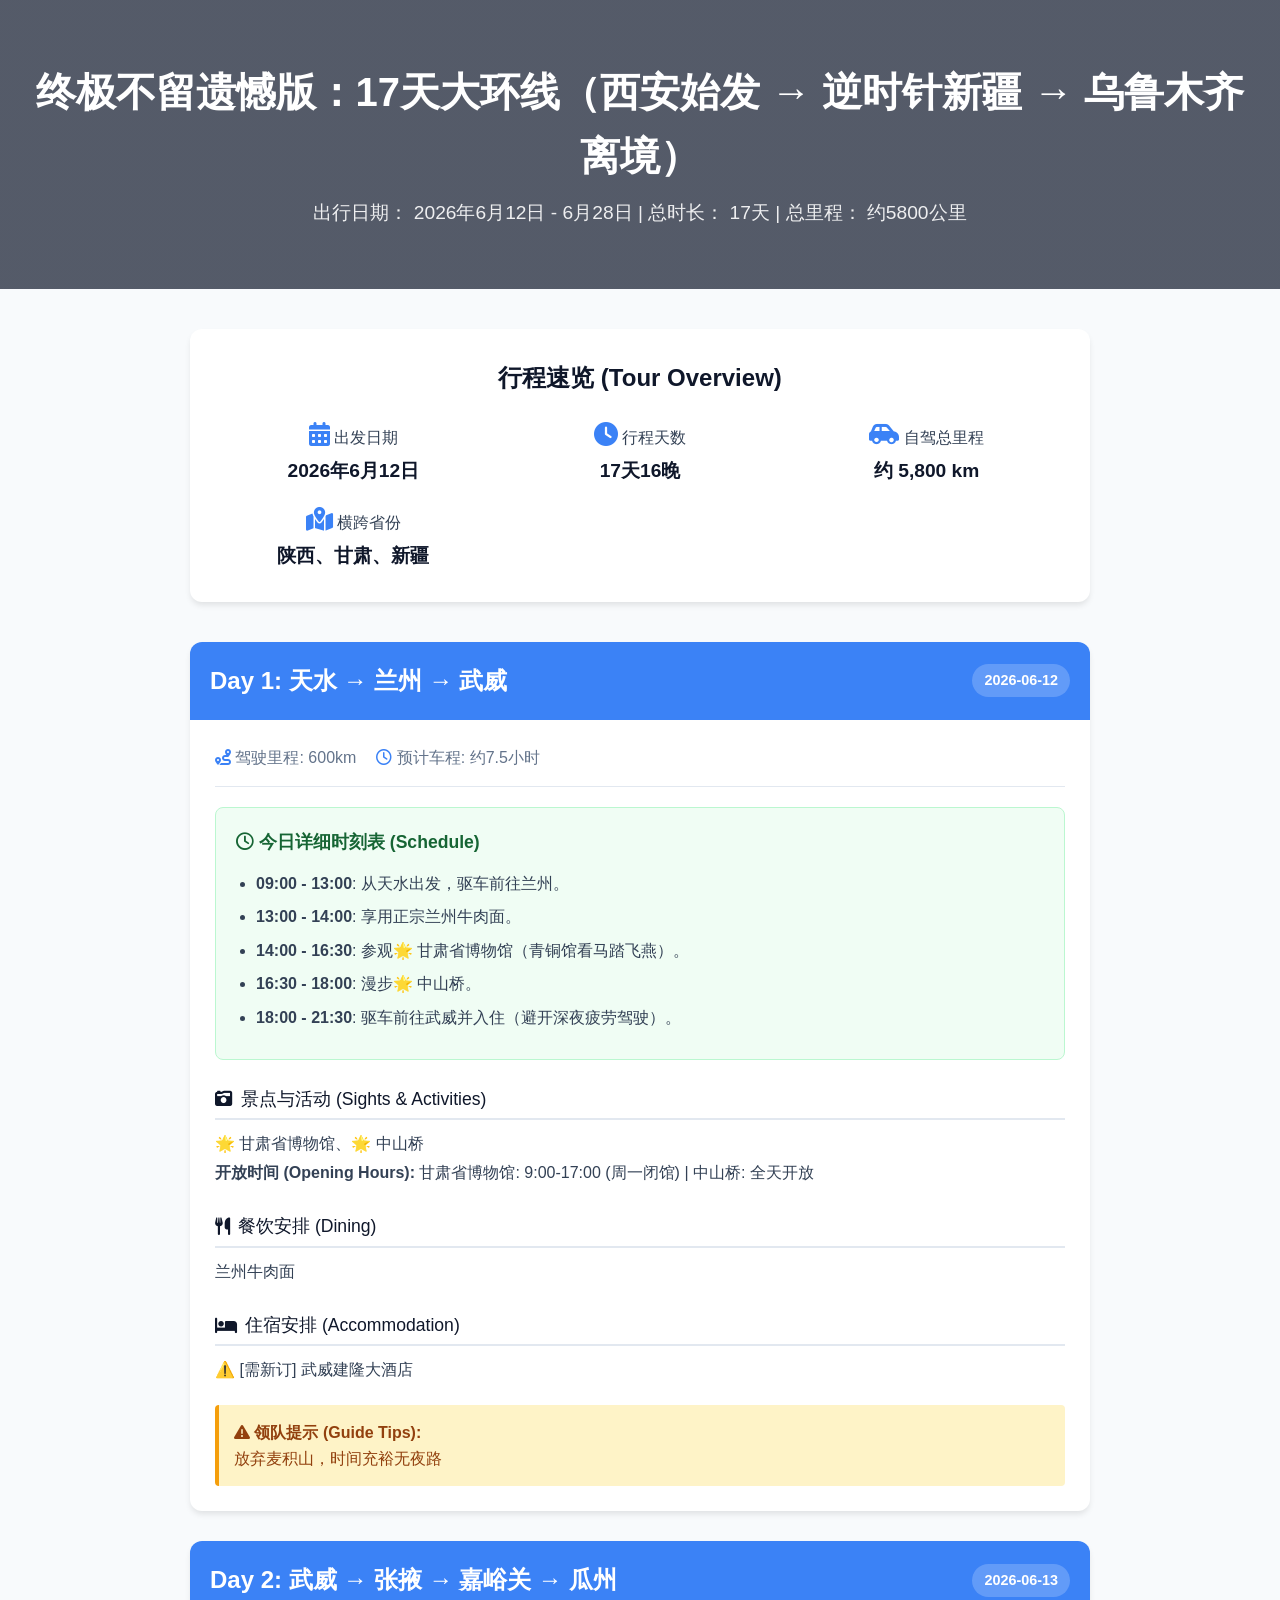
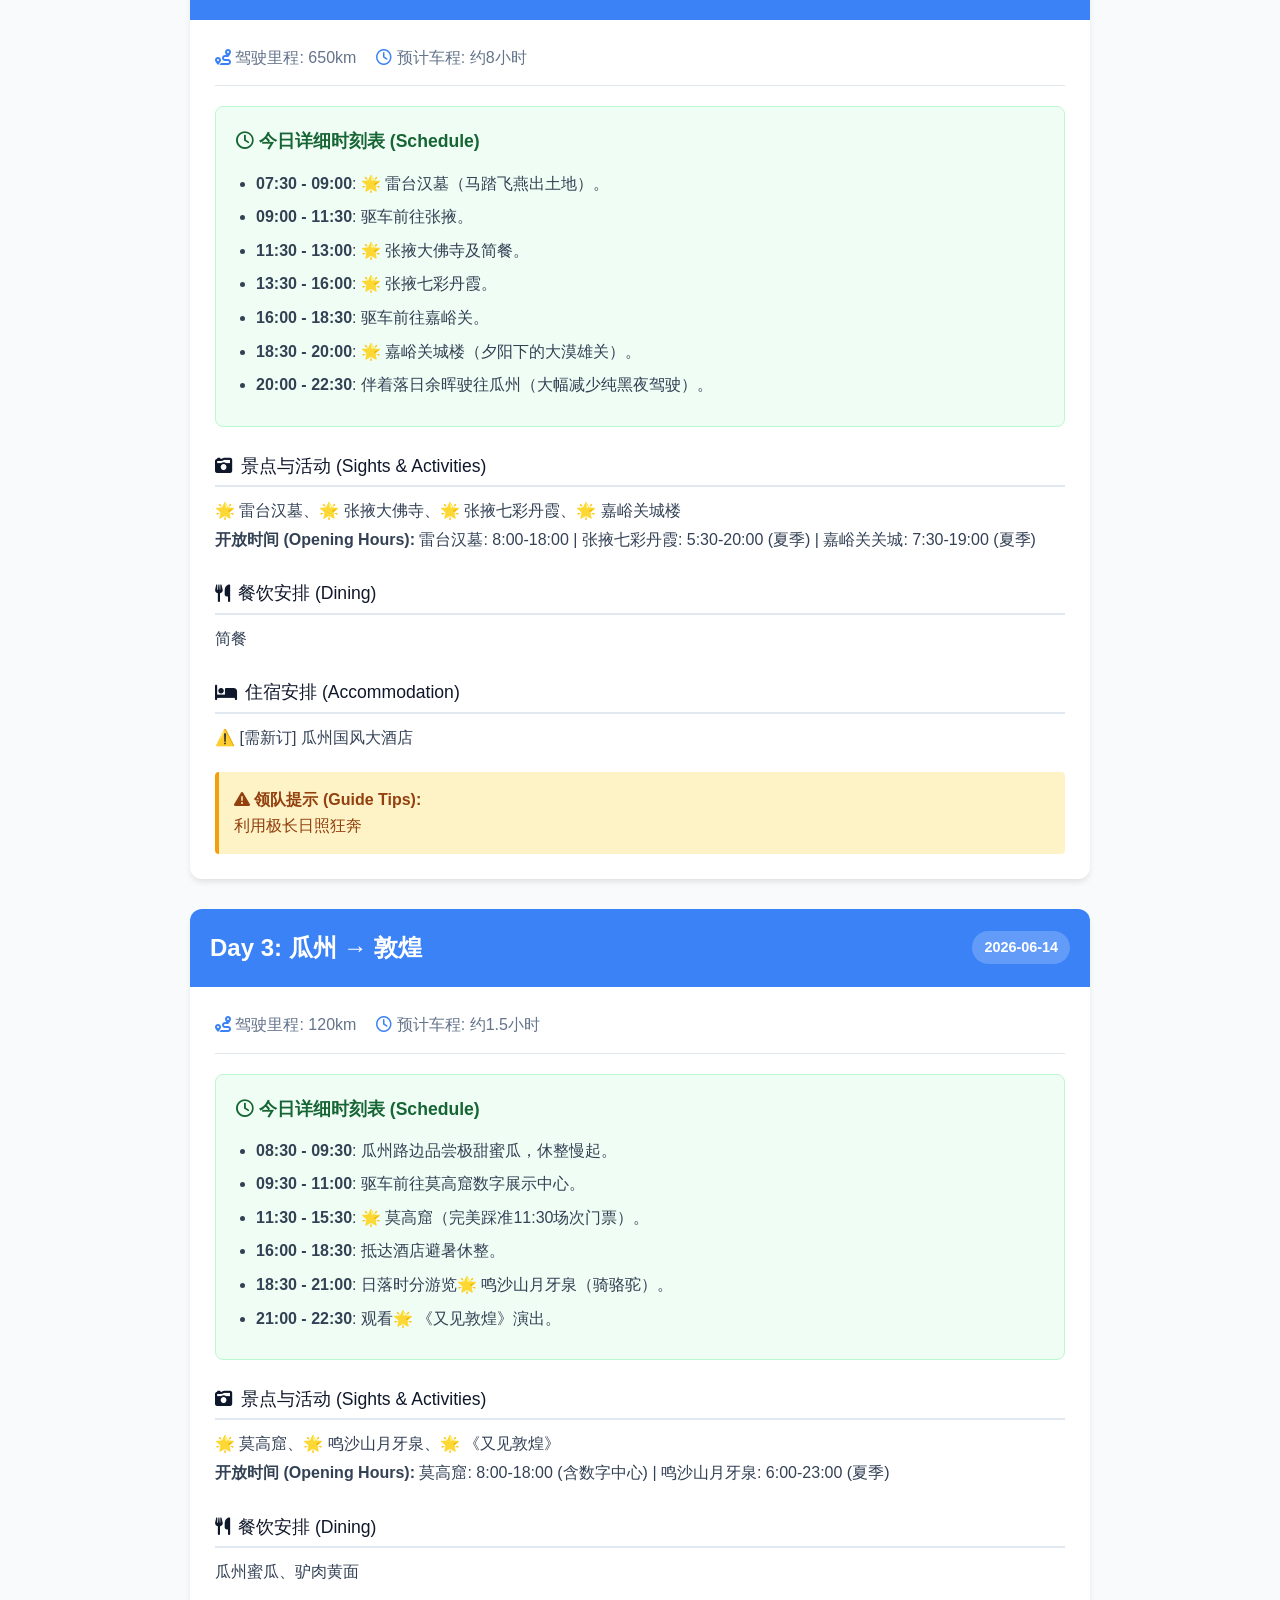
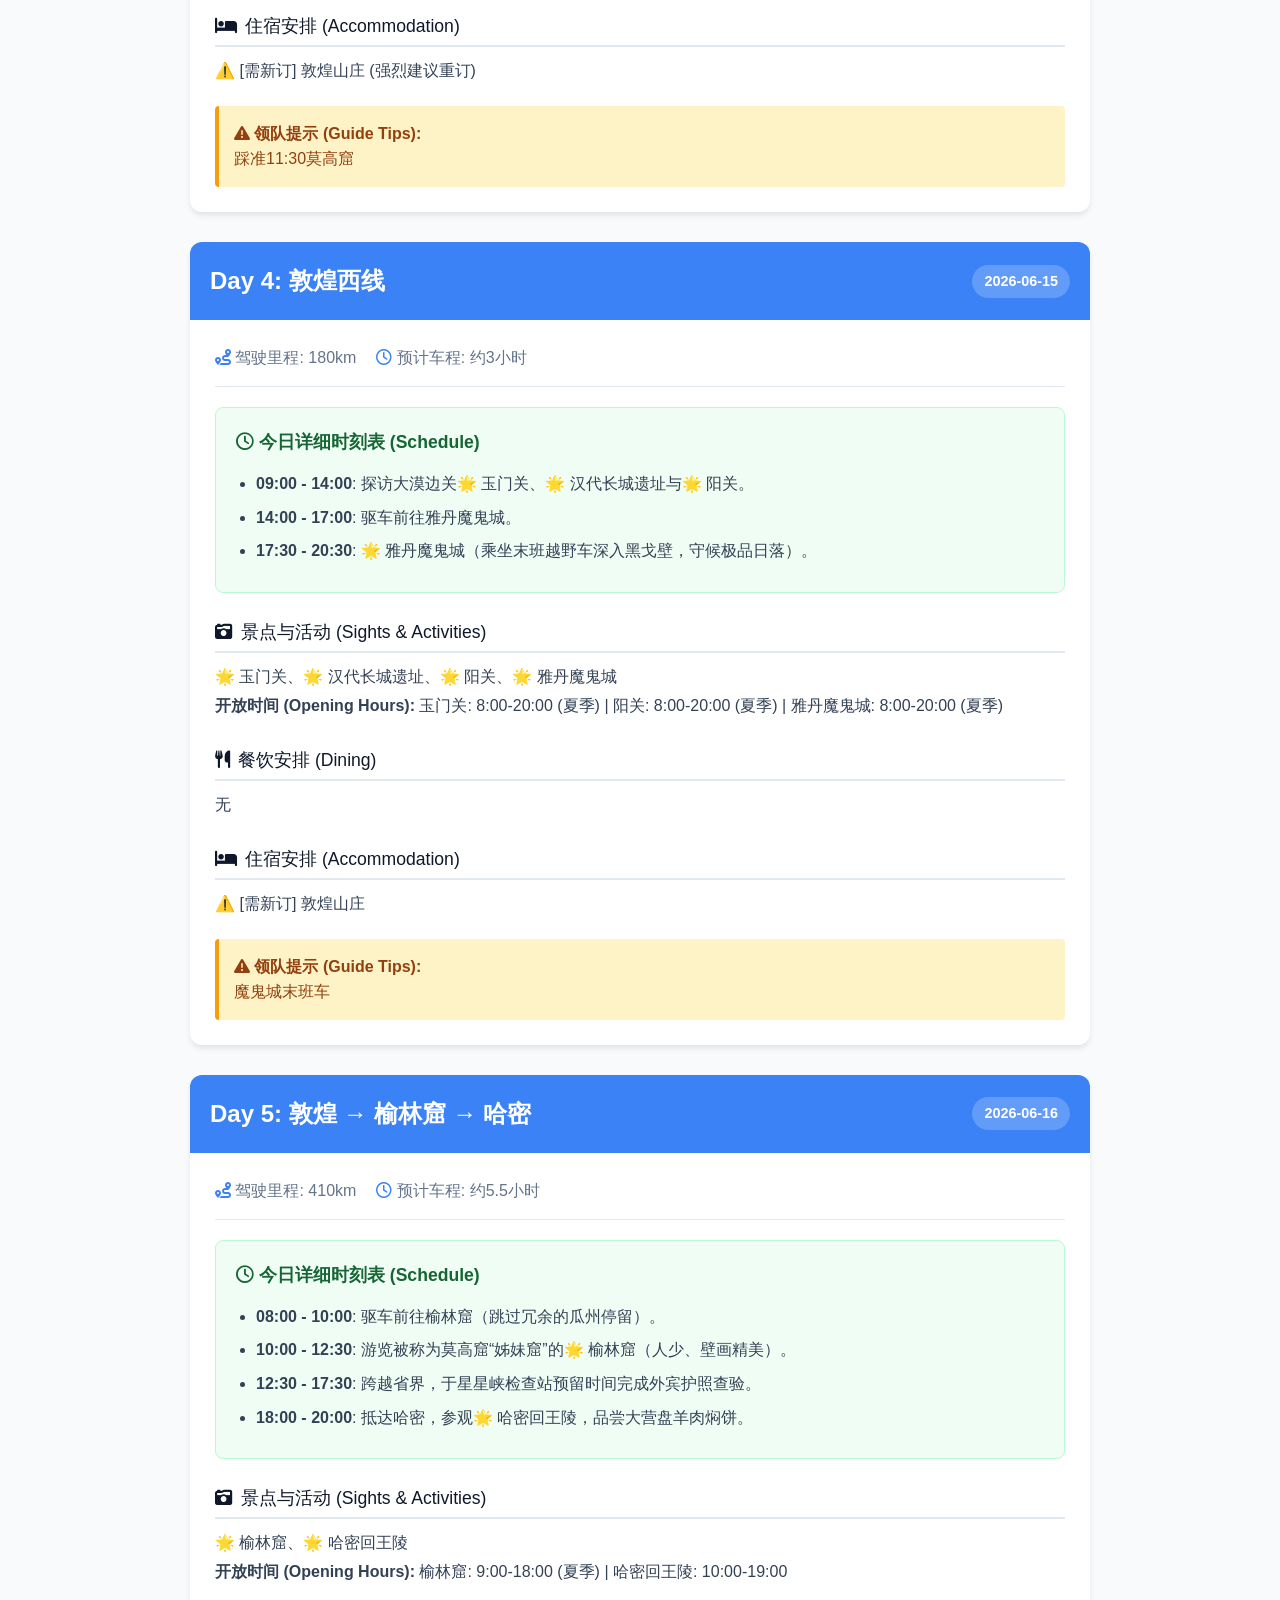
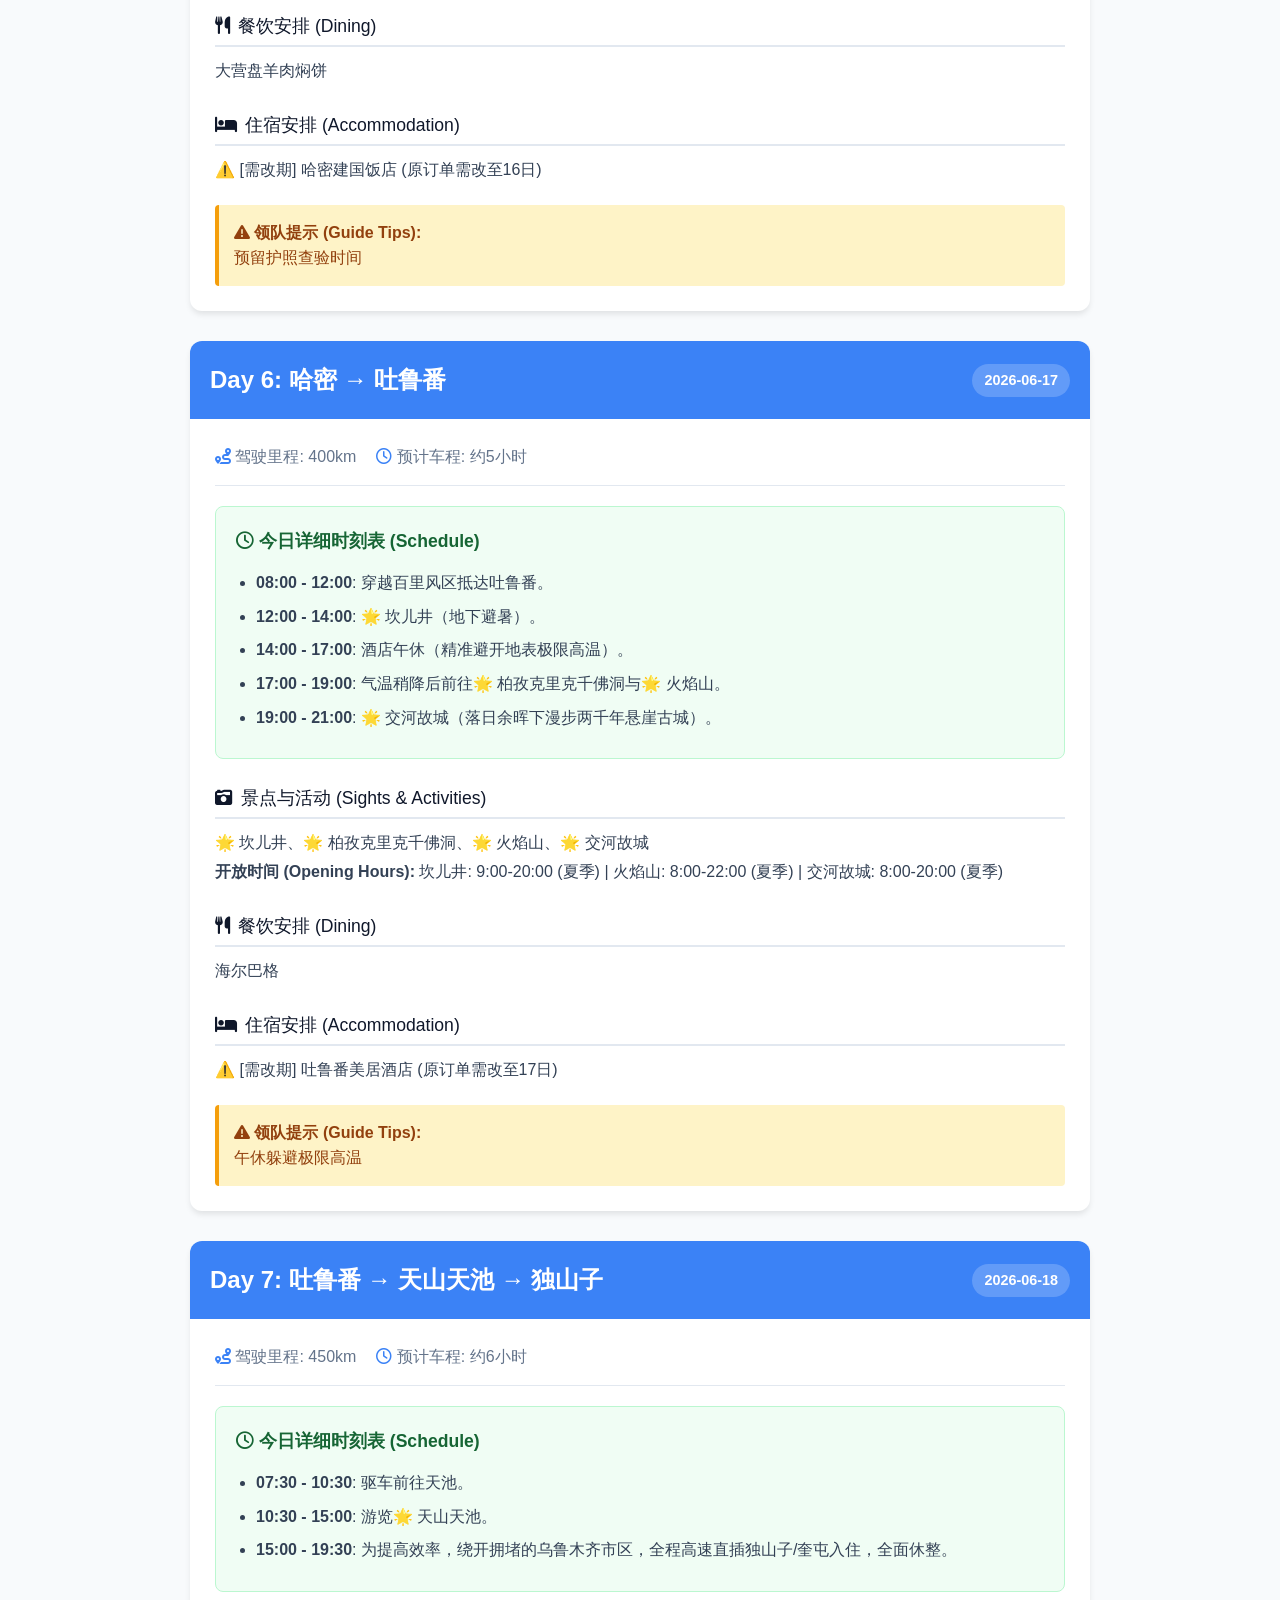
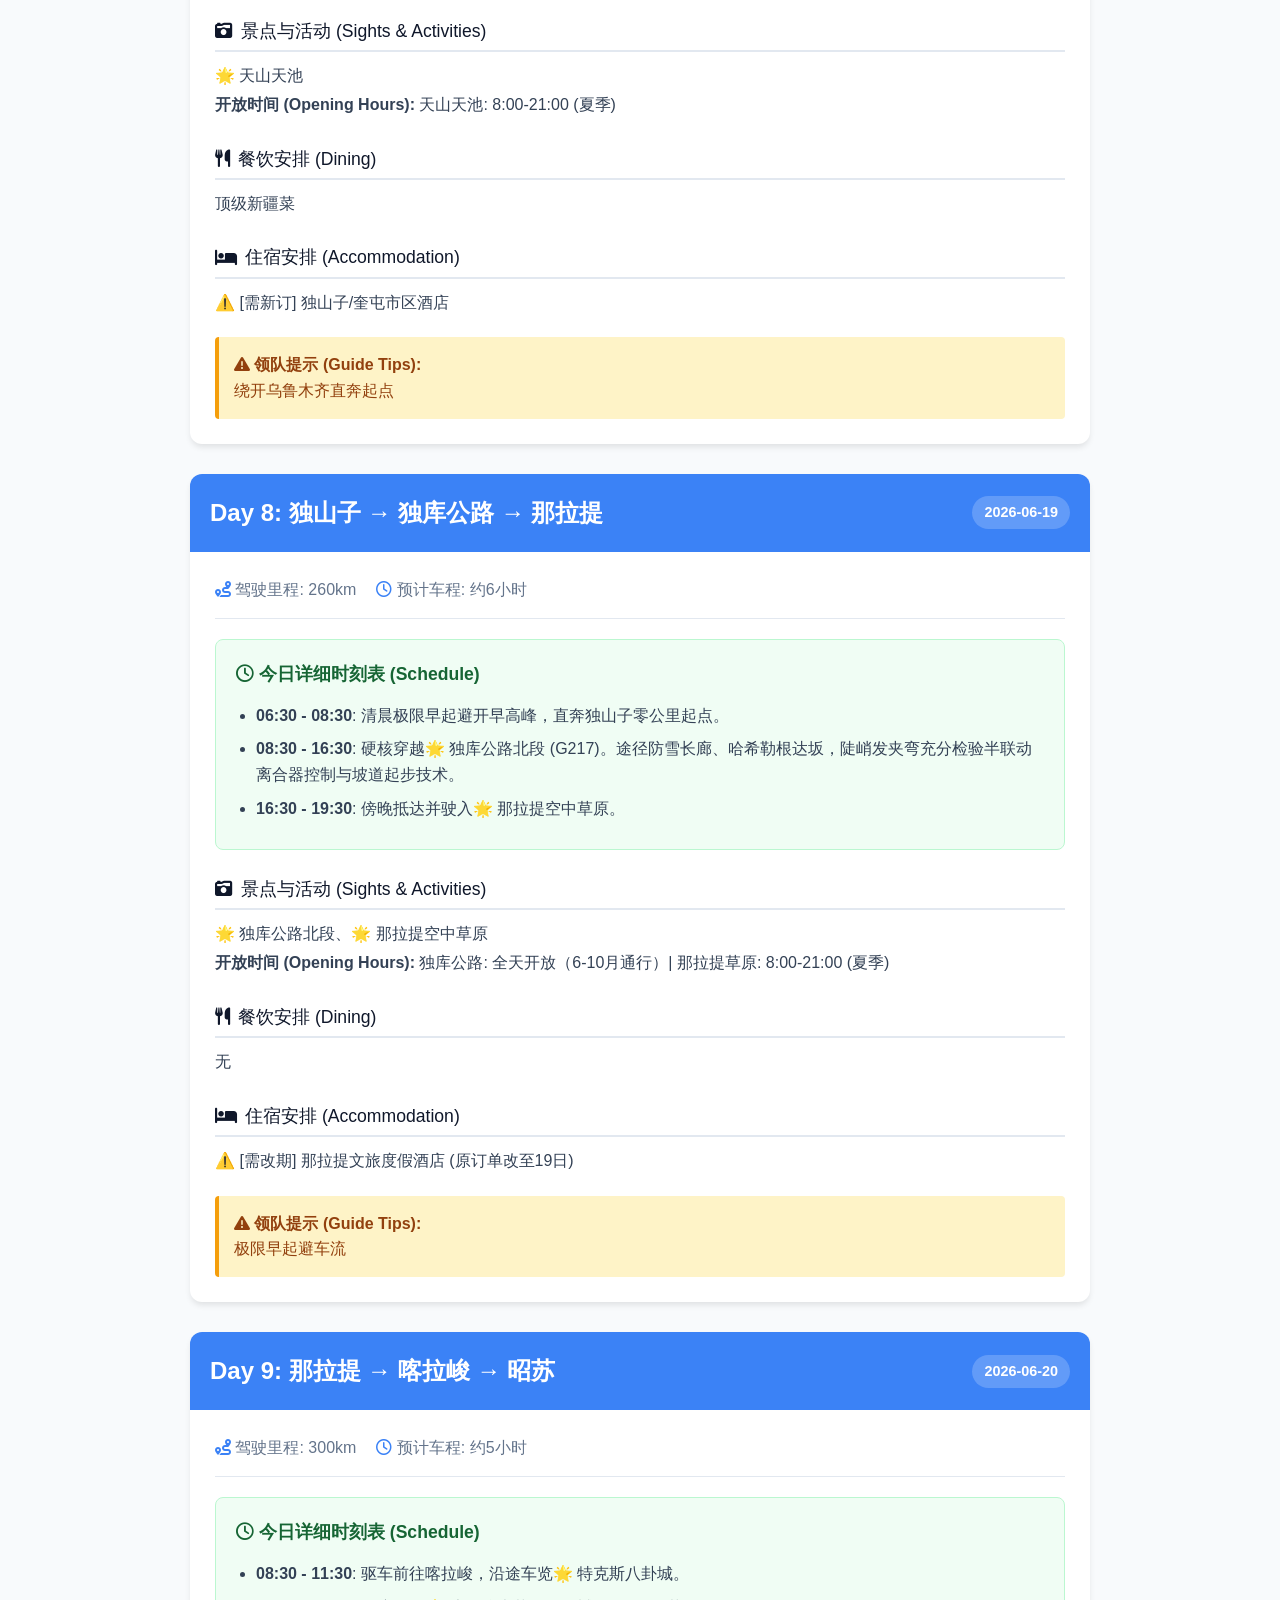
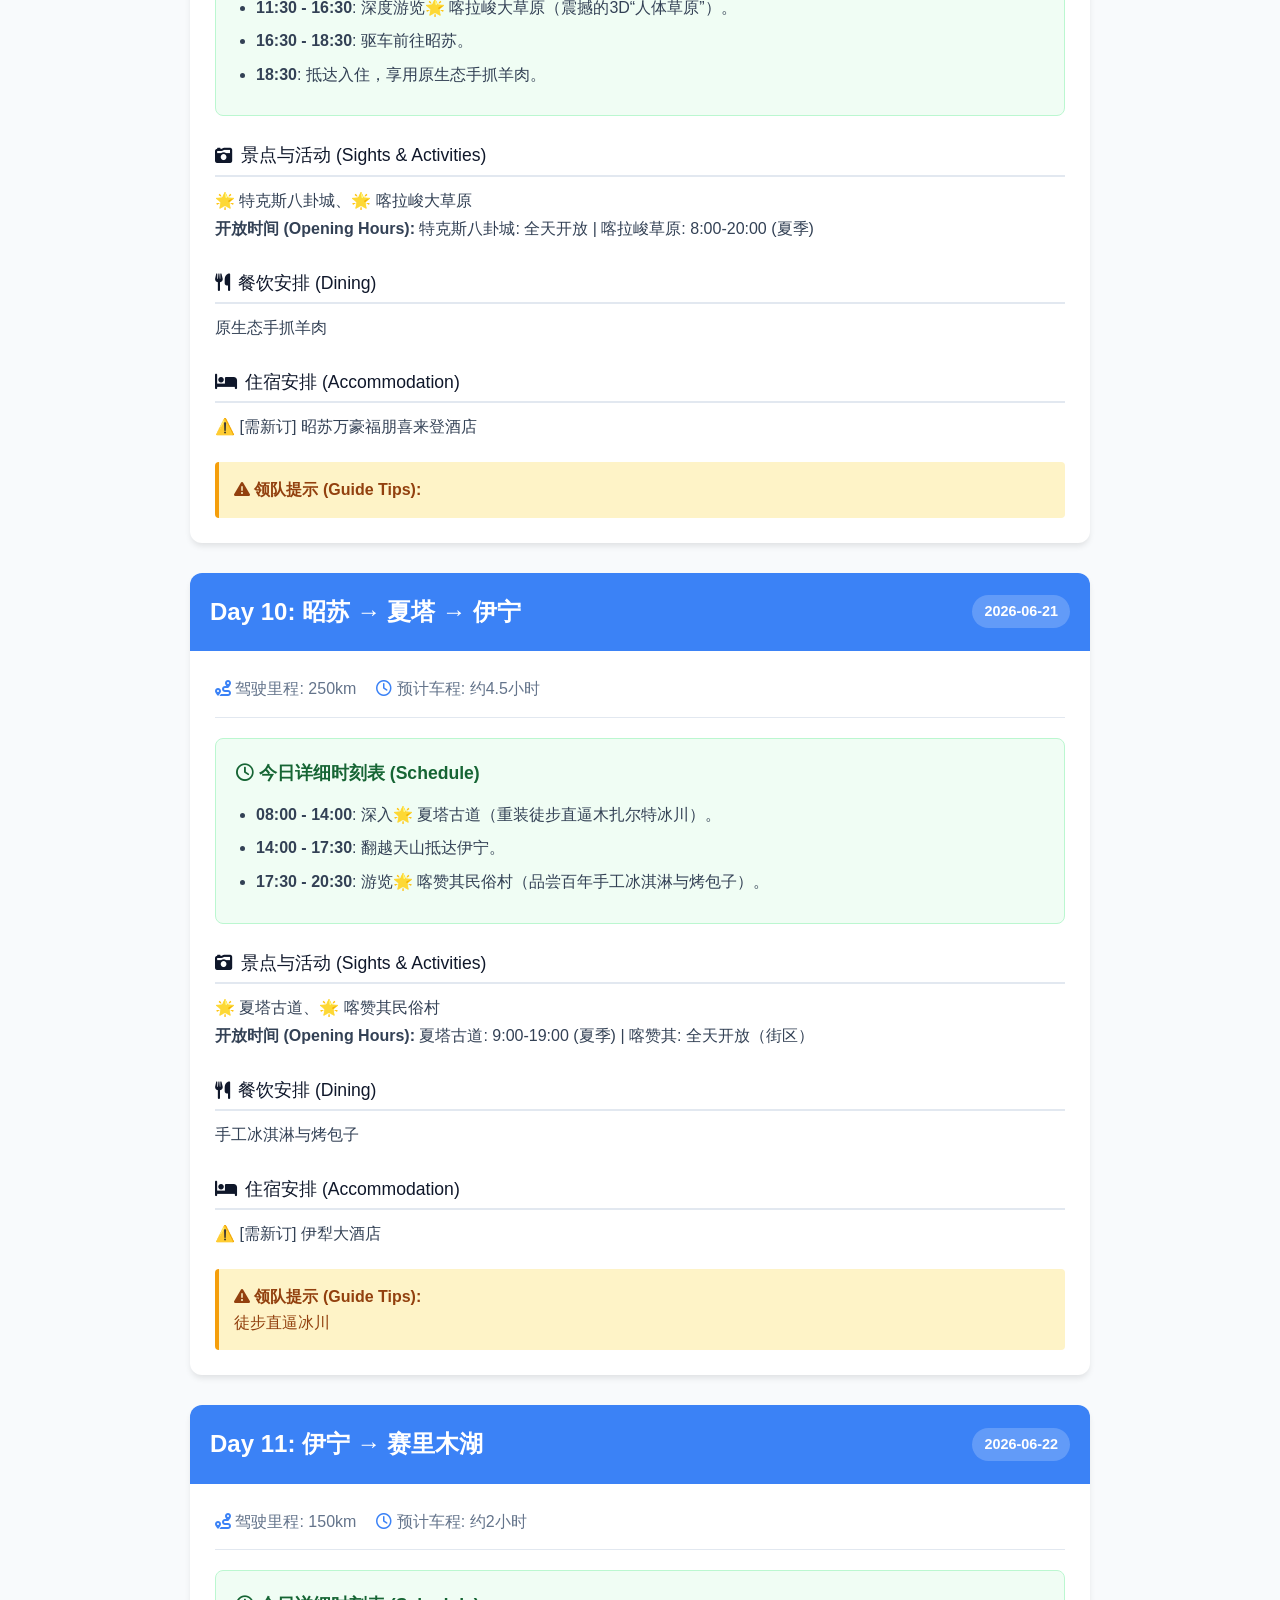
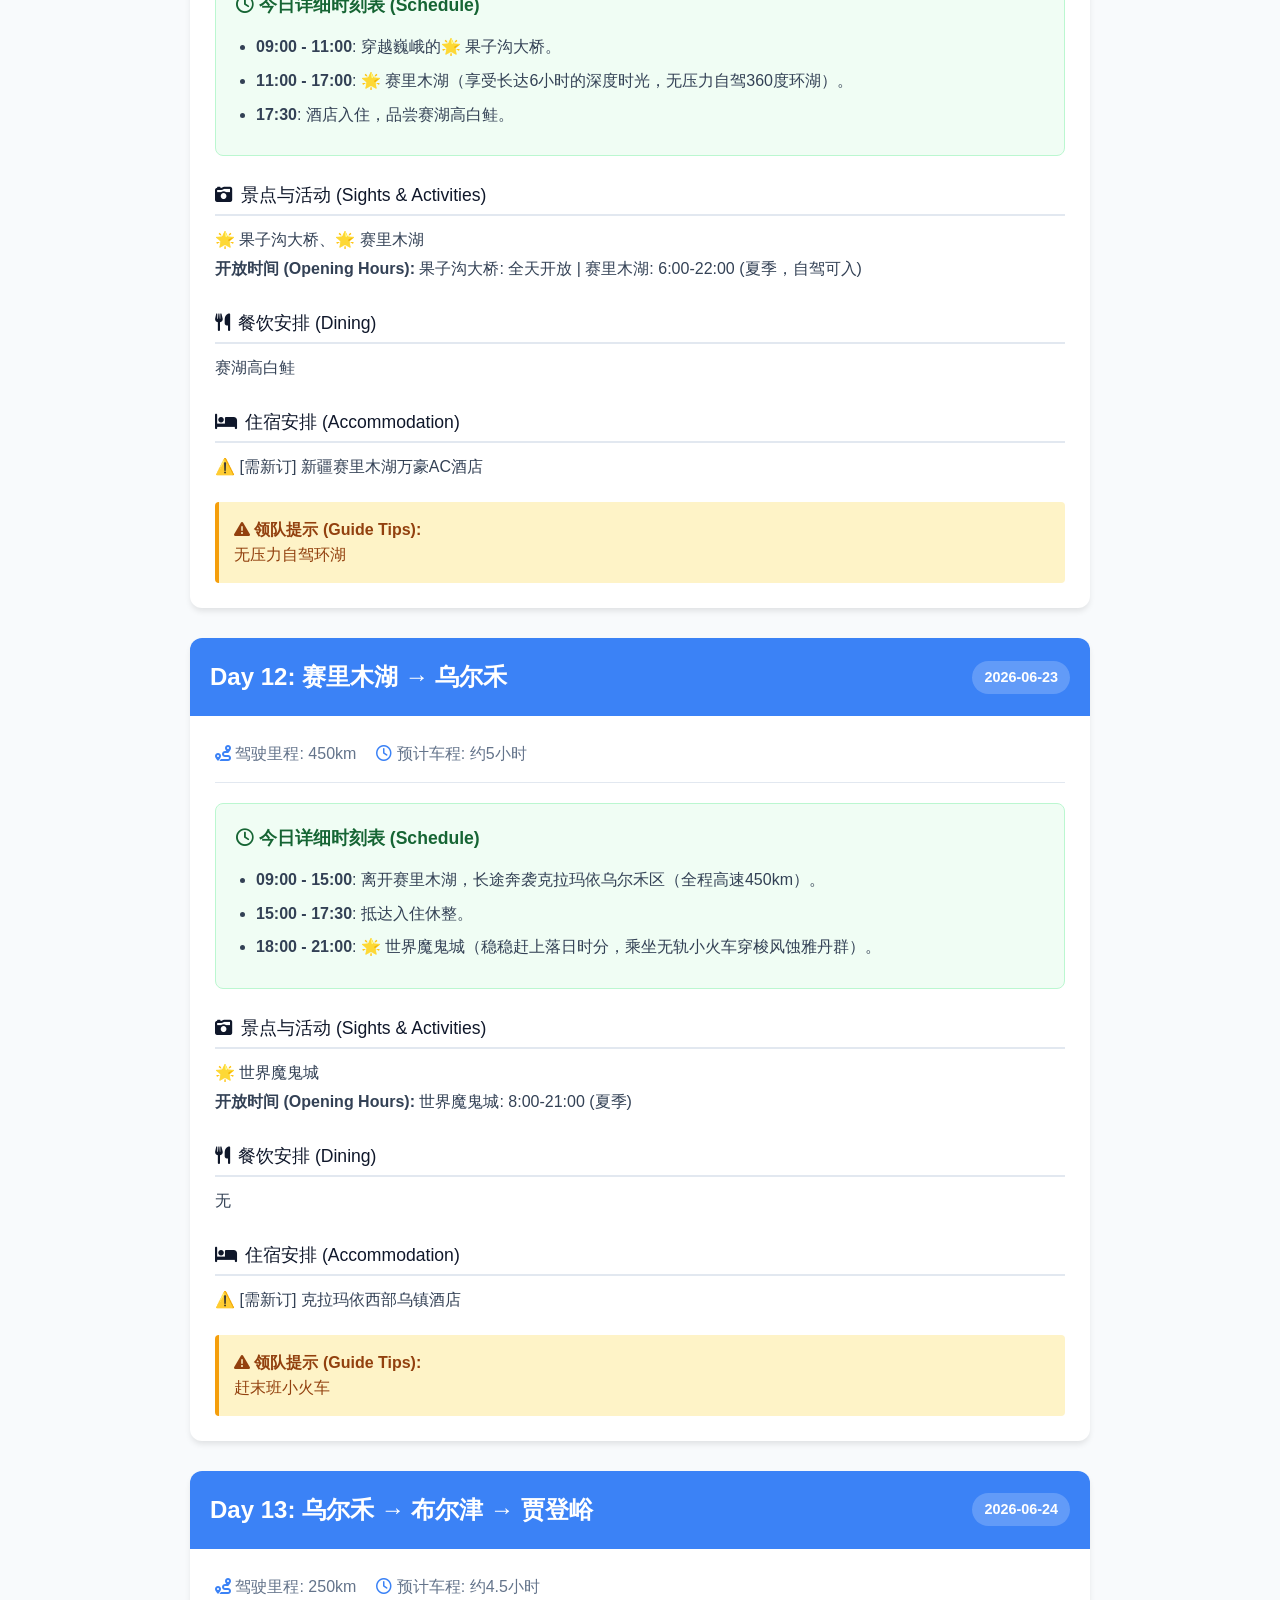
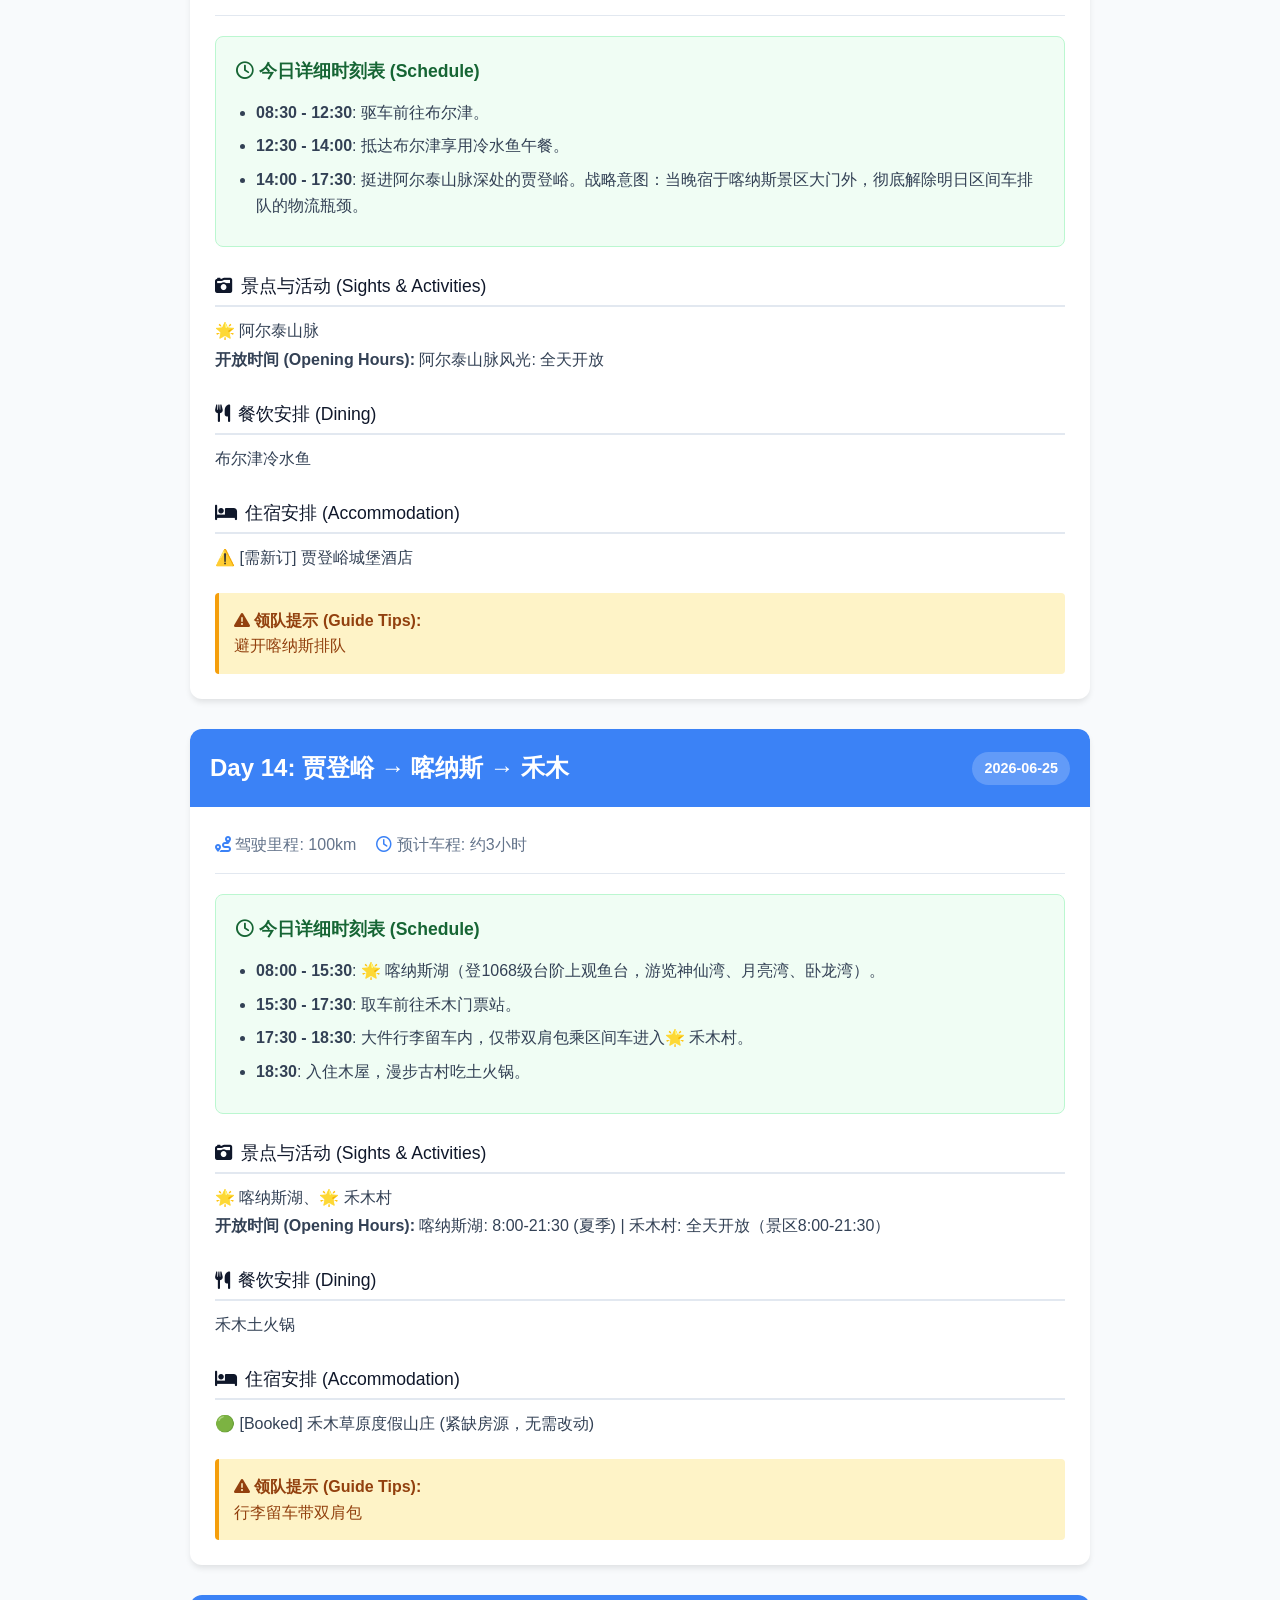
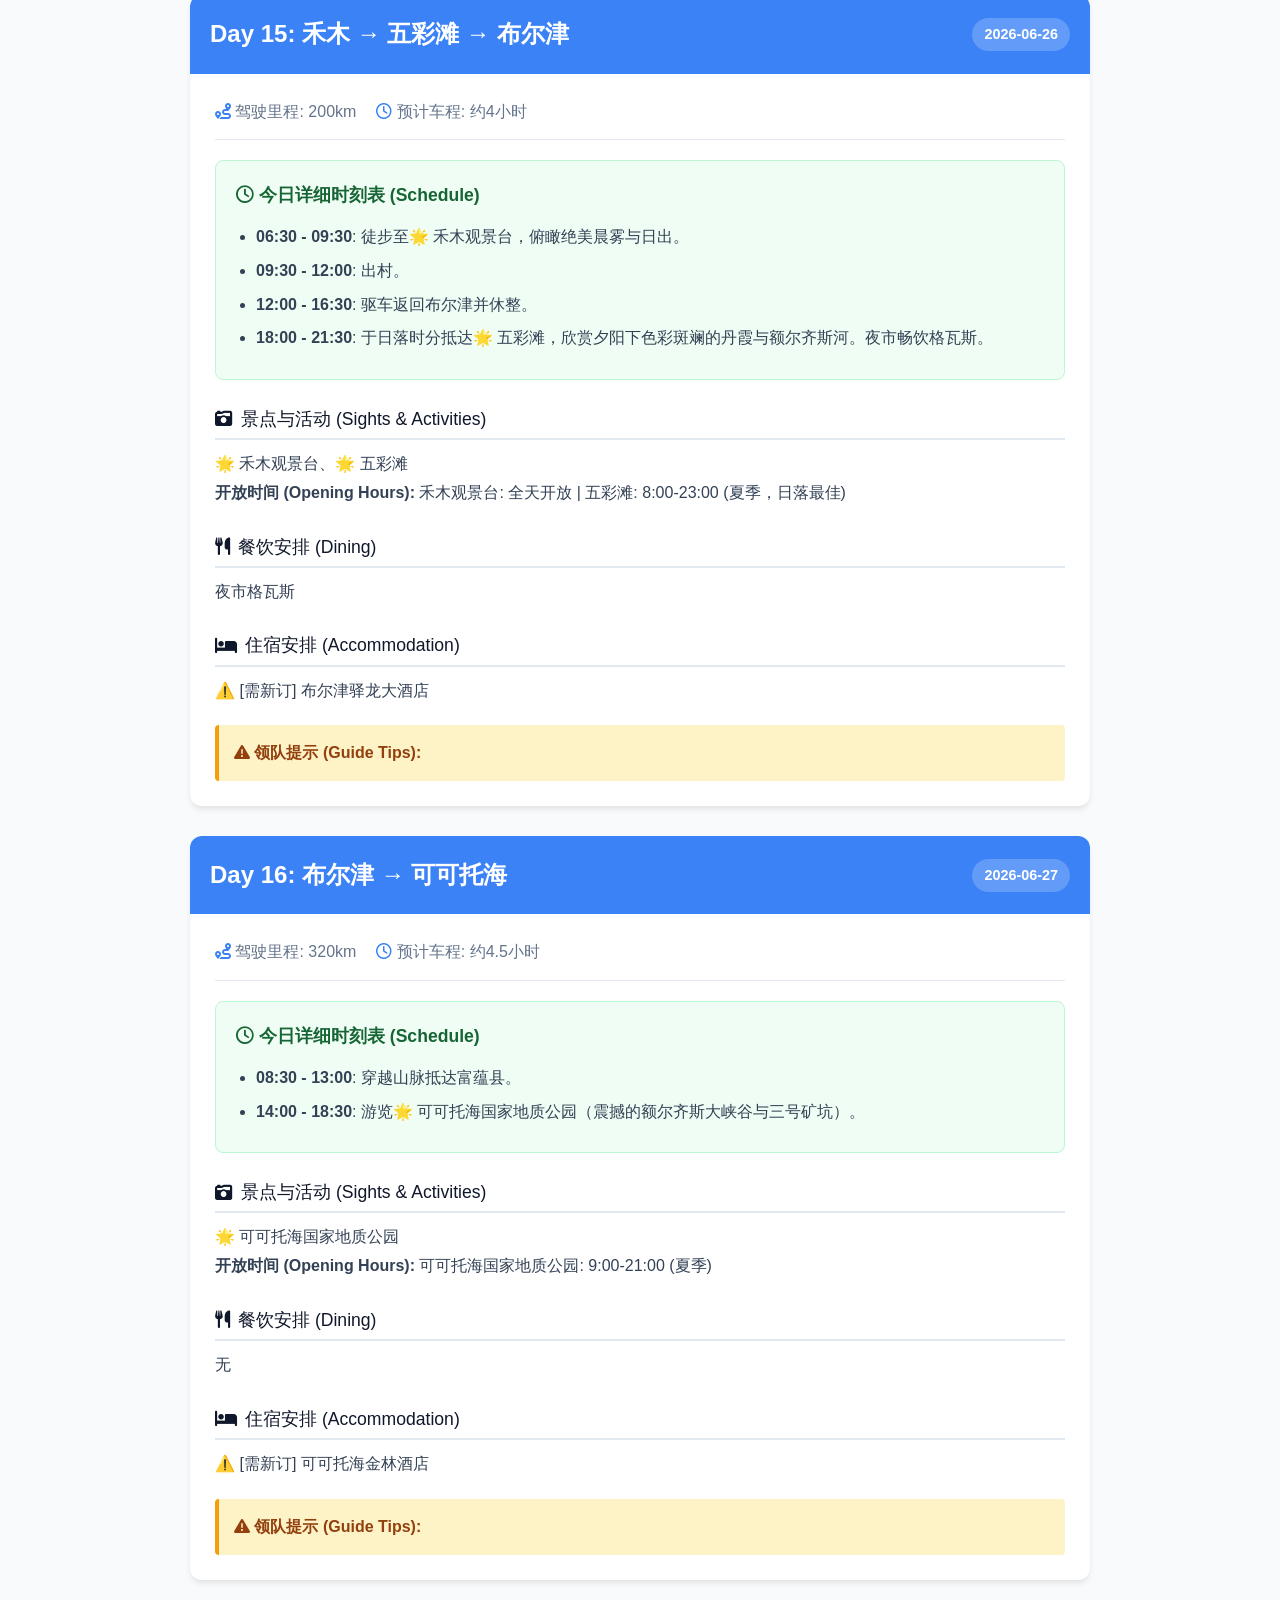
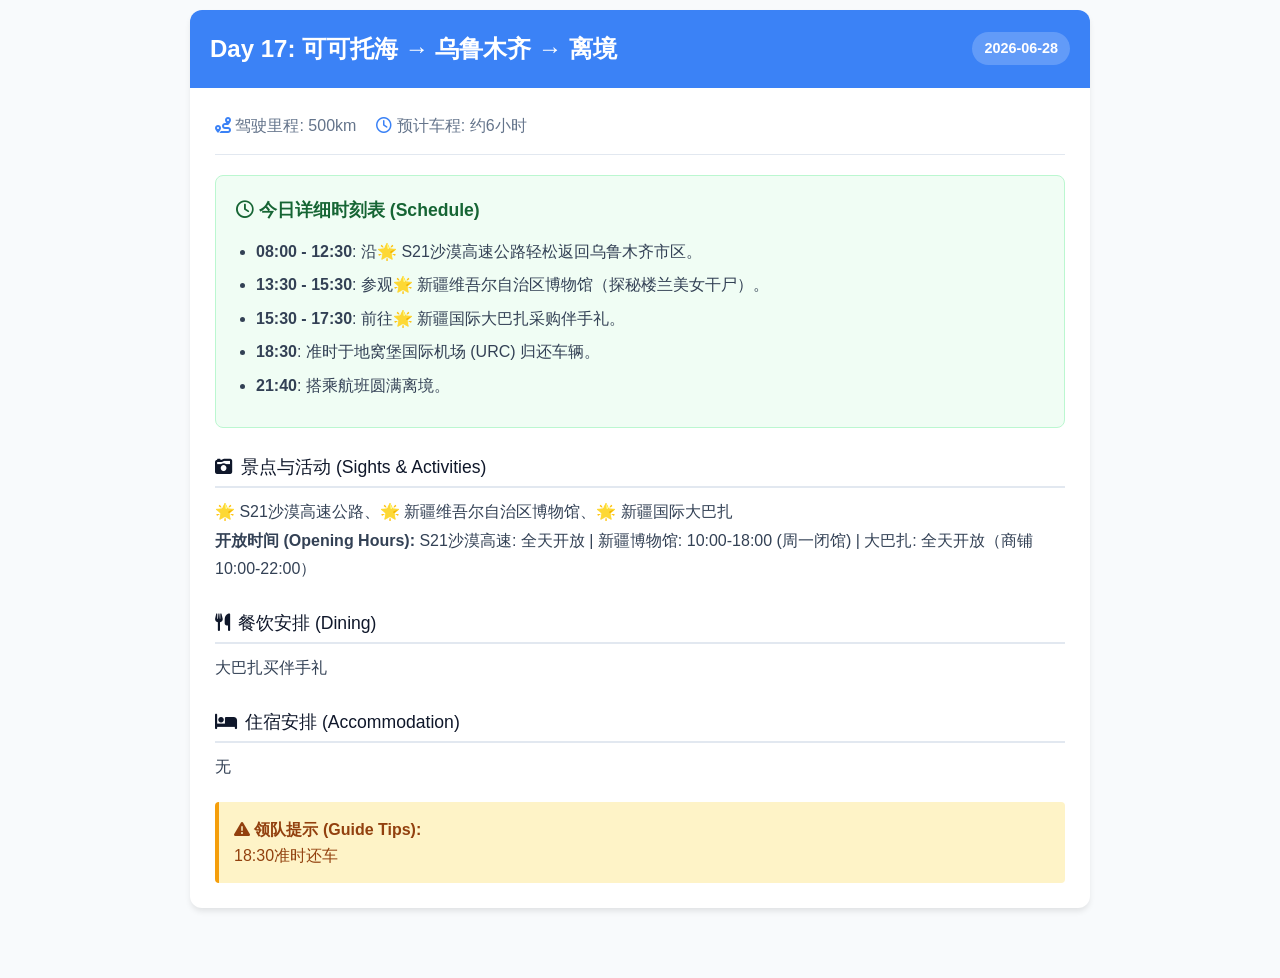
<file: route_d_tour_package.html>
<!DOCTYPE html>
<html lang="zh-CN">
<head>
  <meta charset="UTF-8">
  <meta name="viewport" content="width=device-width, initial-scale=1.0">
  <title>2026 新疆丝路自驾环线 - 专业行程单 (17 Days)</title>
  <link rel="stylesheet" href="https://cdnjs.cloudflare.com/ajax/libs/font-awesome/6.4.0/css/all.min.css">
  <style>
    body { font-family: -apple-system, BlinkMacSystemFont, "Segoe UI", Roboto, Helvetica, Arial, sans-serif; line-height: 1.6; color: #334155; background-color: #f8fafc; margin: 0; padding: 0; }
    .header { background: linear-gradient(rgba(15, 23, 42, 0.7), rgba(15, 23, 42, 0.7)), url('https://images.unsplash.com/photo-1596484552834-6a58f850e0a1?auto=format&fit=crop&w=1600&q=80') center/cover; color: white; padding: 60px 20px; text-align: center; }
    .header h1 { margin: 0 0 10px 0; font-size: 2.5rem; }
    .header p { margin: 0; font-size: 1.2rem; opacity: 0.9; }
    .container { max-width: 900px; margin: 0 auto; padding: 40px 20px; }
    .summary-card { background: white; padding: 30px; border-radius: 12px; box-shadow: 0 4px 6px -1px rgba(0, 0, 0, 0.1); margin-bottom: 40px; }
    .summary-grid { display: grid; grid-template-columns: repeat(auto-fit, minmax(200px, 1fr)); gap: 20px; margin-top: 20px; }
    .summary-item { text-align: center; }
    .summary-item i { font-size: 24px; color: #3b82f6; margin-bottom: 10px; }
    .summary-item strong { display: block; font-size: 1.2rem; color: #0f172a; }
    .day-card { background: white; border-radius: 12px; box-shadow: 0 4px 6px -1px rgba(0, 0, 0, 0.1); margin-bottom: 30px; overflow: hidden; page-break-inside: avoid; }
    .day-header { background: #3b82f6; color: white; padding: 20px; display: flex; justify-content: space-between; align-items: center; }
    .day-header h2 { margin: 0; font-size: 1.5rem; }
    .day-date { font-weight: bold; background: rgba(255,255,255,0.2); padding: 5px 12px; border-radius: 20px; font-size: 0.9rem; }
    .day-body { padding: 25px; }
    .info-bar { display: flex; gap: 20px; margin-bottom: 20px; color: #64748b; font-weight: 500; border-bottom: 1px solid #e2e8f0; padding-bottom: 15px; }
    .info-bar i { color: #3b82f6; }
    .section-title { font-size: 1.1rem; color: #0f172a; margin: 25px 0 10px 0; display: flex; align-items: center; gap: 8px; border-bottom: 2px solid #e2e8f0; padding-bottom: 5px; }
    .schedule-box { background: #f0fdf4; border: 1px solid #bbf7d0; padding: 20px; border-radius: 8px; margin-top: 20px; }
    .schedule-box h3 { margin: 0 0 15px 0; color: #166534; font-size: 1.1rem; }
    .schedule-box ul { margin: 0; padding-left: 20px; }
    .schedule-box li { margin-bottom: 8px; }
    .sights-text, .food-text, .accom-text { line-height: 1.8; }
    .practical { background: #fef3c7; border-left: 4px solid #f59e0b; padding: 15px; margin-top: 20px; border-radius: 4px; color: #92400e; }
    a { color: #3b82f6; text-decoration: none; }
    a:hover { text-decoration: underline; }
    @media print {
      body { background: white; }
      .header { padding: 40px 0; background: white; color: black; border-bottom: 2px solid #000; }
      .container { padding: 20px 0; }
      .day-card { box-shadow: none; border: 1px solid #ccc; margin-bottom: 20px; }
      .day-header { background: #f1f5f9; color: #000; border-bottom: 1px solid #ccc; }
      .day-date { background: transparent; color: #666; border: 1px solid #ccc; }
      .schedule-box { background: white; border: 1px solid #ccc; }
      .practical { background: white; border: 1px dashed #ccc; }
    }
  </style>
</head>
<body>
  <div class="header">
    <h1>终极不留遗憾版：17天大环线（西安始发 → 逆时针新疆 → 乌鲁木齐离境）</h1>
    <p>出行日期： 2026年6月12日 - 6月28日 | 总时长： 17天 | 总里程： 约5800公里</p>
  </div>
  
  <div class="container">
    <div class="summary-card">
      <h2 style="margin-top: 0; color: #0f172a; text-align: center; margin-bottom: 25px;">行程速览 (Tour Overview)</h2>
      <div class="summary-grid">
        <div class="summary-item">
          <i class="fa-solid fa-calendar-days"></i>
          <span>出发日期</span>
          <strong>2026年6月12日</strong>
        </div>
        <div class="summary-item">
          <i class="fa-solid fa-clock"></i>
          <span>行程天数</span>
          <strong>17天16晚</strong>
        </div>
        <div class="summary-item">
          <i class="fa-solid fa-car-side"></i>
          <span>自驾总里程</span>
          <strong>约 5,800 km</strong>
        </div>
        <div class="summary-item">
          <i class="fa-solid fa-map-location-dot"></i>
          <span>横跨省份</span>
          <strong>陕西、甘肃、新疆</strong>
        </div>
      </div>
    </div>

    <div id="itinerary-container">
      <!-- Generated by JS -->
    </div>
  </div>

  <!-- Dynamic Cache Busting Script Loader -->
  <script>
    const version = new Date().getTime();
    const script = document.createElement('script');
    script.src = 'data_route_d.js?v=' + version;
    script.async = false;
    document.body.appendChild(script);

    script.onload = () => {
      const container = document.getElementById('itinerary-container');
      
      if (typeof itineraryDataD === 'undefined') {
        container.innerHTML = '<p>Error loading itinerary data.</p>';
        return;
      }
      
      itineraryDataD.forEach(day => {
      const card = document.createElement('div');
      card.className = 'day-card';
      
      card.innerHTML = `
        <div class="day-header">
          <h2>Day ${day.day}: ${day.title}</h2>
          <span class="day-date">${day.date}</span>
        </div>
        <div class="day-body">
          <div class="info-bar">
            <span><i class="fa-solid fa-route"></i> 驾驶里程: ${day.distance}</span>
            <span><i class="fa-regular fa-clock"></i> 预计车程: ${day.time}</span>
          </div>
          
          <div class="schedule-box">
            <h3><i class="fa-regular fa-clock"></i> 今日详细时刻表 (Schedule)</h3>
            ${day.schedule || '<p>时刻表暂未提供</p>'}
          </div>

          <div class="section-title"><i class="fa-solid fa-camera-retro"></i> 景点与活动 (Sights & Activities)</div>
          <div class="sights-text">${day.sights}</div>

          <div class="section-title"><i class="fa-solid fa-utensils"></i> 餐饮安排 (Dining)</div>
          <div class="food-text">${day.food}</div>

          <div class="section-title"><i class="fa-solid fa-bed"></i> 住宿安排 (Accommodation)</div>
          <div class="accom-text">${day.accommodation}</div>

          <div class="practical">
            <strong><i class="fa-solid fa-triangle-exclamation"></i> 领队提示 (Guide Tips):</strong><br>
            ${day.practical}
          </div>
        </div>
      `;
      
      container.appendChild(card);
    });
    };
  </script>
</body>
</html>
</file>
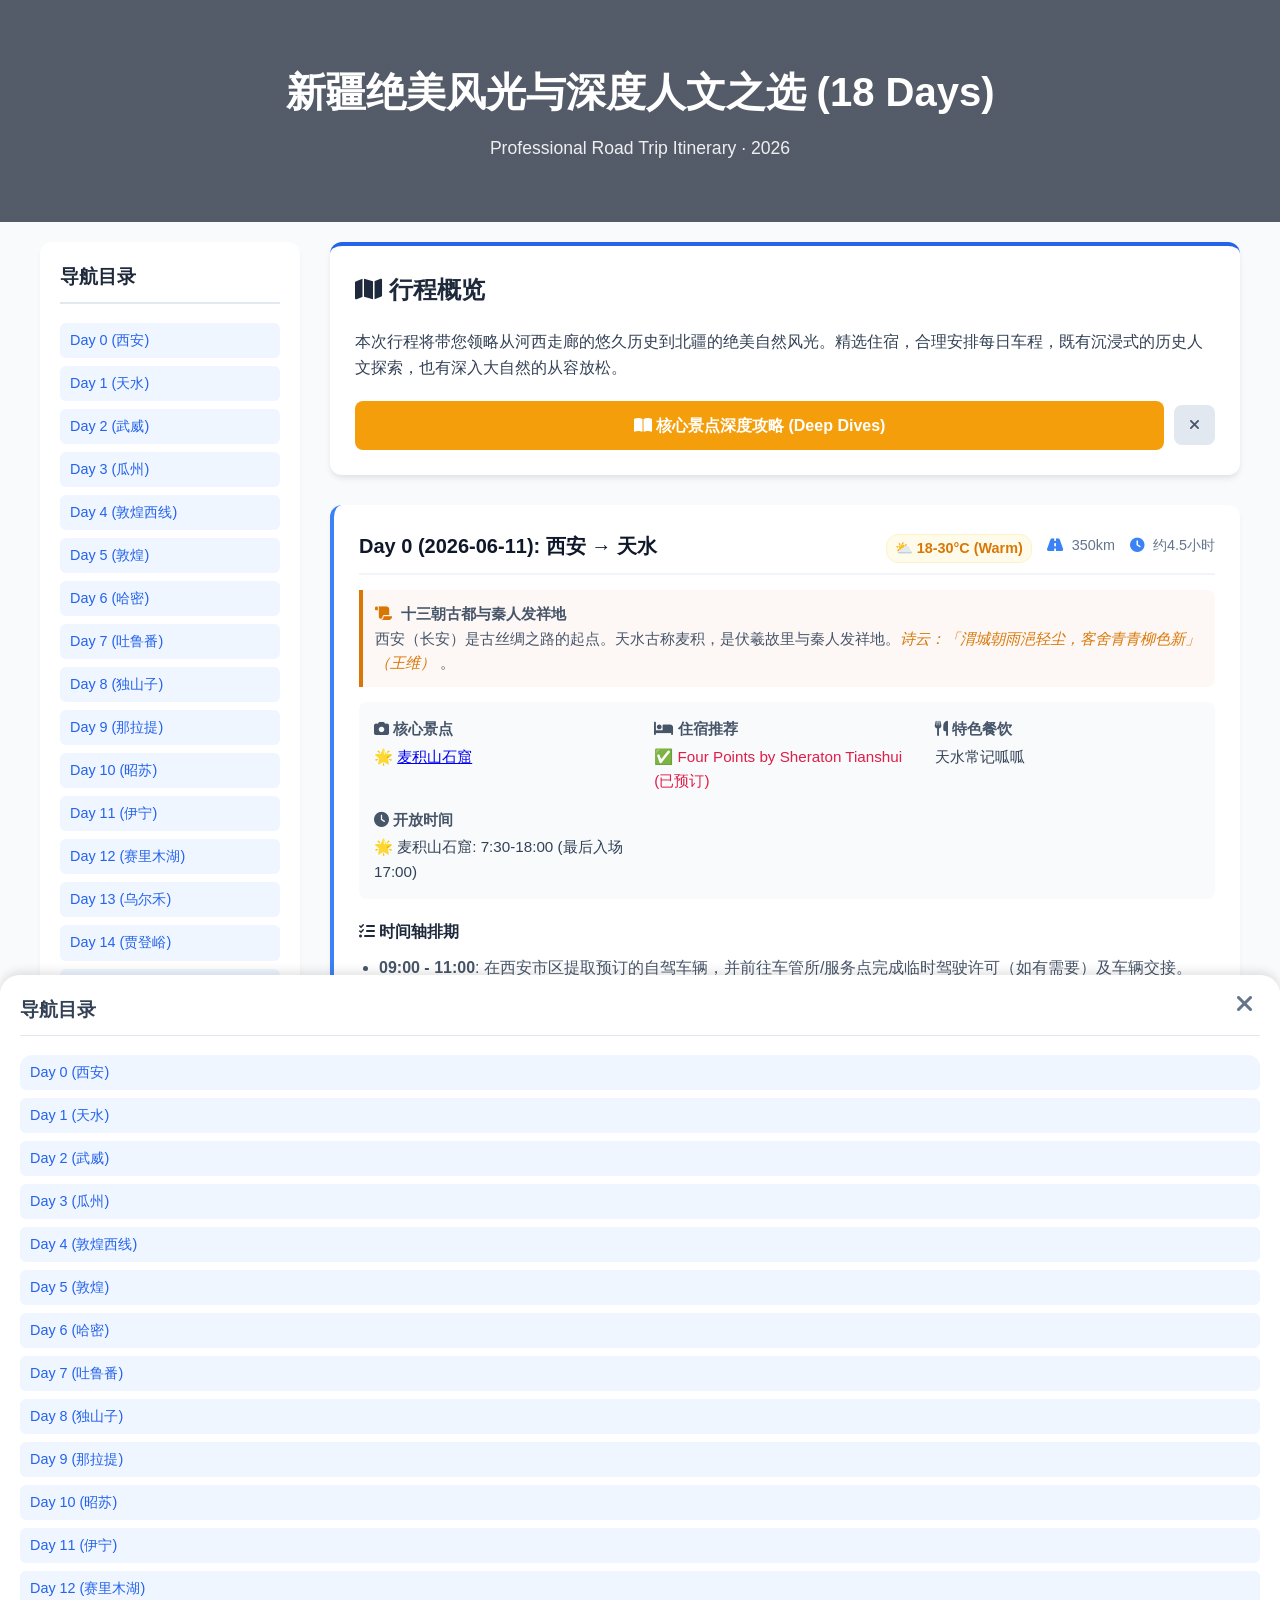
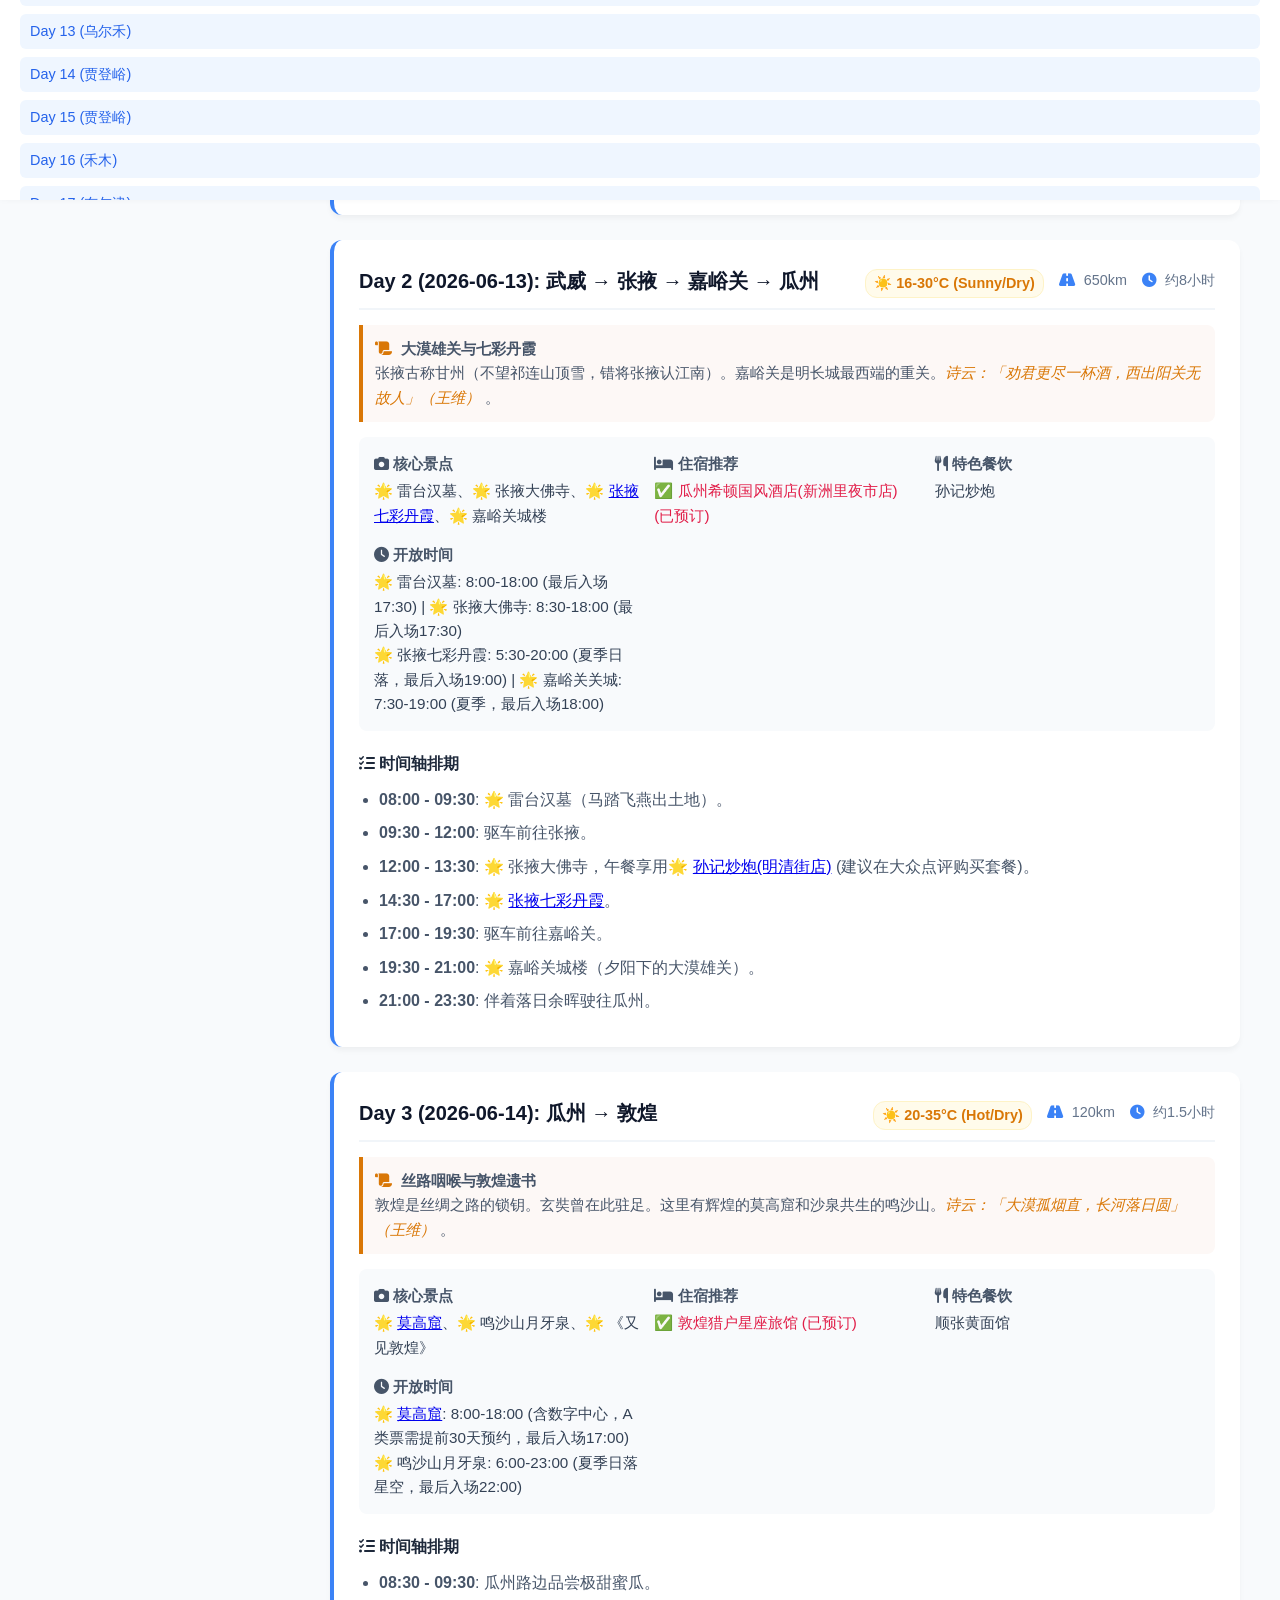
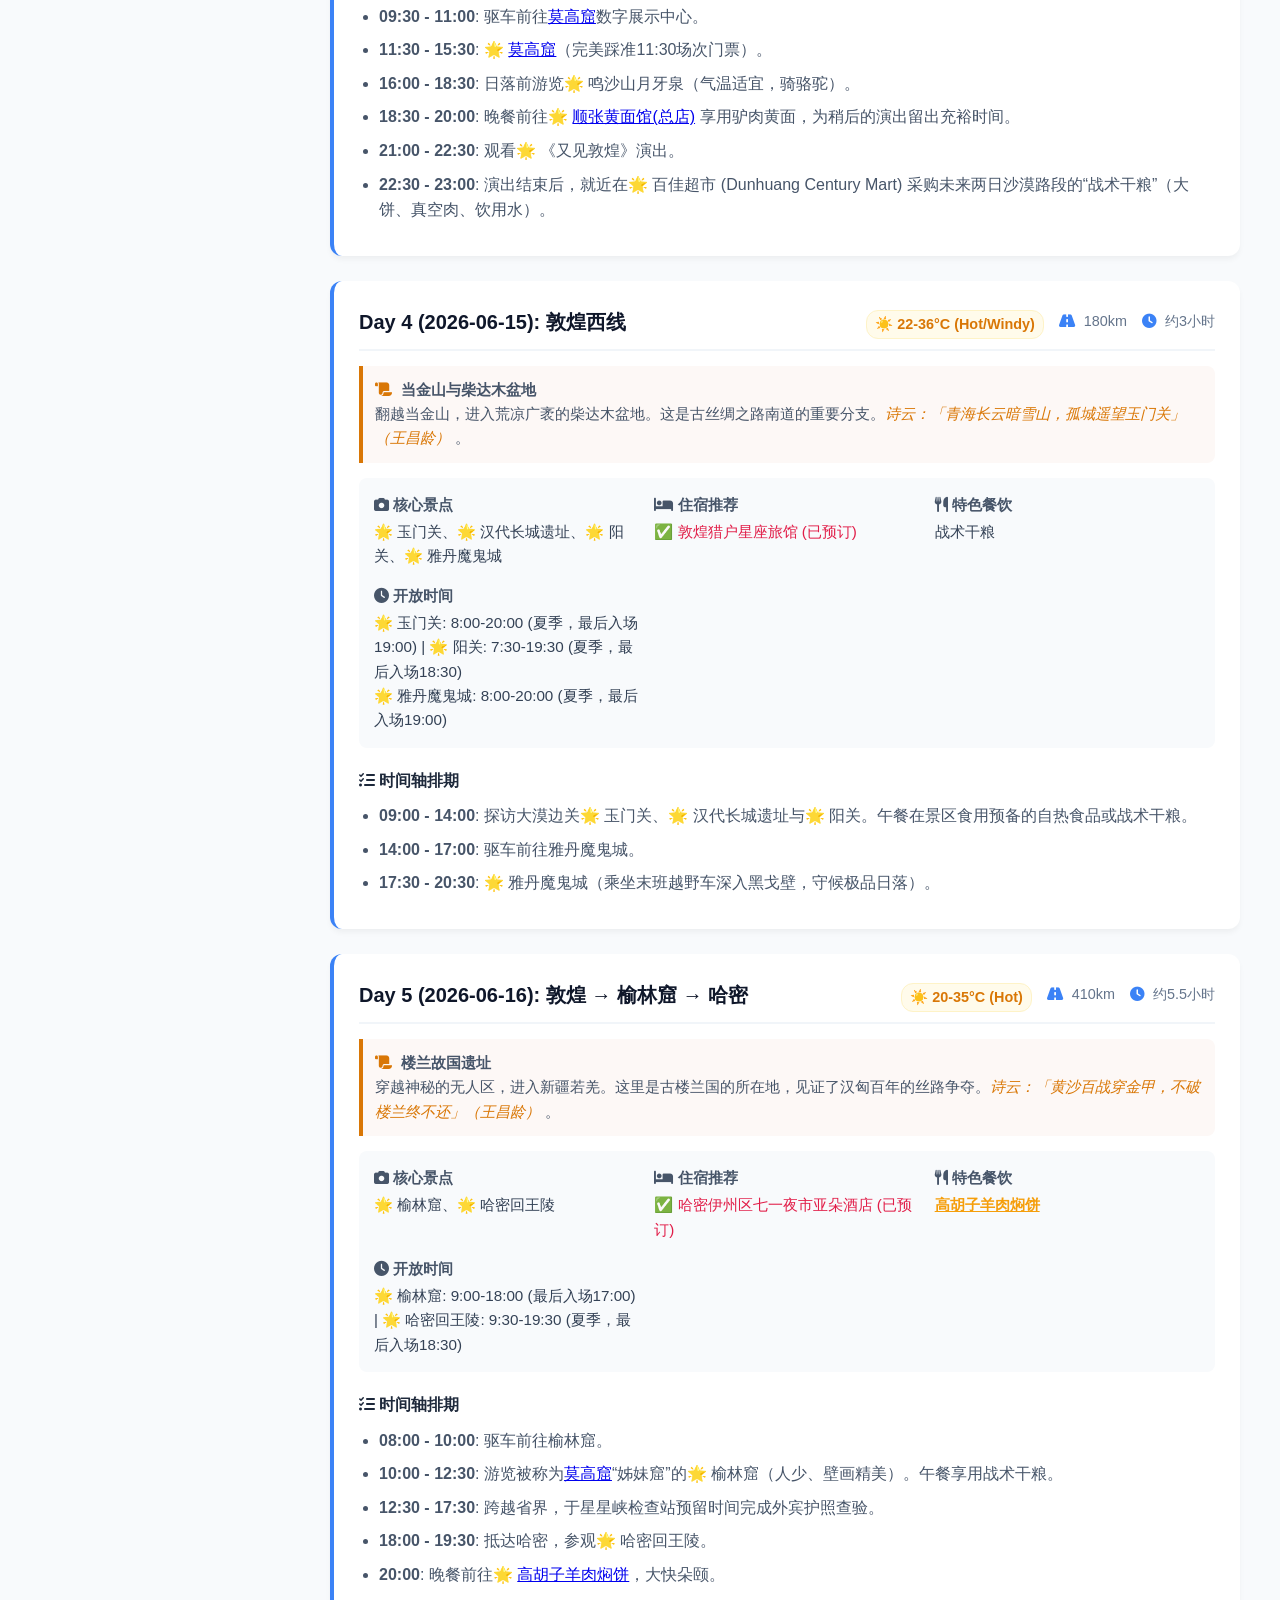
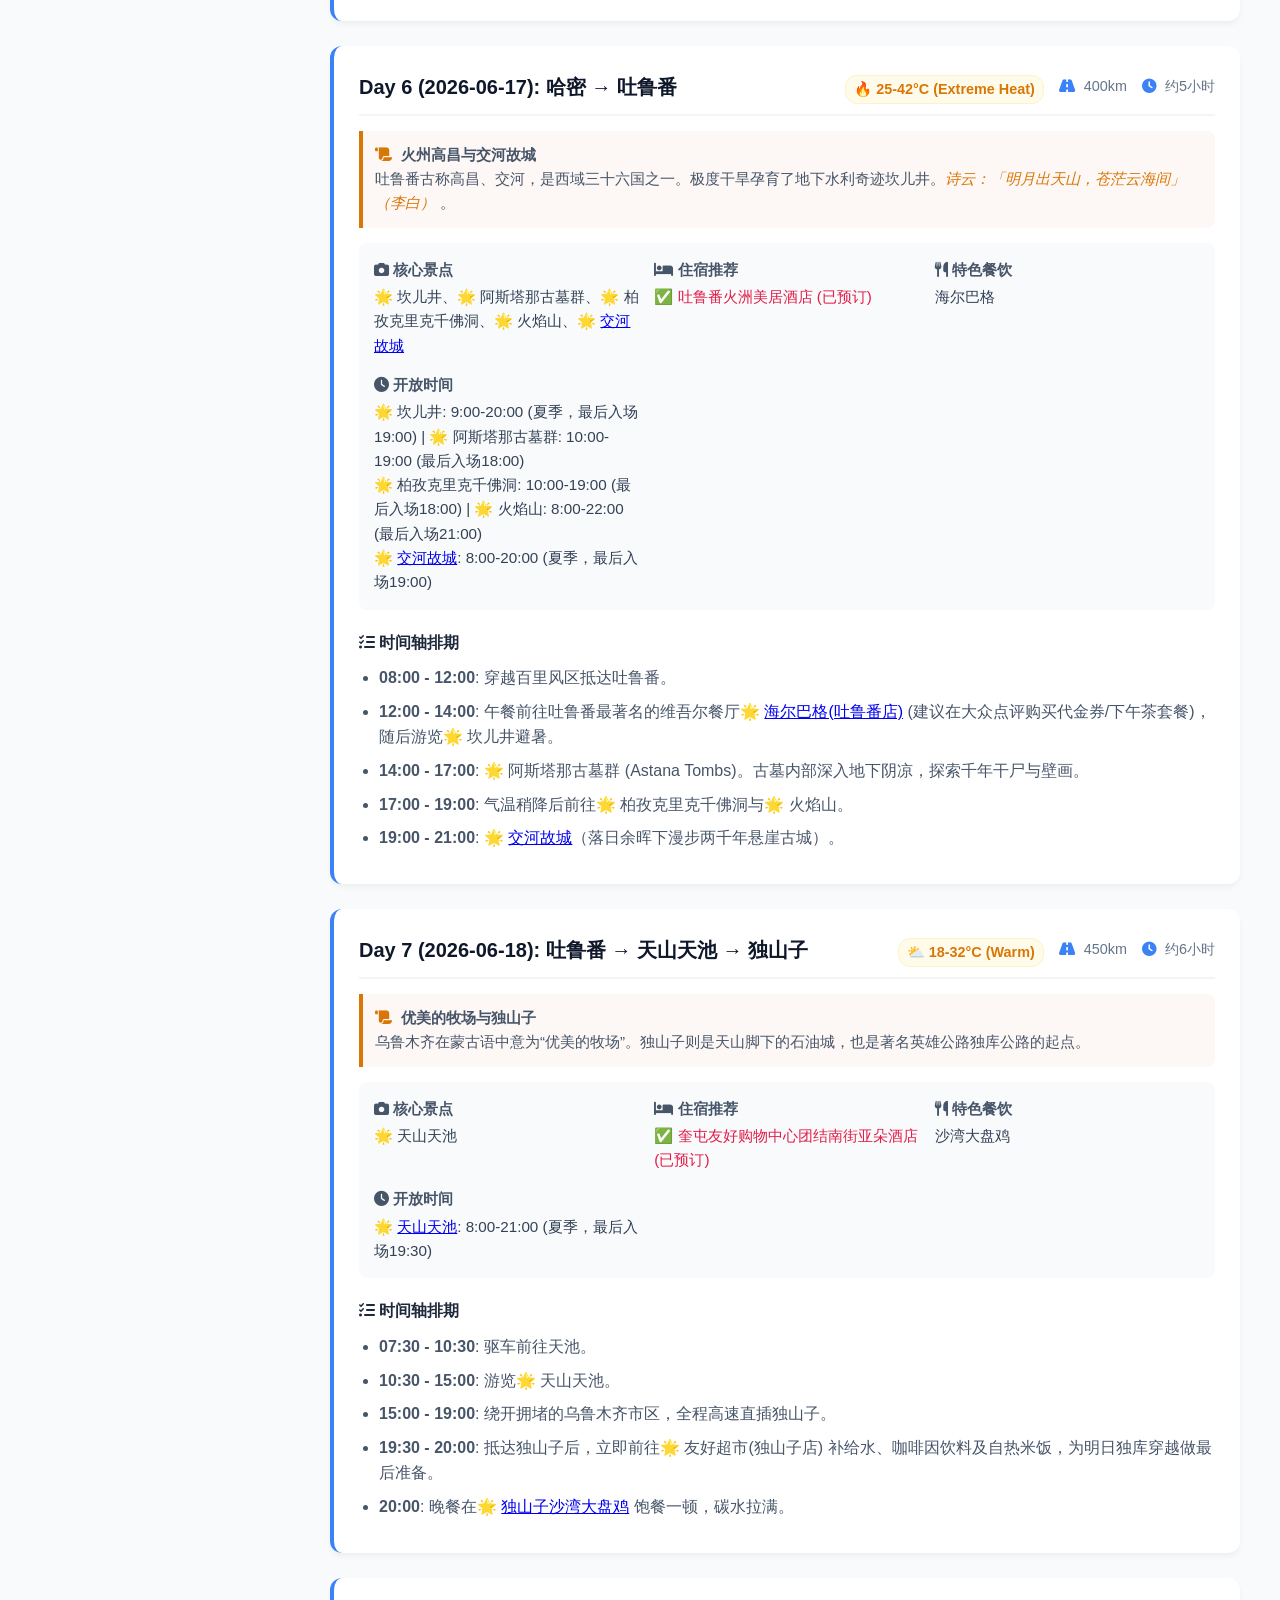
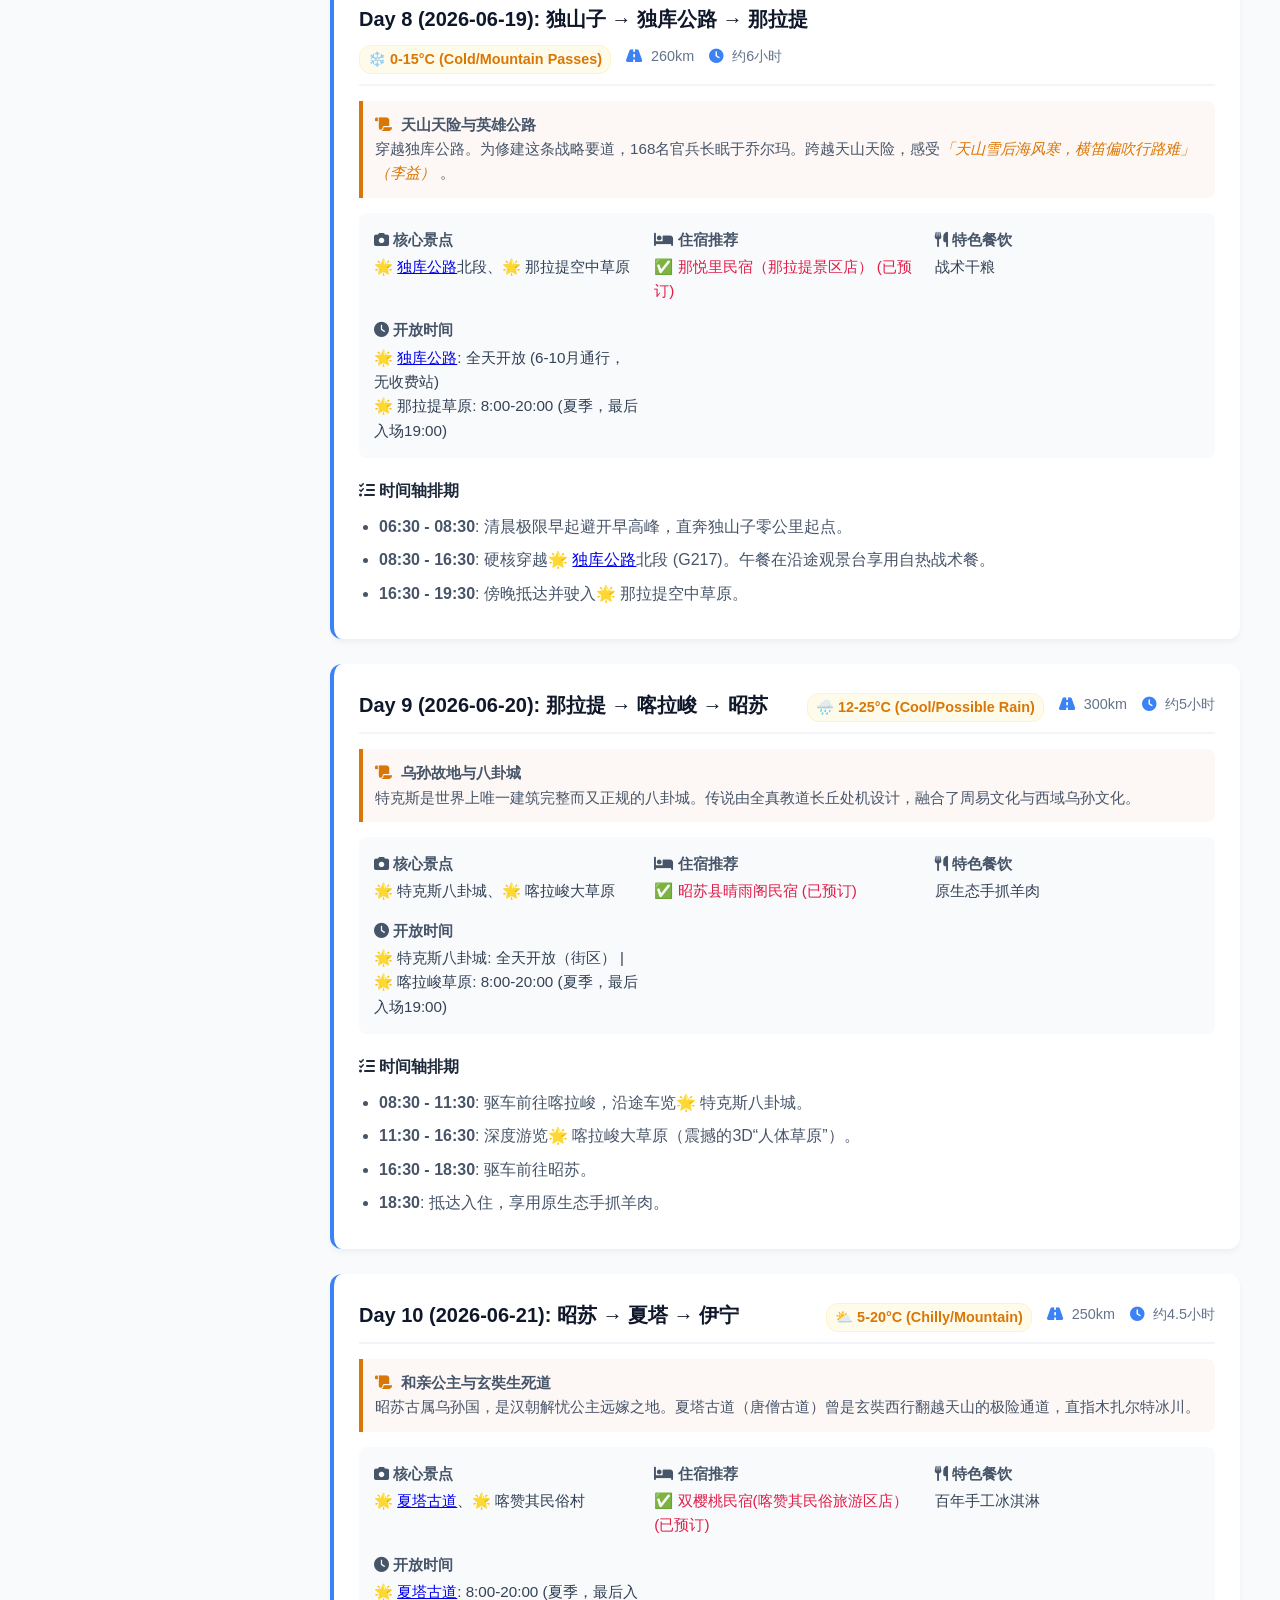
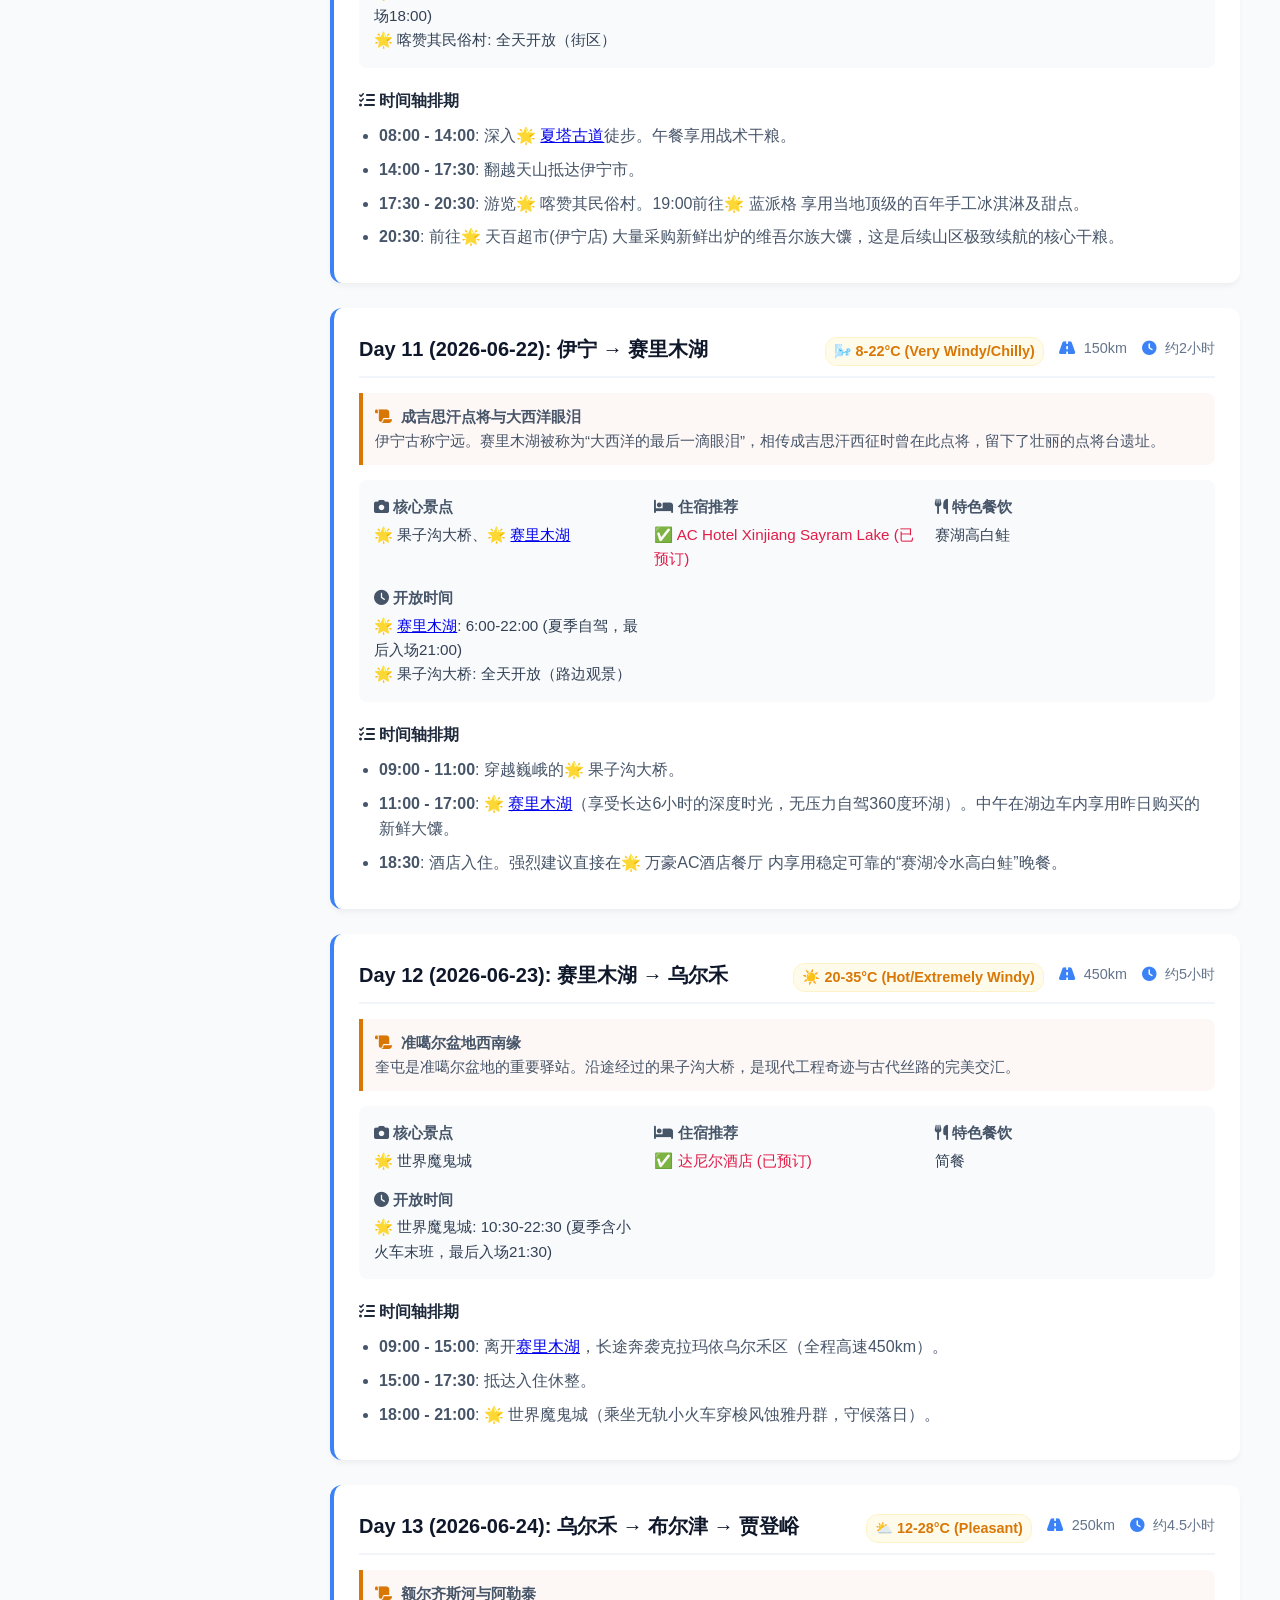
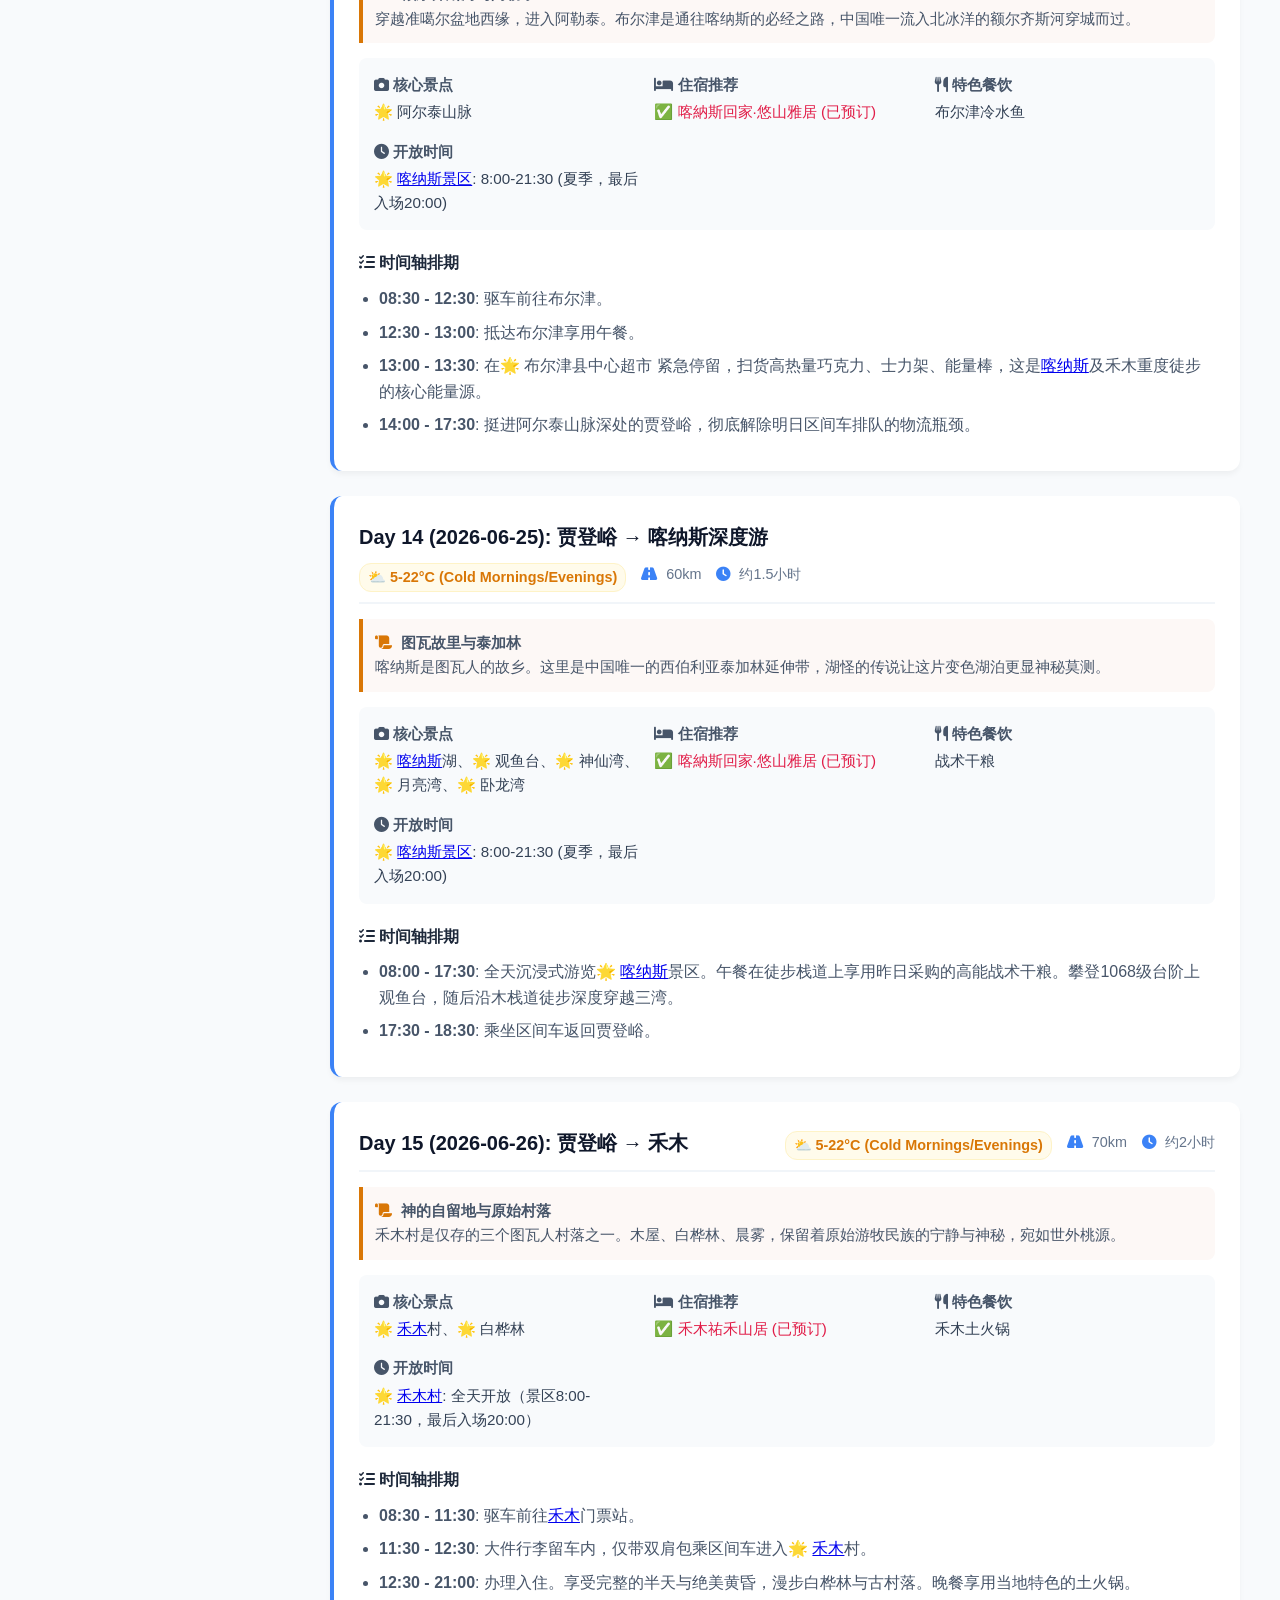
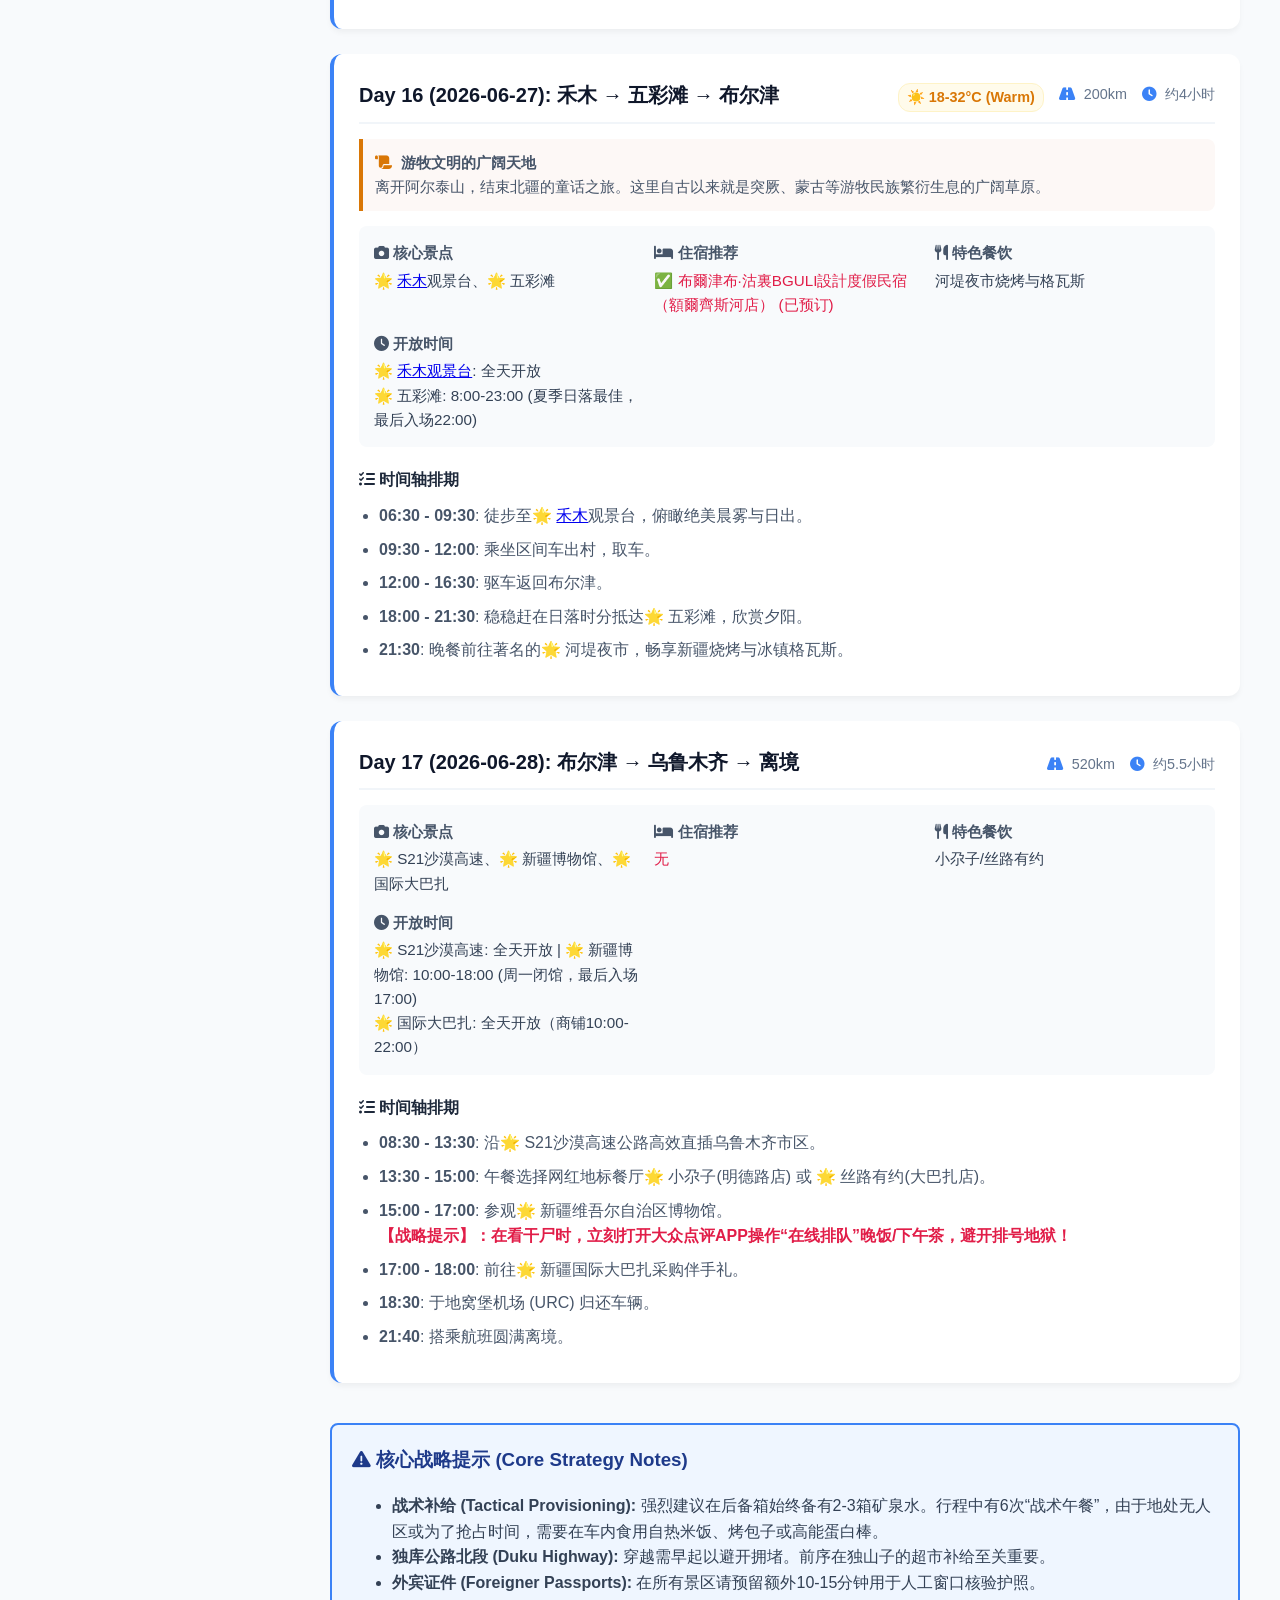
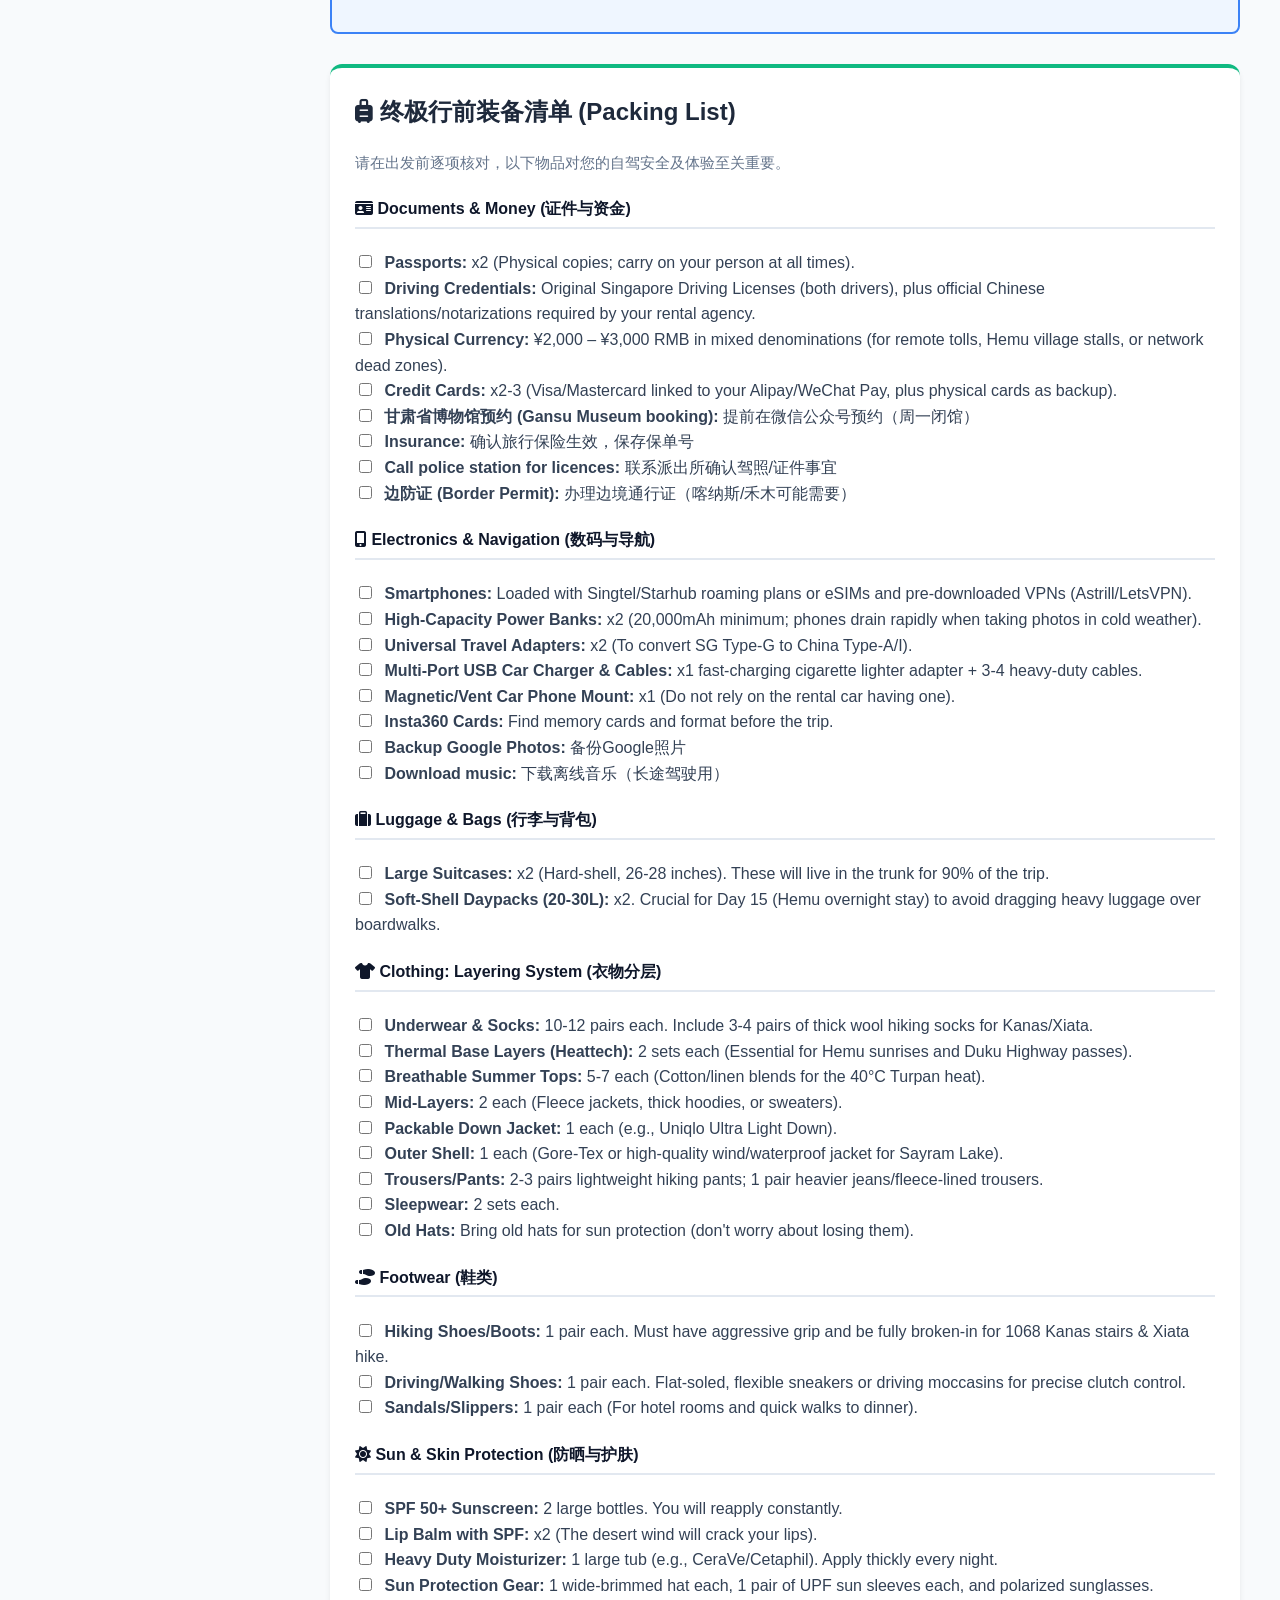
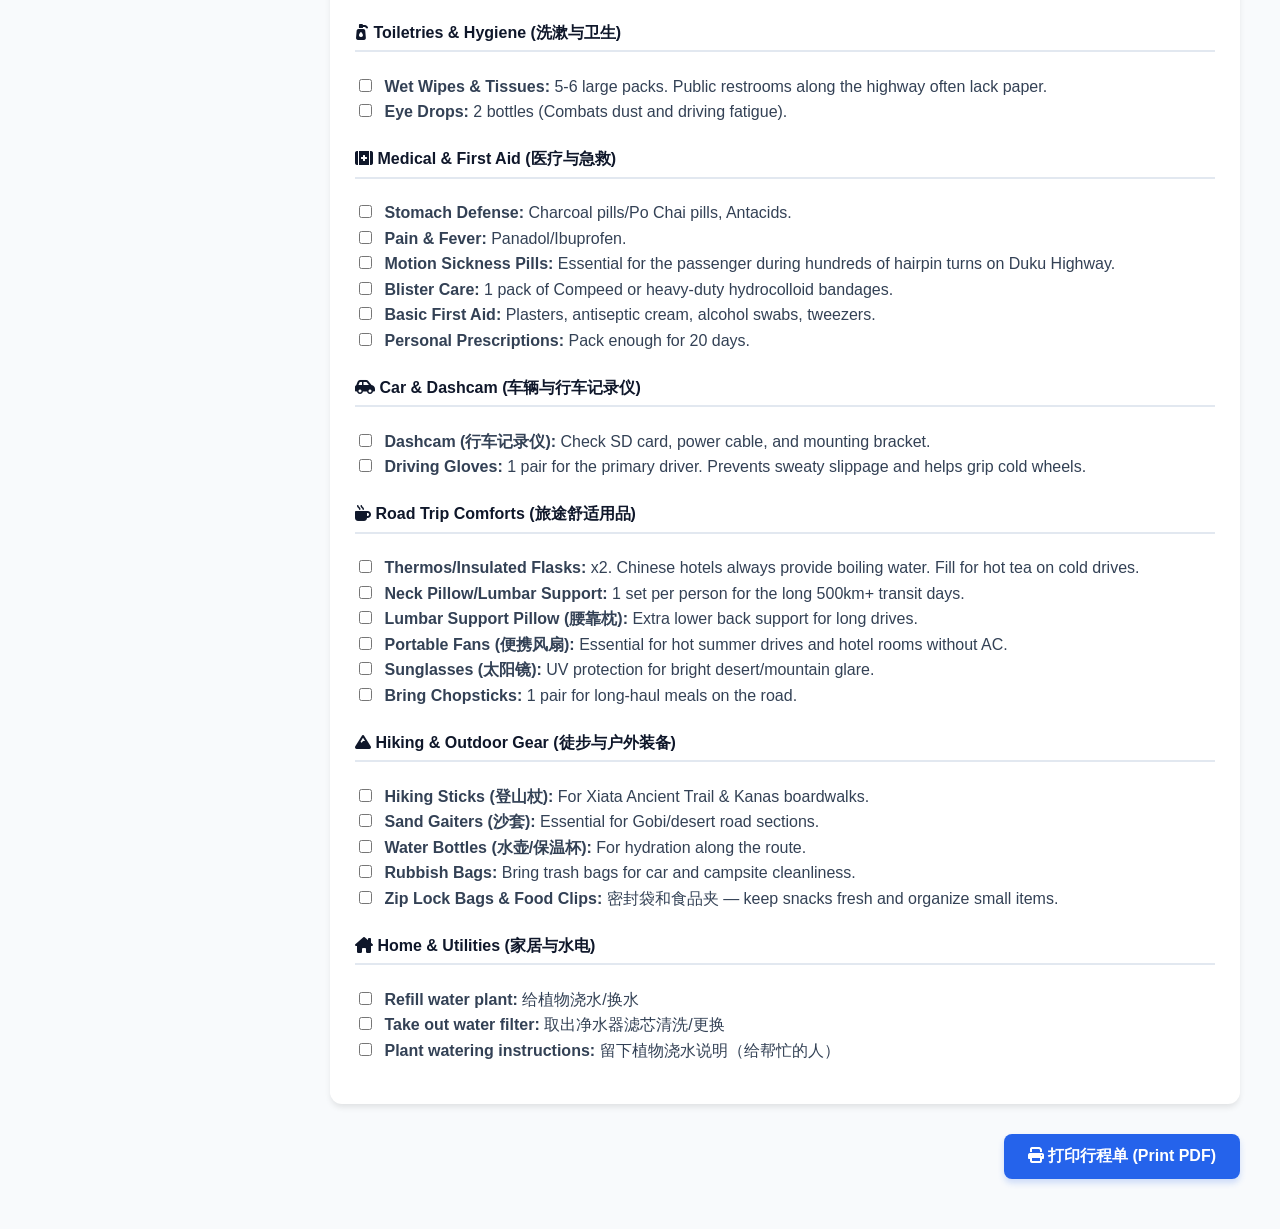
<file: route_x_tour_package.html>
<!DOCTYPE html>
<html lang="zh-CN">
<head>
  <meta charset="UTF-8">
  <meta name="viewport" content="width=device-width, initial-scale=1.0">
  <title>新疆绝美风光与深度人文之选 (18 Days) - Professional Tour Package</title>
  <link rel="stylesheet" href="https://cdnjs.cloudflare.com/ajax/libs/font-awesome/6.4.0/css/all.min.css">
  <style>
    body {
      font-family: -apple-system, BlinkMacSystemFont, "Segoe UI", Roboto, Helvetica, Arial, sans-serif;
      line-height: 1.6;
      color: #334155;
      background-color: #f8fafc;
      margin: 0;
      padding: 0;
    }
    .header {
      background: linear-gradient(rgba(15, 23, 42, 0.7), rgba(15, 23, 42, 0.7)), url('https://images.unsplash.com/photo-1469854523086-cc02fe5d8800?auto=format&fit=crop&w=1600&q=80') center/cover;
      color: white;
      padding: 60px 20px;
      text-align: center;
    }
    .header h1 { margin: 0 0 10px 0; font-size: clamp(1.5rem, 5vw, 2.5rem); }
    .header p { margin: 0; font-size: 1.1rem; opacity: 0.9; }
    
    .layout {
      display: flex;
      max-width: 1200px;
      margin: 0 auto;
      padding: 20px;
      gap: 30px;
    }
    .sidebar {
      width: 260px;
      flex-shrink: 0;
    }
    .sidebar-nav {
      position: sticky;
      top: 20px;
      background: white;
      padding: 20px;
      border-radius: 12px;
      box-shadow: 0 4px 6px -1px rgba(0, 0, 0, 0.05);
      max-height: calc(100vh - 40px);
      overflow-y: auto;
      padding-bottom: 60px; /* extra space so last items are reachable on iOS */
    }
    .sidebar-nav h3 { margin-top: 0; border-bottom: 2px solid #e2e8f0; padding-bottom: 10px; color: #1e293b; }
    .sidebar-nav ul { list-style: none; padding: 0; margin: 0; }
    .sidebar-nav li { margin-bottom: 8px; }
    .sidebar-nav a {
      display: block;
      text-decoration: none;
      color: #475569;
      padding: 6px 10px;
      border-radius: 6px;
      transition: all 0.2s;
      font-size: 0.9rem;
    }
    .sidebar-nav a:hover, .sidebar-nav a.active {
      background: #eff6ff;
      color: #2563eb;
      font-weight: 500;
    }
    
    .content {
      flex-grow: 1;
      min-width: 0;
    }

    .summary-card {
      background: white;
      border-radius: 12px;
      padding: 25px;
      margin-bottom: 30px;
      box-shadow: 0 4px 6px -1px rgba(0, 0, 0, 0.1);
      border-top: 4px solid #2563eb;
    }
    .summary-card h2 { margin-top: 0; color: #1e293b; }
    .day-card {
      background: white;
      border-radius: 12px;
      padding: 25px;
      margin-bottom: 25px;
      box-shadow: 0 4px 6px -1px rgba(0, 0, 0, 0.05);
      border-left: 4px solid #3b82f6;
      scroll-margin-top: 20px;
    }
    .day-header {
      display: flex;
      flex-wrap: wrap;
      gap: 10px;
      justify-content: space-between;
      align-items: baseline;
      margin-bottom: 15px;
      border-bottom: 2px solid #f1f5f9;
      padding-bottom: 10px;
    }
    .day-title {
      font-size: 1.25rem;
      font-weight: 600;
      color: #0f172a;
    }
    .day-meta {
      display: flex;
      gap: 15px;
      font-size: 0.9rem;
      color: #64748b;
    }
    .meta-item i { color: #3b82f6; margin-right: 5px; }
    
    .history-box {
      background-color: #fdf8f6;
      border-left: 4px solid #d97706;
      padding: 12px;
      border-radius: 0 8px 8px 0;
      margin-bottom: 15px;
      color: #475569;
      font-size: 0.95rem;
      line-height: 1.6;
    }
    .history-box i { color: #d97706; margin-right: 5px; }

    .details-grid {
      display: grid;
      grid-template-columns: repeat(auto-fit, minmax(200px, 1fr));
      gap: 15px;
      margin-bottom: 20px;
      background: #f8fafc;
      padding: 15px;
      border-radius: 8px;
    }
    .detail-item { font-size: 0.95rem; }
    .detail-label { font-weight: 600; color: #475569; display: block; margin-bottom: 3px; }
    .schedule { margin-top: 20px; }
    .schedule h4 { margin: 0 0 10px 0; color: #1e293b; }
    .schedule ul { margin: 0; padding-left: 20px; color: #475569; }
    .schedule li { margin-bottom: 8px; }
    .note-box {
      background: #eff6ff;
      border: 1px solid #bfdbfe;
      padding: 20px;
      border-radius: 8px;
      margin-bottom: 30px;
    }
    .note-box h3 { margin-top: 0; color: #1e3a8a; }

    /* Floating Menu CSS */
    .fab {
      display: none;
      position: fixed;
      bottom: 20px;
      right: 20px;
      background: #2563eb;
      color: white;
      width: 56px;
      height: 56px;
      border-radius: 50%;
      box-shadow: 0 4px 10px rgba(0,0,0,0.3);
      justify-content: center;
      align-items: center;
      font-size: 24px;
      cursor: pointer;
      z-index: 1000;
      border: none;
    }
    .mobile-menu-overlay {
      display: none;
      position: fixed;
      top: 0; left: 0; right: 0; bottom: 0;
      background: rgba(0,0,0,0.5);
      z-index: 998;
    }
    .mobile-menu {
      position: fixed;
      bottom: -100%;
      left: 0; right: 0;
      background: white;
      border-radius: 20px 20px 0 0;
      padding: 20px 20px 40px 20px; /* extra bottom padding for iOS thumb reach */
      z-index: 999;
      transition: bottom 0.3s ease-in-out;
      box-shadow: 0 -4px 10px rgba(0, 0, 0, 0.1);
      max-height: 85vh;
      overflow-y: auto;
    }
    .mobile-menu.open { bottom: 0; }
    .mobile-menu-close {
      position: absolute;
      top: 15px; right: 20px;
      font-size: 24px;
      color: #64748b;
      cursor: pointer;
      background: none; border: none;
    }

    @media (max-width: 768px) {
      .layout { flex-direction: column; padding: 10px; }
      .sidebar { display: none; }
      .fab { display: flex; }
      .header { padding: 30px 15px; }
      .header h1 { font-size: 1.8rem; }
    }
    @media print {
      @page { margin: 1cm; }
      .fab, .sidebar, .mobile-menu-overlay, .actions, .mobile-menu { display: none !important; }
      .layout { display: block; padding: 0; max-width: 100%; }
      .content { width: 100%; }
      body { background: white; font-size: 12pt; color: black; }
      .header { padding: 20px 0; background: none; color: black; border-bottom: 2px solid black; }
      .header h1 { font-size: 24pt; color: black; }
      .day-card { page-break-inside: avoid; border: 1px solid #ddd; box-shadow: none; padding: 15px; margin-bottom: 20px; }
      .summary-card { border: 1px solid #ddd; box-shadow: none; padding: 15px; margin-bottom: 20px; }
      .details-grid { display: block; background: none; padding: 0; }
      .detail-item { margin-bottom: 10px; }
      .history-box { background: none; border-left: 2px solid #555; padding-left: 10px; color: #333; }
      a { text-decoration: none; color: black; }
    }
  </style>
</head>
<body>

  <div class="header">
    <h1>新疆绝美风光与深度人文之选 (18 Days)</h1>
    <p>Professional Road Trip Itinerary · 2026</p>
  </div>

  <div class="layout">
    <!-- Sidebar -->
    <div class="sidebar">
      <div class="sidebar-nav">
        <h3>导航目录</h3>
        <ul id="desktop-nav">
<li><a href="#day0">Day 0 (西安)</a></li>
<li><a href="#day1">Day 1 (天水)</a></li>
<li><a href="#day2">Day 2 (武威)</a></li>
<li><a href="#day3">Day 3 (瓜州)</a></li>
<li><a href="#day4">Day 4 (敦煌西线)</a></li>
<li><a href="#day5">Day 5 (敦煌)</a></li>
<li><a href="#day6">Day 6 (哈密)</a></li>
<li><a href="#day7">Day 7 (吐鲁番)</a></li>
<li><a href="#day8">Day 8 (独山子)</a></li>
<li><a href="#day9">Day 9 (那拉提)</a></li>
<li><a href="#day10">Day 10 (昭苏)</a></li>
<li><a href="#day11">Day 11 (伊宁)</a></li>
<li><a href="#day12">Day 12 (赛里木湖)</a></li>
<li><a href="#day13">Day 13 (乌尔禾)</a></li>
<li><a href="#day14">Day 14 (贾登峪)</a></li>
<li><a href="#day15">Day 15 (贾登峪)</a></li>
<li><a href="#day16">Day 16 (禾木)</a></li>
<li><a href="#day17">Day 17 (布尔津)</a></li>

          <li><a href="#packing">行前装备清单</a></li>
        </ul>
      </div>
    </div>

    <!-- Mobile Nav -->
    <div class="mobile-menu-overlay" id="mobileOverlay"></div>
    <div class="mobile-menu" id="mobileMenu">
      <button class="mobile-menu-close" id="closeMenuBtn"><i class="fa-solid fa-xmark"></i></button>
      <h3 style="margin-top:0; border-bottom:1px solid #e2e8f0; padding-bottom:10px;">导航目录</h3>
      <ul class="sidebar-nav" style="box-shadow:none; padding:0;" id="mobile-nav">
<li><a href="#day0">Day 0 (西安)</a></li>
<li><a href="#day1">Day 1 (天水)</a></li>
<li><a href="#day2">Day 2 (武威)</a></li>
<li><a href="#day3">Day 3 (瓜州)</a></li>
<li><a href="#day4">Day 4 (敦煌西线)</a></li>
<li><a href="#day5">Day 5 (敦煌)</a></li>
<li><a href="#day6">Day 6 (哈密)</a></li>
<li><a href="#day7">Day 7 (吐鲁番)</a></li>
<li><a href="#day8">Day 8 (独山子)</a></li>
<li><a href="#day9">Day 9 (那拉提)</a></li>
<li><a href="#day10">Day 10 (昭苏)</a></li>
<li><a href="#day11">Day 11 (伊宁)</a></li>
<li><a href="#day12">Day 12 (赛里木湖)</a></li>
<li><a href="#day13">Day 13 (乌尔禾)</a></li>
<li><a href="#day14">Day 14 (贾登峪)</a></li>
<li><a href="#day15">Day 15 (贾登峪)</a></li>
<li><a href="#day16">Day 16 (禾木)</a></li>
<li><a href="#day17">Day 17 (布尔津)</a></li>

          <li><a href="#packing">行前装备清单</a></li>
      </ul>
    </div>

    <!-- Content -->
    <div class="content">
      <div class="summary-card">
        <h2><i class="fa-solid fa-map"></i> 行程概览</h2>
        <p>本次行程将带您领略从河西走廊的悠久历史到北疆的绝美自然风光。精选住宿，合理安排每日车程，既有沉浸式的历史人文探索，也有深入大自然的从容放松。</p>
        
        <div class="actions" style="margin-top: 20px; display: flex; align-items: center; gap: 10px;">
          <a href="deep_dives.html" target="_blank" style="display: inline-block; padding: 12px 20px; background: #f59e0b; color: white; border-radius: 8px; text-decoration: none; font-weight: bold; text-align: center; border: none; cursor: pointer; flex: 1;"><i class="fa-solid fa-book-open"></i> 核心景点深度攻略 (Deep Dives)</a>
          <button onclick="window.close()" style="padding: 12px 15px; background: #e2e8f0; color: #475569; border-radius: 8px; border: none; cursor: pointer; font-weight: bold; font-size: 0.9rem;" title="Close"><i class="fa-solid fa-xmark"></i></button>
        </div>
      </div>

      <div id="day0" class="day-card">
        <div class="day-header">
          <div class="day-title">Day 0 (2026-06-11): 西安 → 天水</div>
          <div class="day-meta">
            <div class="meta-item" style="color:#d97706; background:#fffbeb; padding:2px 8px; border-radius:12px; font-weight:bold; border:1px solid #fef3c7;">⛅ 18-30°C (Warm)</div>
            <div class="meta-item"><i class="fa-solid fa-road"></i> 350km</div>
            <div class="meta-item"><i class="fa-solid fa-clock"></i> 约4.5小时</div>
          </div>
        </div>
        
        <div class="history-box"><i class="fa-solid fa-scroll"></i> <b>十三朝古都与秦人发祥地</b><br>西安（长安）是古丝绸之路的起点。天水古称麦积，是伏羲故里与秦人发祥地。<i>诗云：「渭城朝雨浥轻尘，客舍青青柳色新」（王维）</i>。</div>
        
        <div class="details-grid">
          <div class="detail-item">
            <span class="detail-label"><i class="fa-solid fa-camera"></i> 核心景点</span>
            🌟 <a href='deep_dives.html#maijishan' target='_blank'>麦积山石窟</a>
          </div>
          <div class="detail-item">
            <span class="detail-label"><i class="fa-solid fa-bed"></i> 住宿推荐</span>
            <span style="color: #e11d48; font-weight: 500;">✅ Four Points by Sheraton Tianshui (已预订)</span>
          </div>
          <div class="detail-item">
            <span class="detail-label"><i class="fa-solid fa-utensils"></i> 特色餐饮</span>
            天水常记呱呱
          </div>
          <div class="detail-item">
            <span class="detail-label"><i class="fa-solid fa-clock"></i> 开放时间</span>
            🌟 麦积山石窟: 7:30-18:00 (最后入场17:00)
          </div>
        </div>
        <div class="schedule">
          <h4><i class="fa-solid fa-list-check"></i> 时间轴排期</h4>
          <ul><li><b>09:00 - 11:00</b>: 在西安市区提取预订的自驾车辆，并前往车管所/服务点完成临时驾驶许可（如有需要）及车辆交接。</li><li><b>11:00 - 15:30</b>: 驶上连霍高速 (G30)，驱车前往天水（包含午餐与服务区休息时间）。</li><li><b>15:30 - 18:30</b>: 游览🌟 <a href='deep_dives.html#maijishan' target='_blank'>麦积山石窟</a>（体验142米绝壁栈道，此时光线柔和，避开正午烈日）。</li><li><b>19:00</b>: 入住酒店，为正式开启的新疆大环线养精蓄锐。</li></ul>
        </div>
      </div>

      <div id="day1" class="day-card">
        <div class="day-header">
          <div class="day-title">Day 1 (2026-06-12): 天水 → 兰州 → 武威</div>
          <div class="day-meta">
            <div class="meta-item" style="color:#d97706; background:#fffbeb; padding:2px 8px; border-radius:12px; font-weight:bold; border:1px solid #fef3c7;">☀️ 15-28°C (Sunny/Dry)</div>
            <div class="meta-item"><i class="fa-solid fa-road"></i> 600km</div>
            <div class="meta-item"><i class="fa-solid fa-clock"></i> 约7.5小时</div>
          </div>
        </div>
        
        <div class="history-box"><i class="fa-solid fa-scroll"></i> <b>金城兰州与凉州词</b><br>兰州是黄河唯一穿城而过的省会，古称金城。武威古称凉州，是汉武帝设立的河西四郡之一。<i>诗云：「葡萄美酒夜光杯，欲饮琵琶马上催」（王翰）</i>。</div>
        
        <div class="details-grid">
          <div class="detail-item">
            <span class="detail-label"><i class="fa-solid fa-camera"></i> 核心景点</span>
            🌟 甘肃省博物馆、🌟 中山桥
          </div>
          <div class="detail-item">
            <span class="detail-label"><i class="fa-solid fa-bed"></i> 住宿推荐</span>
            <span style="color: #e11d48; font-weight: 500;">✅ 武威兴隆饭店(雷台景区店) (已预订)</span>
          </div>
          <div class="detail-item">
            <span class="detail-label"><i class="fa-solid fa-utensils"></i> 特色餐饮</span>
            马子禄牛肉面、七一河手抓
          </div>
          <div class="detail-item">
            <span class="detail-label"><i class="fa-solid fa-clock"></i> 开放时间</span>
            🌟 甘肃省博物馆: 9:00-17:00 (周一闭馆，最后入场16:30) | 🌟 中山桥: 全天开放
          </div>
        </div>
        <div class="schedule">
          <h4><i class="fa-solid fa-list-check"></i> 时间轴排期</h4>
          <ul><li><b>08:30 - 13:00</b>: 离开天水，沿连霍高速直奔兰州。</li><li><b>14:00 - 15:00</b>: 抵达兰州，午餐享用正宗🌟 马子禄牛肉面(大众巷店)。</li><li><b>15:30 - 17:30</b>: 参观🌟 甘肃省博物馆（重点参观青铜馆：马踏飞燕）。</li><li><b>18:00 - 19:30</b>: 漫步🌟 中山桥，晚餐于黄河边的🌟 七一河手抓 享用顶级手抓羊肉。</li><li><b>19:30 - 23:00</b>: 夜驾驶往武威。</li><li><b>23:00 - 23:30</b>: 抵达武威后，前往🌟 大润发(武威店) 采购初始车载物资（矿泉水及零食），随后入住酒店。</li></ul>
        </div>
      </div>

      <div id="day2" class="day-card">
        <div class="day-header">
          <div class="day-title">Day 2 (2026-06-13): 武威 → 张掖 → 嘉峪关 → 瓜州</div>
          <div class="day-meta">
            <div class="meta-item" style="color:#d97706; background:#fffbeb; padding:2px 8px; border-radius:12px; font-weight:bold; border:1px solid #fef3c7;">☀️ 16-30°C (Sunny/Dry)</div>
            <div class="meta-item"><i class="fa-solid fa-road"></i> 650km</div>
            <div class="meta-item"><i class="fa-solid fa-clock"></i> 约8小时</div>
          </div>
        </div>
        
        <div class="history-box"><i class="fa-solid fa-scroll"></i> <b>大漠雄关与七彩丹霞</b><br>张掖古称甘州（不望祁连山顶雪，错将张掖认江南）。嘉峪关是明长城最西端的重关。<i>诗云：「劝君更尽一杯酒，西出阳关无故人」（王维）</i>。</div>
        
        <div class="details-grid">
          <div class="detail-item">
            <span class="detail-label"><i class="fa-solid fa-camera"></i> 核心景点</span>
            🌟 雷台汉墓、🌟 张掖大佛寺、🌟 <a href='deep_dives.html#danxia' target='_blank'>张掖七彩丹霞</a>、🌟 嘉峪关城楼
          </div>
          <div class="detail-item">
            <span class="detail-label"><i class="fa-solid fa-bed"></i> 住宿推荐</span>
            <span style="color: #e11d48; font-weight: 500;">✅ 瓜州希顿国风酒店(新洲里夜市店) (已预订)</span>
          </div>
          <div class="detail-item">
            <span class="detail-label"><i class="fa-solid fa-utensils"></i> 特色餐饮</span>
            孙记炒炮
          </div>
          <div class="detail-item">
            <span class="detail-label"><i class="fa-solid fa-clock"></i> 开放时间</span>
            🌟 雷台汉墓: 8:00-18:00 (最后入场17:30) | 🌟 张掖大佛寺: 8:30-18:00 (最后入场17:30)<br>🌟 张掖七彩丹霞: 5:30-20:00 (夏季日落，最后入场19:00) | 🌟 嘉峪关关城: 7:30-19:00 (夏季，最后入场18:00)
          </div>
        </div>
        <div class="schedule">
          <h4><i class="fa-solid fa-list-check"></i> 时间轴排期</h4>
          <ul><li><b>08:00 - 09:30</b>: 🌟 雷台汉墓（马踏飞燕出土地）。</li><li><b>09:30 - 12:00</b>: 驱车前往张掖。</li><li><b>12:00 - 13:30</b>: 🌟 张掖大佛寺，午餐享用🌟 <a href='https://m.dianping.com/shoplist/0/search?keyword=%E5%AD%99%E8%AE%B0%E7%82%92%E7%82%AE(%E6%98%8E%E6%B8%85%E8%A1%97%E5%BA%97)' target='_blank'>孙记炒炮(明清街店)</a> (建议在大众点评购买套餐)。</li><li><b>14:30 - 17:00</b>: 🌟 <a href='deep_dives.html#danxia' target='_blank'>张掖七彩丹霞</a>。</li><li><b>17:00 - 19:30</b>: 驱车前往嘉峪关。</li><li><b>19:30 - 21:00</b>: 🌟 嘉峪关城楼（夕阳下的大漠雄关）。</li><li><b>21:00 - 23:30</b>: 伴着落日余晖驶往瓜州。</li></ul>
        </div>
      </div>

      <div id="day3" class="day-card">
        <div class="day-header">
          <div class="day-title">Day 3 (2026-06-14): 瓜州 → 敦煌</div>
          <div class="day-meta">
            <div class="meta-item" style="color:#d97706; background:#fffbeb; padding:2px 8px; border-radius:12px; font-weight:bold; border:1px solid #fef3c7;">☀️ 20-35°C (Hot/Dry)</div>
            <div class="meta-item"><i class="fa-solid fa-road"></i> 120km</div>
            <div class="meta-item"><i class="fa-solid fa-clock"></i> 约1.5小时</div>
          </div>
        </div>
        
        <div class="history-box"><i class="fa-solid fa-scroll"></i> <b>丝路咽喉与敦煌遗书</b><br>敦煌是丝绸之路的锁钥。玄奘曾在此驻足。这里有辉煌的莫高窟和沙泉共生的鸣沙山。<i>诗云：「大漠孤烟直，长河落日圆」（王维）</i>。</div>
        
        <div class="details-grid">
          <div class="detail-item">
            <span class="detail-label"><i class="fa-solid fa-camera"></i> 核心景点</span>
            🌟 <a href='deep_dives.html#mogao' target='_blank'>莫高窟</a>、🌟 鸣沙山月牙泉、🌟 《又见敦煌》
          </div>
          <div class="detail-item">
            <span class="detail-label"><i class="fa-solid fa-bed"></i> 住宿推荐</span>
            <span style="color: #e11d48; font-weight: 500;">✅ 敦煌猎户星座旅馆 (已预订)</span>
          </div>
          <div class="detail-item">
            <span class="detail-label"><i class="fa-solid fa-utensils"></i> 特色餐饮</span>
            顺张黄面馆
          </div>
          <div class="detail-item">
            <span class="detail-label"><i class="fa-solid fa-clock"></i> 开放时间</span>
            🌟 <a href="deep_dives.html#mogao" target="_blank">莫高窟</a>: 8:00-18:00 (含数字中心，A类票需提前30天预约，最后入场17:00)<br>🌟 鸣沙山月牙泉: 6:00-23:00 (夏季日落星空，最后入场22:00)
          </div>
        </div>
        <div class="schedule">
          <h4><i class="fa-solid fa-list-check"></i> 时间轴排期</h4>
          <ul><li><b>08:30 - 09:30</b>: 瓜州路边品尝极甜蜜瓜。</li><li><b>09:30 - 11:00</b>: 驱车前往<a href='deep_dives.html#mogao' target='_blank'>莫高窟</a>数字展示中心。</li><li><b>11:30 - 15:30</b>: 🌟 <a href='deep_dives.html#mogao' target='_blank'>莫高窟</a>（完美踩准11:30场次门票）。</li><li><b>16:00 - 18:30</b>: 日落前游览🌟 鸣沙山月牙泉（气温适宜，骑骆驼）。</li><li><b>18:30 - 20:00</b>: 晚餐前往🌟 <a href='https://m.dianping.com/shoplist/0/search?keyword=%E9%A1%BA%E5%BC%A0%E9%BB%84%E9%9D%A2%E9%A6%86(%E6%80%BB%E5%BA%97)' target='_blank'>顺张黄面馆(总店)</a> 享用驴肉黄面，为稍后的演出留出充裕时间。</li><li><b>21:00 - 22:30</b>: 观看🌟 《又见敦煌》演出。</li><li><b>22:30 - 23:00</b>: 演出结束后，就近在🌟 百佳超市 (Dunhuang Century Mart) 采购未来两日沙漠路段的“战术干粮”（大饼、真空肉、饮用水）。</li></ul>
        </div>
      </div>

      <div id="day4" class="day-card">
        <div class="day-header">
          <div class="day-title">Day 4 (2026-06-15): 敦煌西线</div>
          <div class="day-meta">
            <div class="meta-item" style="color:#d97706; background:#fffbeb; padding:2px 8px; border-radius:12px; font-weight:bold; border:1px solid #fef3c7;">☀️ 22-36°C (Hot/Windy)</div>
            <div class="meta-item"><i class="fa-solid fa-road"></i> 180km</div>
            <div class="meta-item"><i class="fa-solid fa-clock"></i> 约3小时</div>
          </div>
        </div>
        
        <div class="history-box"><i class="fa-solid fa-scroll"></i> <b>当金山与柴达木盆地</b><br>翻越当金山，进入荒凉广袤的柴达木盆地。这是古丝绸之路南道的重要分支。<i>诗云：「青海长云暗雪山，孤城遥望玉门关」（王昌龄）</i>。</div>
        
        <div class="details-grid">
          <div class="detail-item">
            <span class="detail-label"><i class="fa-solid fa-camera"></i> 核心景点</span>
            🌟 玉门关、🌟 汉代长城遗址、🌟 阳关、🌟 雅丹魔鬼城
          </div>
          <div class="detail-item">
            <span class="detail-label"><i class="fa-solid fa-bed"></i> 住宿推荐</span>
            <span style="color: #e11d48; font-weight: 500;">✅ 敦煌猎户星座旅馆 (已预订)</span>
          </div>
          <div class="detail-item">
            <span class="detail-label"><i class="fa-solid fa-utensils"></i> 特色餐饮</span>
            战术干粮
          </div>
          <div class="detail-item">
            <span class="detail-label"><i class="fa-solid fa-clock"></i> 开放时间</span>
            🌟 玉门关: 8:00-20:00 (夏季，最后入场19:00) | 🌟 阳关: 7:30-19:30 (夏季，最后入场18:30)<br>🌟 雅丹魔鬼城: 8:00-20:00 (夏季，最后入场19:00)
          </div>
        </div>
        <div class="schedule">
          <h4><i class="fa-solid fa-list-check"></i> 时间轴排期</h4>
          <ul><li><b>09:00 - 14:00</b>: 探访大漠边关🌟 玉门关、🌟 汉代长城遗址与🌟 阳关。午餐在景区食用预备的自热食品或战术干粮。</li><li><b>14:00 - 17:00</b>: 驱车前往雅丹魔鬼城。</li><li><b>17:30 - 20:30</b>: 🌟 雅丹魔鬼城（乘坐末班越野车深入黑戈壁，守候极品日落）。</li></ul>
        </div>
      </div>

      <div id="day5" class="day-card">
        <div class="day-header">
          <div class="day-title">Day 5 (2026-06-16): 敦煌 → 榆林窟 → 哈密</div>
          <div class="day-meta">
            <div class="meta-item" style="color:#d97706; background:#fffbeb; padding:2px 8px; border-radius:12px; font-weight:bold; border:1px solid #fef3c7;">☀️ 20-35°C (Hot)</div>
            <div class="meta-item"><i class="fa-solid fa-road"></i> 410km</div>
            <div class="meta-item"><i class="fa-solid fa-clock"></i> 约5.5小时</div>
          </div>
        </div>
        
        <div class="history-box"><i class="fa-solid fa-scroll"></i> <b>楼兰故国遗址</b><br>穿越神秘的无人区，进入新疆若羌。这里是古楼兰国的所在地，见证了汉匈百年的丝路争夺。<i>诗云：「黄沙百战穿金甲，不破楼兰终不还」（王昌龄）</i>。</div>
        
        <div class="details-grid">
          <div class="detail-item">
            <span class="detail-label"><i class="fa-solid fa-camera"></i> 核心景点</span>
            🌟 榆林窟、🌟 哈密回王陵
          </div>
          <div class="detail-item">
            <span class="detail-label"><i class="fa-solid fa-bed"></i> 住宿推荐</span>
            <span style="color: #e11d48; font-weight: 500;">✅ 哈密伊州区七一夜市亚朵酒店 (已预订)</span>
          </div>
          <div class="detail-item">
            <span class="detail-label"><i class="fa-solid fa-utensils"></i> 特色餐饮</span>
            <a href='https://m.dianping.com/shoplist/0/search?keyword=%E9%AB%98%E8%83%A1%E5%AD%90%E7%BE%8A%E8%82%89%E7%84%96%E9%A5%BC' target='_blank' style='color:#f59e0b; font-weight:bold; text-decoration:underline;'>高胡子羊肉焖饼</a>
          </div>
          <div class="detail-item">
            <span class="detail-label"><i class="fa-solid fa-clock"></i> 开放时间</span>
            🌟 榆林窟: 9:00-18:00 (最后入场17:00) | 🌟 哈密回王陵: 9:30-19:30 (夏季，最后入场18:30)
          </div>
        </div>
        <div class="schedule">
          <h4><i class="fa-solid fa-list-check"></i> 时间轴排期</h4>
          <ul><li><b>08:00 - 10:00</b>: 驱车前往榆林窟。</li><li><b>10:00 - 12:30</b>: 游览被称为<a href='deep_dives.html#mogao' target='_blank'>莫高窟</a>“姊妹窟”的🌟 榆林窟（人少、壁画精美）。午餐享用战术干粮。</li><li><b>12:30 - 17:30</b>: 跨越省界，于星星峡检查站预留时间完成外宾护照查验。</li><li><b>18:00 - 19:30</b>: 抵达哈密，参观🌟 哈密回王陵。</li><li><b>20:00</b>: 晚餐前往🌟 <a href='https://m.dianping.com/shoplist/0/search?keyword=%E9%AB%98%E8%83%A1%E5%AD%90%E7%BE%8A%E8%82%89%E7%84%96%E9%A5%BC' target='_blank'>高胡子羊肉焖饼</a>，大快朵颐。</li></ul>
        </div>
      </div>

      <div id="day6" class="day-card">
        <div class="day-header">
          <div class="day-title">Day 6 (2026-06-17): 哈密 → 吐鲁番</div>
          <div class="day-meta">
            <div class="meta-item" style="color:#d97706; background:#fffbeb; padding:2px 8px; border-radius:12px; font-weight:bold; border:1px solid #fef3c7;">🔥 25-42°C (Extreme Heat)</div>
            <div class="meta-item"><i class="fa-solid fa-road"></i> 400km</div>
            <div class="meta-item"><i class="fa-solid fa-clock"></i> 约5小时</div>
          </div>
        </div>
        
        <div class="history-box"><i class="fa-solid fa-scroll"></i> <b>火州高昌与交河故城</b><br>吐鲁番古称高昌、交河，是西域三十六国之一。极度干旱孕育了地下水利奇迹坎儿井。<i>诗云：「明月出天山，苍茫云海间」（李白）</i>。</div>
        
        <div class="details-grid">
          <div class="detail-item">
            <span class="detail-label"><i class="fa-solid fa-camera"></i> 核心景点</span>
            🌟 坎儿井、🌟 阿斯塔那古墓群、🌟 柏孜克里克千佛洞、🌟 火焰山、🌟 <a href='deep_dives.html#turpan' target='_blank'>交河故城</a>
          </div>
          <div class="detail-item">
            <span class="detail-label"><i class="fa-solid fa-bed"></i> 住宿推荐</span>
            <span style="color: #e11d48; font-weight: 500;">✅ 吐鲁番火洲美居酒店 (已预订)</span>
          </div>
          <div class="detail-item">
            <span class="detail-label"><i class="fa-solid fa-utensils"></i> 特色餐饮</span>
            海尔巴格
          </div>
          <div class="detail-item">
            <span class="detail-label"><i class="fa-solid fa-clock"></i> 开放时间</span>
            🌟 坎儿井: 9:00-20:00 (夏季，最后入场19:00) | 🌟 阿斯塔那古墓群: 10:00-19:00 (最后入场18:00)<br>🌟 柏孜克里克千佛洞: 10:00-19:00 (最后入场18:00) | 🌟 火焰山: 8:00-22:00 (最后入场21:00)<br>🌟 <a href="deep_dives.html#turpan" target="_blank">交河故城</a>: 8:00-20:00 (夏季，最后入场19:00)
          </div>
        </div>
        <div class="schedule">
          <h4><i class="fa-solid fa-list-check"></i> 时间轴排期</h4>
          <ul><li><b>08:00 - 12:00</b>: 穿越百里风区抵达吐鲁番。</li><li><b>12:00 - 14:00</b>: 午餐前往吐鲁番最著名的维吾尔餐厅🌟 <a href='https://m.dianping.com/shoplist/0/search?keyword=%E6%B5%B7%E5%B0%94%E5%B7%B4%E6%A0%BC(%E5%90%90%E9%B2%81%E7%95%AA%E5%BA%97)' target='_blank'>海尔巴格(吐鲁番店)</a> (建议在大众点评购买代金券/下午茶套餐)，随后游览🌟 坎儿井避暑。</li><li><b>14:00 - 17:00</b>: 🌟 阿斯塔那古墓群 (Astana Tombs)。古墓内部深入地下阴凉，探索千年干尸与壁画。</li><li><b>17:00 - 19:00</b>: 气温稍降后前往🌟 柏孜克里克千佛洞与🌟 火焰山。</li><li><b>19:00 - 21:00</b>: 🌟 <a href='deep_dives.html#turpan' target='_blank'>交河故城</a>（落日余晖下漫步两千年悬崖古城）。</li></ul>
        </div>
      </div>

      <div id="day7" class="day-card">
        <div class="day-header">
          <div class="day-title">Day 7 (2026-06-18): 吐鲁番 → 天山天池 → 独山子</div>
          <div class="day-meta">
            <div class="meta-item" style="color:#d97706; background:#fffbeb; padding:2px 8px; border-radius:12px; font-weight:bold; border:1px solid #fef3c7;">⛅ 18-32°C (Warm)</div>
            <div class="meta-item"><i class="fa-solid fa-road"></i> 450km</div>
            <div class="meta-item"><i class="fa-solid fa-clock"></i> 约6小时</div>
          </div>
        </div>
        
        <div class="history-box"><i class="fa-solid fa-scroll"></i> <b>优美的牧场与独山子</b><br>乌鲁木齐在蒙古语中意为“优美的牧场”。独山子则是天山脚下的石油城，也是著名英雄公路独库公路的起点。</div>
        
        <div class="details-grid">
          <div class="detail-item">
            <span class="detail-label"><i class="fa-solid fa-camera"></i> 核心景点</span>
            🌟 天山天池
          </div>
          <div class="detail-item">
            <span class="detail-label"><i class="fa-solid fa-bed"></i> 住宿推荐</span>
            <span style="color: #e11d48; font-weight: 500;">✅ 奎屯友好购物中心团结南街亚朵酒店 (已预订)</span>
          </div>
          <div class="detail-item">
            <span class="detail-label"><i class="fa-solid fa-utensils"></i> 特色餐饮</span>
            沙湾大盘鸡
          </div>
          <div class="detail-item">
            <span class="detail-label"><i class="fa-solid fa-clock"></i> 开放时间</span>
            🌟 <a href="deep_dives.html#tianchi" target="_blank">天山天池</a>: 8:00-21:00 (夏季，最后入场19:30)
          </div>
        </div>
        <div class="schedule">
          <h4><i class="fa-solid fa-list-check"></i> 时间轴排期</h4>
          <ul><li><b>07:30 - 10:30</b>: 驱车前往天池。</li><li><b>10:30 - 15:00</b>: 游览🌟 天山天池。</li><li><b>15:00 - 19:00</b>: 绕开拥堵的乌鲁木齐市区，全程高速直插独山子。</li><li><b>19:30 - 20:00</b>: 抵达独山子后，立即前往🌟 友好超市(独山子店) 补给水、咖啡因饮料及自热米饭，为明日独库穿越做最后准备。</li><li><b>20:00</b>: 晚餐在🌟 <a href='https://m.dianping.com/shoplist/0/search?keyword=%E7%8B%AC%E5%B1%B1%E5%AD%90%E6%B2%99%E6%B9%BE%E5%A4%A7%E7%9B%98%E9%B8%A1' target='_blank'>独山子沙湾大盘鸡</a> 饱餐一顿，碳水拉满。</li></ul>
        </div>
      </div>

      <div id="day8" class="day-card">
        <div class="day-header">
          <div class="day-title">Day 8 (2026-06-19): 独山子 → 独库公路 → 那拉提</div>
          <div class="day-meta">
            <div class="meta-item" style="color:#d97706; background:#fffbeb; padding:2px 8px; border-radius:12px; font-weight:bold; border:1px solid #fef3c7;">❄️ 0-15°C (Cold/Mountain Passes)</div>
            <div class="meta-item"><i class="fa-solid fa-road"></i> 260km</div>
            <div class="meta-item"><i class="fa-solid fa-clock"></i> 约6小时</div>
          </div>
        </div>
        
        <div class="history-box"><i class="fa-solid fa-scroll"></i> <b>天山天险与英雄公路</b><br>穿越独库公路。为修建这条战略要道，168名官兵长眠于乔尔玛。跨越天山天险，感受<i>「天山雪后海风寒，横笛偏吹行路难」（李益）</i>。</div>
        
        <div class="details-grid">
          <div class="detail-item">
            <span class="detail-label"><i class="fa-solid fa-camera"></i> 核心景点</span>
            🌟 <a href='deep_dives.html#duku' target='_blank'>独库公路</a>北段、🌟 那拉提空中草原
          </div>
          <div class="detail-item">
            <span class="detail-label"><i class="fa-solid fa-bed"></i> 住宿推荐</span>
            <span style="color: #e11d48; font-weight: 500;">✅ 那悦里民宿（那拉提景区店） (已预订)</span>
          </div>
          <div class="detail-item">
            <span class="detail-label"><i class="fa-solid fa-utensils"></i> 特色餐饮</span>
            战术干粮
          </div>
          <div class="detail-item">
            <span class="detail-label"><i class="fa-solid fa-clock"></i> 开放时间</span>
            🌟 <a href="deep_dives.html#duku" target="_blank">独库公路</a>: 全天开放 (6-10月通行，无收费站)<br>🌟 那拉提草原: 8:00-20:00 (夏季，最后入场19:00)
          </div>
        </div>
        <div class="schedule">
          <h4><i class="fa-solid fa-list-check"></i> 时间轴排期</h4>
          <ul><li><b>06:30 - 08:30</b>: 清晨极限早起避开早高峰，直奔独山子零公里起点。</li><li><b>08:30 - 16:30</b>: 硬核穿越🌟 <a href='deep_dives.html#duku' target='_blank'>独库公路</a>北段 (G217)。午餐在沿途观景台享用自热战术餐。</li><li><b>16:30 - 19:30</b>: 傍晚抵达并驶入🌟 那拉提空中草原。</li></ul>
        </div>
      </div>

      <div id="day9" class="day-card">
        <div class="day-header">
          <div class="day-title">Day 9 (2026-06-20): 那拉提 → 喀拉峻 → 昭苏</div>
          <div class="day-meta">
            <div class="meta-item" style="color:#d97706; background:#fffbeb; padding:2px 8px; border-radius:12px; font-weight:bold; border:1px solid #fef3c7;">🌧️ 12-25°C (Cool/Possible Rain)</div>
            <div class="meta-item"><i class="fa-solid fa-road"></i> 300km</div>
            <div class="meta-item"><i class="fa-solid fa-clock"></i> 约5小时</div>
          </div>
        </div>
        
        <div class="history-box"><i class="fa-solid fa-scroll"></i> <b>乌孙故地与八卦城</b><br>特克斯是世界上唯一建筑完整而又正规的八卦城。传说由全真教道长丘处机设计，融合了周易文化与西域乌孙文化。</div>
        
        <div class="details-grid">
          <div class="detail-item">
            <span class="detail-label"><i class="fa-solid fa-camera"></i> 核心景点</span>
            🌟 特克斯八卦城、🌟 喀拉峻大草原
          </div>
          <div class="detail-item">
            <span class="detail-label"><i class="fa-solid fa-bed"></i> 住宿推荐</span>
            <span style="color: #e11d48; font-weight: 500;">✅ 昭苏县晴雨阁民宿 (已预订)</span>
          </div>
          <div class="detail-item">
            <span class="detail-label"><i class="fa-solid fa-utensils"></i> 特色餐饮</span>
            原生态手抓羊肉
          </div>
          <div class="detail-item">
            <span class="detail-label"><i class="fa-solid fa-clock"></i> 开放时间</span>
            🌟 特克斯八卦城: 全天开放（街区） | 🌟 喀拉峻草原: 8:00-20:00 (夏季，最后入场19:00)
          </div>
        </div>
        <div class="schedule">
          <h4><i class="fa-solid fa-list-check"></i> 时间轴排期</h4>
          <ul><li><b>08:30 - 11:30</b>: 驱车前往喀拉峻，沿途车览🌟 特克斯八卦城。</li><li><b>11:30 - 16:30</b>: 深度游览🌟 喀拉峻大草原（震撼的3D“人体草原”）。</li><li><b>16:30 - 18:30</b>: 驱车前往昭苏。</li><li><b>18:30</b>: 抵达入住，享用原生态手抓羊肉。</li></ul>
        </div>
      </div>

      <div id="day10" class="day-card">
        <div class="day-header">
          <div class="day-title">Day 10 (2026-06-21): 昭苏 → 夏塔 → 伊宁</div>
          <div class="day-meta">
            <div class="meta-item" style="color:#d97706; background:#fffbeb; padding:2px 8px; border-radius:12px; font-weight:bold; border:1px solid #fef3c7;">⛅ 5-20°C (Chilly/Mountain)</div>
            <div class="meta-item"><i class="fa-solid fa-road"></i> 250km</div>
            <div class="meta-item"><i class="fa-solid fa-clock"></i> 约4.5小时</div>
          </div>
        </div>
        
        <div class="history-box"><i class="fa-solid fa-scroll"></i> <b>和亲公主与玄奘生死道</b><br>昭苏古属乌孙国，是汉朝解忧公主远嫁之地。夏塔古道（唐僧古道）曾是玄奘西行翻越天山的极险通道，直指木扎尔特冰川。</div>
        
        <div class="details-grid">
          <div class="detail-item">
            <span class="detail-label"><i class="fa-solid fa-camera"></i> 核心景点</span>
            🌟 <a href='deep_dives.html#xiata' target='_blank'>夏塔古道</a>、🌟 喀赞其民俗村
          </div>
          <div class="detail-item">
            <span class="detail-label"><i class="fa-solid fa-bed"></i> 住宿推荐</span>
            <span style="color: #e11d48; font-weight: 500;">✅ 双樱桃民宿(喀赞其民俗旅游区店） (已预订)</span>
          </div>
          <div class="detail-item">
            <span class="detail-label"><i class="fa-solid fa-utensils"></i> 特色餐饮</span>
            百年手工冰淇淋
          </div>
          <div class="detail-item">
            <span class="detail-label"><i class="fa-solid fa-clock"></i> 开放时间</span>
            🌟 <a href="deep_dives.html#xiata" target="_blank">夏塔古道</a>: 8:00-20:00 (夏季，最后入场18:00)<br>🌟 喀赞其民俗村: 全天开放（街区）
          </div>
        </div>
        <div class="schedule">
          <h4><i class="fa-solid fa-list-check"></i> 时间轴排期</h4>
          <ul><li><b>08:00 - 14:00</b>: 深入🌟 <a href='deep_dives.html#xiata' target='_blank'>夏塔古道</a>徒步。午餐享用战术干粮。</li><li><b>14:00 - 17:30</b>: 翻越天山抵达伊宁市。</li><li><b>17:30 - 20:30</b>: 游览🌟 喀赞其民俗村。19:00前往🌟 蓝派格 享用当地顶级的百年手工冰淇淋及甜点。</li><li><b>20:30</b>: 前往🌟 天百超市(伊宁店) 大量采购新鲜出炉的维吾尔族大馕，这是后续山区极致续航的核心干粮。</li></ul>
        </div>
      </div>

      <div id="day11" class="day-card">
        <div class="day-header">
          <div class="day-title">Day 11 (2026-06-22): 伊宁 → 赛里木湖</div>
          <div class="day-meta">
            <div class="meta-item" style="color:#d97706; background:#fffbeb; padding:2px 8px; border-radius:12px; font-weight:bold; border:1px solid #fef3c7;">🌬️ 8-22°C (Very Windy/Chilly)</div>
            <div class="meta-item"><i class="fa-solid fa-road"></i> 150km</div>
            <div class="meta-item"><i class="fa-solid fa-clock"></i> 约2小时</div>
          </div>
        </div>
        
        <div class="history-box"><i class="fa-solid fa-scroll"></i> <b>成吉思汗点将与大西洋眼泪</b><br>伊宁古称宁远。赛里木湖被称为“大西洋的最后一滴眼泪”，相传成吉思汗西征时曾在此点将，留下了壮丽的点将台遗址。</div>
        
        <div class="details-grid">
          <div class="detail-item">
            <span class="detail-label"><i class="fa-solid fa-camera"></i> 核心景点</span>
            🌟 果子沟大桥、🌟 <a href='deep_dives.html#sayram' target='_blank'>赛里木湖</a>
          </div>
          <div class="detail-item">
            <span class="detail-label"><i class="fa-solid fa-bed"></i> 住宿推荐</span>
            <span style="color: #e11d48; font-weight: 500;">✅ AC Hotel Xinjiang Sayram Lake (已预订)</span>
          </div>
          <div class="detail-item">
            <span class="detail-label"><i class="fa-solid fa-utensils"></i> 特色餐饮</span>
            赛湖高白鲑
          </div>
          <div class="detail-item">
            <span class="detail-label"><i class="fa-solid fa-clock"></i> 开放时间</span>
            🌟 <a href="deep_dives.html#sayram" target="_blank">赛里木湖</a>: 6:00-22:00 (夏季自驾，最后入场21:00)<br>🌟 果子沟大桥: 全天开放（路边观景）
          </div>
        </div>
        <div class="schedule">
          <h4><i class="fa-solid fa-list-check"></i> 时间轴排期</h4>
          <ul><li><b>09:00 - 11:00</b>: 穿越巍峨的🌟 果子沟大桥。</li><li><b>11:00 - 17:00</b>: 🌟 <a href='deep_dives.html#sayram' target='_blank'>赛里木湖</a>（享受长达6小时的深度时光，无压力自驾360度环湖）。中午在湖边车内享用昨日购买的新鲜大馕。</li><li><b>18:30</b>: 酒店入住。强烈建议直接在🌟 万豪AC酒店餐厅 内享用稳定可靠的“赛湖冷水高白鲑”晚餐。</li></ul>
        </div>
      </div>

      <div id="day12" class="day-card">
        <div class="day-header">
          <div class="day-title">Day 12 (2026-06-23): 赛里木湖 → 乌尔禾</div>
          <div class="day-meta">
            <div class="meta-item" style="color:#d97706; background:#fffbeb; padding:2px 8px; border-radius:12px; font-weight:bold; border:1px solid #fef3c7;">☀️ 20-35°C (Hot/Extremely Windy)</div>
            <div class="meta-item"><i class="fa-solid fa-road"></i> 450km</div>
            <div class="meta-item"><i class="fa-solid fa-clock"></i> 约5小时</div>
          </div>
        </div>
        
        <div class="history-box"><i class="fa-solid fa-scroll"></i> <b>准噶尔盆地西南缘</b><br>奎屯是准噶尔盆地的重要驿站。沿途经过的果子沟大桥，是现代工程奇迹与古代丝路的完美交汇。</div>
        
        <div class="details-grid">
          <div class="detail-item">
            <span class="detail-label"><i class="fa-solid fa-camera"></i> 核心景点</span>
            🌟 世界魔鬼城
          </div>
          <div class="detail-item">
            <span class="detail-label"><i class="fa-solid fa-bed"></i> 住宿推荐</span>
            <span style="color: #e11d48; font-weight: 500;">✅ 达尼尔酒店 (已预订)</span>
          </div>
          <div class="detail-item">
            <span class="detail-label"><i class="fa-solid fa-utensils"></i> 特色餐饮</span>
            简餐
          </div>
          <div class="detail-item">
            <span class="detail-label"><i class="fa-solid fa-clock"></i> 开放时间</span>
            🌟 世界魔鬼城: 10:30-22:30 (夏季含小火车末班，最后入场21:30)
          </div>
        </div>
        <div class="schedule">
          <h4><i class="fa-solid fa-list-check"></i> 时间轴排期</h4>
          <ul><li><b>09:00 - 15:00</b>: 离开<a href='deep_dives.html#sayram' target='_blank'>赛里木湖</a>，长途奔袭克拉玛依乌尔禾区（全程高速450km）。</li><li><b>15:00 - 17:30</b>: 抵达入住休整。</li><li><b>18:00 - 21:00</b>: 🌟 世界魔鬼城（乘坐无轨小火车穿梭风蚀雅丹群，守候落日）。</li></ul>
        </div>
      </div>

      <div id="day13" class="day-card">
        <div class="day-header">
          <div class="day-title">Day 13 (2026-06-24): 乌尔禾 → 布尔津 → 贾登峪</div>
          <div class="day-meta">
            <div class="meta-item" style="color:#d97706; background:#fffbeb; padding:2px 8px; border-radius:12px; font-weight:bold; border:1px solid #fef3c7;">⛅ 12-28°C (Pleasant)</div>
            <div class="meta-item"><i class="fa-solid fa-road"></i> 250km</div>
            <div class="meta-item"><i class="fa-solid fa-clock"></i> 约4.5小时</div>
          </div>
        </div>
        
        <div class="history-box"><i class="fa-solid fa-scroll"></i> <b>额尔齐斯河与阿勒泰</b><br>穿越准噶尔盆地西缘，进入阿勒泰。布尔津是通往喀纳斯的必经之路，中国唯一流入北冰洋的额尔齐斯河穿城而过。</div>
        
        <div class="details-grid">
          <div class="detail-item">
            <span class="detail-label"><i class="fa-solid fa-camera"></i> 核心景点</span>
            🌟 阿尔泰山脉
          </div>
          <div class="detail-item">
            <span class="detail-label"><i class="fa-solid fa-bed"></i> 住宿推荐</span>
            <span style="color: #e11d48; font-weight: 500;">✅ 喀納斯回家·悠山雅居 (已预订)</span>
          </div>
          <div class="detail-item">
            <span class="detail-label"><i class="fa-solid fa-utensils"></i> 特色餐饮</span>
            布尔津冷水鱼
          </div>
          <div class="detail-item">
            <span class="detail-label"><i class="fa-solid fa-clock"></i> 开放时间</span>
            🌟 <a href="deep_dives.html#kanas" target="_blank">喀纳斯景区</a>: 8:00-21:30 (夏季，最后入场20:00)
          </div>
        </div>
        <div class="schedule">
          <h4><i class="fa-solid fa-list-check"></i> 时间轴排期</h4>
          <ul><li><b>08:30 - 12:30</b>: 驱车前往布尔津。</li><li><b>12:30 - 13:00</b>: 抵达布尔津享用午餐。</li><li><b>13:00 - 13:30</b>: 在🌟 布尔津县中心超市 紧急停留，扫货高热量巧克力、士力架、能量棒，这是<a href='deep_dives.html#kanas' target='_blank'>喀纳斯</a>及禾木重度徒步的核心能量源。</li><li><b>14:00 - 17:30</b>: 挺进阿尔泰山脉深处的贾登峪，彻底解除明日区间车排队的物流瓶颈。</li></ul>
        </div>
      </div>

      <div id="day14" class="day-card">
        <div class="day-header">
          <div class="day-title">Day 14 (2026-06-25): 贾登峪 → 喀纳斯深度游</div>
          <div class="day-meta">
            <div class="meta-item" style="color:#d97706; background:#fffbeb; padding:2px 8px; border-radius:12px; font-weight:bold; border:1px solid #fef3c7;">⛅ 5-22°C (Cold Mornings/Evenings)</div>
            <div class="meta-item"><i class="fa-solid fa-road"></i> 60km</div>
            <div class="meta-item"><i class="fa-solid fa-clock"></i> 约1.5小时</div>
          </div>
        </div>
        
        <div class="history-box"><i class="fa-solid fa-scroll"></i> <b>图瓦故里与泰加林</b><br>喀纳斯是图瓦人的故乡。这里是中国唯一的西伯利亚泰加林延伸带，湖怪的传说让这片变色湖泊更显神秘莫测。</div>
        
        <div class="details-grid">
          <div class="detail-item">
            <span class="detail-label"><i class="fa-solid fa-camera"></i> 核心景点</span>
            🌟 <a href='deep_dives.html#kanas' target='_blank'>喀纳斯</a>湖、🌟 观鱼台、🌟 神仙湾、🌟 月亮湾、🌟 卧龙湾
          </div>
          <div class="detail-item">
            <span class="detail-label"><i class="fa-solid fa-bed"></i> 住宿推荐</span>
            <span style="color: #e11d48; font-weight: 500;">✅ 喀納斯回家·悠山雅居 (已预订)</span>
          </div>
          <div class="detail-item">
            <span class="detail-label"><i class="fa-solid fa-utensils"></i> 特色餐饮</span>
            战术干粮
          </div>
          <div class="detail-item">
            <span class="detail-label"><i class="fa-solid fa-clock"></i> 开放时间</span>
            🌟 <a href="deep_dives.html#kanas" target="_blank">喀纳斯景区</a>: 8:00-21:30 (夏季，最后入场20:00)
          </div>
        </div>
        <div class="schedule">
          <h4><i class="fa-solid fa-list-check"></i> 时间轴排期</h4>
          <ul><li><b>08:00 - 17:30</b>: 全天沉浸式游览🌟 <a href='deep_dives.html#kanas' target='_blank'>喀纳斯</a>景区。午餐在徒步栈道上享用昨日采购的高能战术干粮。攀登1068级台阶上观鱼台，随后沿木栈道徒步深度穿越三湾。</li><li><b>17:30 - 18:30</b>: 乘坐区间车返回贾登峪。</li></ul>
        </div>
      </div>

      <div id="day15" class="day-card">
        <div class="day-header">
          <div class="day-title">Day 15 (2026-06-26): 贾登峪 → 禾木</div>
          <div class="day-meta">
            <div class="meta-item" style="color:#d97706; background:#fffbeb; padding:2px 8px; border-radius:12px; font-weight:bold; border:1px solid #fef3c7;">⛅ 5-22°C (Cold Mornings/Evenings)</div>
            <div class="meta-item"><i class="fa-solid fa-road"></i> 70km</div>
            <div class="meta-item"><i class="fa-solid fa-clock"></i> 约2小时</div>
          </div>
        </div>
        
        <div class="history-box"><i class="fa-solid fa-scroll"></i> <b>神的自留地与原始村落</b><br>禾木村是仅存的三个图瓦人村落之一。木屋、白桦林、晨雾，保留着原始游牧民族的宁静与神秘，宛如世外桃源。</div>
        
        <div class="details-grid">
          <div class="detail-item">
            <span class="detail-label"><i class="fa-solid fa-camera"></i> 核心景点</span>
            🌟 <a href='deep_dives.html#kanas' target='_blank'>禾木</a>村、🌟 白桦林
          </div>
          <div class="detail-item">
            <span class="detail-label"><i class="fa-solid fa-bed"></i> 住宿推荐</span>
            <span style="color: #e11d48; font-weight: 500;">✅ 禾木祐禾山居 (已预订)</span>
          </div>
          <div class="detail-item">
            <span class="detail-label"><i class="fa-solid fa-utensils"></i> 特色餐饮</span>
            禾木土火锅
          </div>
          <div class="detail-item">
            <span class="detail-label"><i class="fa-solid fa-clock"></i> 开放时间</span>
            🌟 <a href="deep_dives.html#kanas" target="_blank">禾木村</a>: 全天开放（景区8:00-21:30，最后入场20:00）
          </div>
        </div>
        <div class="schedule">
          <h4><i class="fa-solid fa-list-check"></i> 时间轴排期</h4>
          <ul><li><b>08:30 - 11:30</b>: 驱车前往<a href='deep_dives.html#kanas' target='_blank'>禾木</a>门票站。</li><li><b>11:30 - 12:30</b>: 大件行李留车内，仅带双肩包乘区间车进入🌟 <a href='deep_dives.html#kanas' target='_blank'>禾木</a>村。</li><li><b>12:30 - 21:00</b>: 办理入住。享受完整的半天与绝美黄昏，漫步白桦林与古村落。晚餐享用当地特色的土火锅。</li></ul>
        </div>
      </div>

      <div id="day16" class="day-card">
        <div class="day-header">
          <div class="day-title">Day 16 (2026-06-27): 禾木 → 五彩滩 → 布尔津</div>
          <div class="day-meta">
            <div class="meta-item" style="color:#d97706; background:#fffbeb; padding:2px 8px; border-radius:12px; font-weight:bold; border:1px solid #fef3c7;">☀️ 18-32°C (Warm)</div>
            <div class="meta-item"><i class="fa-solid fa-road"></i> 200km</div>
            <div class="meta-item"><i class="fa-solid fa-clock"></i> 约4小时</div>
          </div>
        </div>
        
        <div class="history-box"><i class="fa-solid fa-scroll"></i> <b>游牧文明的广阔天地</b><br>离开阿尔泰山，结束北疆的童话之旅。这里自古以来就是突厥、蒙古等游牧民族繁衍生息的广阔草原。</div>
        
        <div class="details-grid">
          <div class="detail-item">
            <span class="detail-label"><i class="fa-solid fa-camera"></i> 核心景点</span>
            🌟 <a href='deep_dives.html#kanas' target='_blank'>禾木</a>观景台、🌟 五彩滩
          </div>
          <div class="detail-item">
            <span class="detail-label"><i class="fa-solid fa-bed"></i> 住宿推荐</span>
            <span style="color: #e11d48; font-weight: 500;">✅ 布爾津布·沽裏BGULI設計度假民宿（額爾齊斯河店） (已预订)</span>
          </div>
          <div class="detail-item">
            <span class="detail-label"><i class="fa-solid fa-utensils"></i> 特色餐饮</span>
            河堤夜市烧烤与格瓦斯
          </div>
          <div class="detail-item">
            <span class="detail-label"><i class="fa-solid fa-clock"></i> 开放时间</span>
            🌟 <a href="deep_dives.html#kanas" target="_blank">禾木观景台</a>: 全天开放<br>🌟 五彩滩: 8:00-23:00 (夏季日落最佳，最后入场22:00)
          </div>
        </div>
        <div class="schedule">
          <h4><i class="fa-solid fa-list-check"></i> 时间轴排期</h4>
          <ul><li><b>06:30 - 09:30</b>: 徒步至🌟 <a href='deep_dives.html#kanas' target='_blank'>禾木</a>观景台，俯瞰绝美晨雾与日出。</li><li><b>09:30 - 12:00</b>: 乘坐区间车出村，取车。</li><li><b>12:00 - 16:30</b>: 驱车返回布尔津。</li><li><b>18:00 - 21:30</b>: 稳稳赶在日落时分抵达🌟 五彩滩，欣赏夕阳。</li><li><b>21:30</b>: 晚餐前往著名的🌟 河堤夜市，畅享新疆烧烤与冰镇格瓦斯。</li></ul>
        </div>
      </div>

      <div id="day17" class="day-card">
        <div class="day-header">
          <div class="day-title">Day 17 (2026-06-28): 布尔津 → 乌鲁木齐 → 离境</div>
          <div class="day-meta">
            
            <div class="meta-item"><i class="fa-solid fa-road"></i> 520km</div>
            <div class="meta-item"><i class="fa-solid fa-clock"></i> 约5.5小时</div>
          </div>
        </div>
        
        
        
        <div class="details-grid">
          <div class="detail-item">
            <span class="detail-label"><i class="fa-solid fa-camera"></i> 核心景点</span>
            🌟 S21沙漠高速、🌟 新疆博物馆、🌟 国际大巴扎
          </div>
          <div class="detail-item">
            <span class="detail-label"><i class="fa-solid fa-bed"></i> 住宿推荐</span>
            <span style="color: #e11d48; font-weight: 500;">无</span>
          </div>
          <div class="detail-item">
            <span class="detail-label"><i class="fa-solid fa-utensils"></i> 特色餐饮</span>
            小尕子/丝路有约
          </div>
          <div class="detail-item">
            <span class="detail-label"><i class="fa-solid fa-clock"></i> 开放时间</span>
            🌟 S21沙漠高速: 全天开放 | 🌟 新疆博物馆: 10:00-18:00 (周一闭馆，最后入场17:00)<br>🌟 国际大巴扎: 全天开放（商铺10:00-22:00）
          </div>
        </div>
        <div class="schedule">
          <h4><i class="fa-solid fa-list-check"></i> 时间轴排期</h4>
          <ul><li><b>08:30 - 13:30</b>: 沿🌟 S21沙漠高速公路高效直插乌鲁木齐市区。</li><li><b>13:30 - 15:00</b>: 午餐选择网红地标餐厅🌟 小尕子(明德路店) 或 🌟 丝路有约(大巴扎店)。</li><li><b>15:00 - 17:00</b>: 参观🌟 新疆维吾尔自治区博物馆。<span style='color:#e11d48; font-weight:bold;'><br>【战略提示】：在看干尸时，立刻打开大众点评APP操作“在线排队”晚饭/下午茶，避开排号地狱！</span></li><li><b>17:00 - 18:00</b>: 前往🌟 新疆国际大巴扎采购伴手礼。</li><li><b>18:30</b>: 于地窝堡机场 (URC) 归还车辆。</li><li><b>21:40</b>: 搭乘航班圆满离境。</li></ul>
        </div>
      </div>

      <div class="note-box" style="margin-top: 40px; border: 2px solid #3b82f6;">
        <h3><i class="fa-solid fa-triangle-exclamation"></i> 核心战略提示 (Core Strategy Notes)</h3>
        <ul>
          <li><strong>战术补给 (Tactical Provisioning):</strong> 强烈建议在后备箱始终备有2-3箱矿泉水。行程中有6次“战术午餐”，由于地处无人区或为了抢占时间，需要在车内食用自热米饭、烤包子或高能蛋白棒。</li>
          <li><strong>独库公路北段 (Duku Highway):</strong> 穿越需早起以避开拥堵。前序在独山子的超市补给至关重要。</li>
          <li><strong>外宾证件 (Foreigner Passports):</strong> 在所有景区请预留额外10-15分钟用于人工窗口核验护照。</li>
        </ul>
      </div>

      <div id="packing" class="summary-card" style="margin-top: 20px; border-top: 4px solid #10b981;">
        <h2><i class="fa-solid fa-suitcase-rolling"></i> 终极行前装备清单 (Packing List)</h2>
        <p style="color: #64748b; font-size: 0.95rem;">请在出发前逐项核对，以下物品对您的自驾安全及体验至关重要。</p>

        <div class="packing-section">
          <h4 style="color: #0f172a; border-bottom: 2px solid #e2e8f0; padding-bottom: 5px;"><i class="fa-solid fa-id-card"></i> Documents & Money (证件与资金)</h4>
          <ul style="list-style-type: none; padding-left: 0;">
            <li><label><input type="checkbox" style="margin-right:8px;"> <strong>Passports:</strong> x2 (Physical copies; carry on your person at all times).</label></li>
            <li><label><input type="checkbox" style="margin-right:8px;"> <strong>Driving Credentials:</strong> Original Singapore Driving Licenses (both drivers), plus official Chinese translations/notarizations required by your rental agency.</label></li>
            <li><label><input type="checkbox" style="margin-right:8px;"> <strong>Physical Currency:</strong> ¥2,000 – ¥3,000 RMB in mixed denominations (for remote tolls, Hemu village stalls, or network dead zones).</label></li>
            <li><label><input type="checkbox" style="margin-right:8px;"> <strong>Credit Cards:</strong> x2-3 (Visa/Mastercard linked to your Alipay/WeChat Pay, plus physical cards as backup).</label></li>
            <li><label><input type="checkbox" style="margin-right:8px;"> <strong>甘肃省博物馆预约 (Gansu Museum booking):</strong> 提前在微信公众号预约（周一闭馆）</label></li>
            <li><label><input type="checkbox" style="margin-right:8px;"> <strong>Insurance:</strong> 确认旅行保险生效，保存保单号</label></li>
            <li><label><input type="checkbox" style="margin-right:8px;"> <strong>Call police station for licences:</strong> 联系派出所确认驾照/证件事宜</label></li>
            <li><label><input type="checkbox" style="margin-right:8px;"> <strong>边防证 (Border Permit):</strong> 办理边境通行证（喀纳斯/禾木可能需要）</label></li>
          </ul>
        </div>

        <div class="packing-section">
          <h4 style="color: #0f172a; border-bottom: 2px solid #e2e8f0; padding-bottom: 5px;"><i class="fa-solid fa-mobile-screen-button"></i> Electronics & Navigation (数码与导航)</h4>
          <ul style="list-style-type: none; padding-left: 0;">
            <li><label><input type="checkbox" style="margin-right:8px;"> <strong>Smartphones:</strong> Loaded with Singtel/Starhub roaming plans or eSIMs and pre-downloaded VPNs (Astrill/LetsVPN).</label></li>
            <li><label><input type="checkbox" style="margin-right:8px;"> <strong>High-Capacity Power Banks:</strong> x2 (20,000mAh minimum; phones drain rapidly when taking photos in cold weather).</label></li>
            <li><label><input type="checkbox" style="margin-right:8px;"> <strong>Universal Travel Adapters:</strong> x2 (To convert SG Type-G to China Type-A/I).</label></li>
            <li><label><input type="checkbox" style="margin-right:8px;"> <strong>Multi-Port USB Car Charger & Cables:</strong> x1 fast-charging cigarette lighter adapter + 3-4 heavy-duty cables.</label></li>
            <li><label><input type="checkbox" style="margin-right:8px;"> <strong>Magnetic/Vent Car Phone Mount:</strong> x1 (Do not rely on the rental car having one).</label></li>
            <li><label><input type="checkbox" style="margin-right:8px;"> <strong>Insta360 Cards:</strong> Find memory cards and format before the trip.</label></li>
            <li><label><input type="checkbox" style="margin-right:8px;"> <strong>Backup Google Photos:</strong> 备份Google照片</label></li>
            <li><label><input type="checkbox" style="margin-right:8px;"> <strong>Download music:</strong> 下载离线音乐（长途驾驶用）</label></li>
          </ul>
        </div>

        <div class="packing-section">
          <h4 style="color: #0f172a; border-bottom: 2px solid #e2e8f0; padding-bottom: 5px;"><i class="fa-solid fa-suitcase"></i> Luggage & Bags (行李与背包)</h4>
          <ul style="list-style-type: none; padding-left: 0;">
            <li><label><input type="checkbox" style="margin-right:8px;"> <strong>Large Suitcases:</strong> x2 (Hard-shell, 26-28 inches). These will live in the trunk for 90% of the trip.</label></li>
            <li><label><input type="checkbox" style="margin-right:8px;"> <strong>Soft-Shell Daypacks (20-30L):</strong> x2. Crucial for Day 15 (Hemu overnight stay) to avoid dragging heavy luggage over boardwalks.</label></li>
          </ul>
        </div>

        <div class="packing-section">
          <h4 style="color: #0f172a; border-bottom: 2px solid #e2e8f0; padding-bottom: 5px;"><i class="fa-solid fa-shirt"></i> Clothing: Layering System (衣物分层)</h4>
          <ul style="list-style-type: none; padding-left: 0;">
            <li><label><input type="checkbox" style="margin-right:8px;"> <strong>Underwear & Socks:</strong> 10-12 pairs each. Include 3-4 pairs of thick wool hiking socks for Kanas/Xiata.</label></li>
            <li><label><input type="checkbox" style="margin-right:8px;"> <strong>Thermal Base Layers (Heattech):</strong> 2 sets each (Essential for Hemu sunrises and Duku Highway passes).</label></li>
            <li><label><input type="checkbox" style="margin-right:8px;"> <strong>Breathable Summer Tops:</strong> 5-7 each (Cotton/linen blends for the 40°C Turpan heat).</label></li>
            <li><label><input type="checkbox" style="margin-right:8px;"> <strong>Mid-Layers:</strong> 2 each (Fleece jackets, thick hoodies, or sweaters).</label></li>
            <li><label><input type="checkbox" style="margin-right:8px;"> <strong>Packable Down Jacket:</strong> 1 each (e.g., Uniqlo Ultra Light Down).</label></li>
            <li><label><input type="checkbox" style="margin-right:8px;"> <strong>Outer Shell:</strong> 1 each (Gore-Tex or high-quality wind/waterproof jacket for Sayram Lake).</label></li>
            <li><label><input type="checkbox" style="margin-right:8px;"> <strong>Trousers/Pants:</strong> 2-3 pairs lightweight hiking pants; 1 pair heavier jeans/fleece-lined trousers.</label></li>
            <li><label><input type="checkbox" style="margin-right:8px;"> <strong>Sleepwear:</strong> 2 sets each.</label></li>
            <li><label><input type="checkbox" style="margin-right:8px;"> <strong>Old Hats:</strong> Bring old hats for sun protection (don't worry about losing them).</label></li>
          </ul>
        </div>

        <div class="packing-section">
          <h4 style="color: #0f172a; border-bottom: 2px solid #e2e8f0; padding-bottom: 5px;"><i class="fa-solid fa-shoe-prints"></i> Footwear (鞋类)</h4>
          <ul style="list-style-type: none; padding-left: 0;">
            <li><label><input type="checkbox" style="margin-right:8px;"> <strong>Hiking Shoes/Boots:</strong> 1 pair each. Must have aggressive grip and be fully broken-in for 1068 Kanas stairs & Xiata hike.</label></li>
            <li><label><input type="checkbox" style="margin-right:8px;"> <strong>Driving/Walking Shoes:</strong> 1 pair each. Flat-soled, flexible sneakers or driving moccasins for precise clutch control.</label></li>
            <li><label><input type="checkbox" style="margin-right:8px;"> <strong>Sandals/Slippers:</strong> 1 pair each (For hotel rooms and quick walks to dinner).</label></li>
          </ul>
        </div>

        <div class="packing-section">
          <h4 style="color: #0f172a; border-bottom: 2px solid #e2e8f0; padding-bottom: 5px;"><i class="fa-solid fa-sun"></i> Sun & Skin Protection (防晒与护肤)</h4>
          <ul style="list-style-type: none; padding-left: 0;">
            <li><label><input type="checkbox" style="margin-right:8px;"> <strong>SPF 50+ Sunscreen:</strong> 2 large bottles. You will reapply constantly.</label></li>
            <li><label><input type="checkbox" style="margin-right:8px;"> <strong>Lip Balm with SPF:</strong> x2 (The desert wind will crack your lips).</label></li>
            <li><label><input type="checkbox" style="margin-right:8px;"> <strong>Heavy Duty Moisturizer:</strong> 1 large tub (e.g., CeraVe/Cetaphil). Apply thickly every night.</label></li>
            <li><label><input type="checkbox" style="margin-right:8px;"> <strong>Sun Protection Gear:</strong> 1 wide-brimmed hat each, 1 pair of UPF sun sleeves each, and polarized sunglasses.</label></li>
          </ul>
        </div>

        <div class="packing-section">
          <h4 style="color: #0f172a; border-bottom: 2px solid #e2e8f0; padding-bottom: 5px;"><i class="fa-solid fa-pump-soap"></i> Toiletries & Hygiene (洗漱与卫生)</h4>
          <ul style="list-style-type: none; padding-left: 0;">
            <li><label><input type="checkbox" style="margin-right:8px;"> <strong>Wet Wipes & Tissues:</strong> 5-6 large packs. Public restrooms along the highway often lack paper.</label></li>
            <li><label><input type="checkbox" style="margin-right:8px;"> <strong>Eye Drops:</strong> 2 bottles (Combats dust and driving fatigue).</label></li>
          </ul>
        </div>

        <div class="packing-section">
          <h4 style="color: #0f172a; border-bottom: 2px solid #e2e8f0; padding-bottom: 5px;"><i class="fa-solid fa-kit-medical"></i> Medical & First Aid (医疗与急救)</h4>
          <ul style="list-style-type: none; padding-left: 0;">
            <li><label><input type="checkbox" style="margin-right:8px;"> <strong>Stomach Defense:</strong> Charcoal pills/Po Chai pills, Antacids.</label></li>
            <li><label><input type="checkbox" style="margin-right:8px;"> <strong>Pain & Fever:</strong> Panadol/Ibuprofen.</label></li>
            <li><label><input type="checkbox" style="margin-right:8px;"> <strong>Motion Sickness Pills:</strong> Essential for the passenger during hundreds of hairpin turns on Duku Highway.</label></li>
            <li><label><input type="checkbox" style="margin-right:8px;"> <strong>Blister Care:</strong> 1 pack of Compeed or heavy-duty hydrocolloid bandages.</label></li>
            <li><label><input type="checkbox" style="margin-right:8px;"> <strong>Basic First Aid:</strong> Plasters, antiseptic cream, alcohol swabs, tweezers.</label></li>
            <li><label><input type="checkbox" style="margin-right:8px;"> <strong>Personal Prescriptions:</strong> Pack enough for 20 days.</label></li>
          </ul>
        </div>

        <div class="packing-section">
          <h4 style="color: #0f172a; border-bottom: 2px solid #e2e8f0; padding-bottom: 5px;"><i class="fa-solid fa-car-side"></i> Car & Dashcam (车辆与行车记录仪)</h4>
          <ul style="list-style-type: none; padding-left: 0;">
            <li><label><input type="checkbox" style="margin-right:8px;"> <strong>Dashcam (行车记录仪):</strong> Check SD card, power cable, and mounting bracket.</label></li>
            <li><label><input type="checkbox" style="margin-right:8px;"> <strong>Driving Gloves:</strong> 1 pair for the primary driver. Prevents sweaty slippage and helps grip cold wheels.</label></li>
          </ul>
        </div>

        <div class="packing-section">
          <h4 style="color: #0f172a; border-bottom: 2px solid #e2e8f0; padding-bottom: 5px;"><i class="fa-solid fa-mug-hot"></i> Road Trip Comforts (旅途舒适用品)</h4>
          <ul style="list-style-type: none; padding-left: 0;">
            <li><label><input type="checkbox" style="margin-right:8px;"> <strong>Thermos/Insulated Flasks:</strong> x2. Chinese hotels always provide boiling water. Fill for hot tea on cold drives.</label></li>
            <li><label><input type="checkbox" style="margin-right:8px;"> <strong>Neck Pillow/Lumbar Support:</strong> 1 set per person for the long 500km+ transit days.</label></li>
            <li><label><input type="checkbox" style="margin-right:8px;"> <strong>Lumbar Support Pillow (腰靠枕):</strong> Extra lower back support for long drives.</label></li>
            <li><label><input type="checkbox" style="margin-right:8px;"> <strong>Portable Fans (便携风扇):</strong> Essential for hot summer drives and hotel rooms without AC.</label></li>
            <li><label><input type="checkbox" style="margin-right:8px;"> <strong>Sunglasses (太阳镜):</strong> UV protection for bright desert/mountain glare.</label></li>
            <li><label><input type="checkbox" style="margin-right:8px;"> <strong>Bring Chopsticks:</strong> 1 pair for long-haul meals on the road.</label></li>
          </ul>
        </div>

        <div class="packing-section">
          <h4 style="color: #0f172a; border-bottom: 2px solid #e2e8f0; padding-bottom: 5px;"><i class="fa-solid fa-mountain"></i> Hiking & Outdoor Gear (徒步与户外装备)</h4>
          <ul style="list-style-type: none; padding-left: 0;">
            <li><label><input type="checkbox" style="margin-right:8px;"> <strong>Hiking Sticks (登山杖):</strong> For Xiata Ancient Trail & Kanas boardwalks.</label></li>
            <li><label><input type="checkbox" style="margin-right:8px;"> <strong>Sand Gaiters (沙套):</strong> Essential for Gobi/desert road sections.</label></li>
            <li><label><input type="checkbox" style="margin-right:8px;"> <strong>Water Bottles (水壶/保温杯):</strong> For hydration along the route.</label></li>
            <li><label><input type="checkbox" style="margin-right:8px;"> <strong>Rubbish Bags:</strong> Bring trash bags for car and campsite cleanliness.</label></li>
            <li><label><input type="checkbox" style="margin-right:8px;"> <strong>Zip Lock Bags & Food Clips:</strong> 密封袋和食品夹 — keep snacks fresh and organize small items.</label></li>
          </ul>
        </div>

        <div class="packing-section">
          <h4 style="color: #0f172a; border-bottom: 2px solid #e2e8f0; padding-bottom: 5px;"><i class="fa-solid fa-house-chimney"></i> Home & Utilities (家居与水电)</h4>
          <ul style="list-style-type: none; padding-left: 0;">
            <li><label><input type="checkbox" style="margin-right:8px;"> <strong>Refill water plant:</strong> 给植物浇水/换水</label></li>
            <li><label><input type="checkbox" style="margin-right:8px;"> <strong>Take out water filter:</strong> 取出净水器滤芯清洗/更换</label></li>
            <li><label><input type="checkbox" style="margin-right:8px;"> <strong>Plant watering instructions:</strong> 留下植物浇水说明（给帮忙的人）</label></li>
          </ul>
        </div>
      </div>
      
      <div style="text-align: right; margin-top: 30px; margin-bottom: 30px;" class="actions">
        <button onclick="window.print()" style="padding: 12px 24px; background: #2563eb; color: white; border-radius: 8px; border: none; cursor: pointer; font-weight: bold; font-size: 1rem; box-shadow: 0 4px 6px rgba(37,99,235,0.2);"><i class="fa-solid fa-print"></i> 打印行程单 (Print PDF)</button>
      </div>

    </div> <!-- End Content -->
  </div> <!-- End Layout -->

  <button class="fab" id="fabMenuBtn"><i class="fa-solid fa-list"></i></button>

  <script>
    // Smooth scroll and active state
    const navLinks = document.querySelectorAll('.sidebar-nav a');
    const sections = Array.from(navLinks).map(link => document.querySelector(link.getAttribute('href'))).filter(s => s);

    window.addEventListener('scroll', () => {
      let current = '';
      sections.forEach(section => {
        const sectionTop = section.offsetTop;
        if (pageYOffset >= (sectionTop - 150)) {
          current = section.getAttribute('id');
        }
      });

      navLinks.forEach(link => {
        link.classList.remove('active');
        if (link.getAttribute('href').includes(current)) {
          link.classList.add('active');
        }
      });
    });

    // Mobile Menu Logic
    const fabBtn = document.getElementById('fabMenuBtn');
    const mobileMenu = document.getElementById('mobileMenu');
    const overlay = document.getElementById('mobileOverlay');
    const closeBtn = document.getElementById('closeMenuBtn');
    const mobileNavLinks = document.querySelectorAll('#mobile-nav a');

    function openMenu() {
      overlay.style.display = 'block';
      setTimeout(() => mobileMenu.classList.add('open'), 10);
    }
    
    function closeMenu() {
      mobileMenu.classList.remove('open');
      setTimeout(() => overlay.style.display = 'none', 300);
    }

    fabBtn.addEventListener('click', openMenu);
    closeBtn.addEventListener('click', closeMenu);
    overlay.addEventListener('click', closeMenu);
    
    mobileNavLinks.forEach(link => {
      link.addEventListener('click', closeMenu);
    });

    // Save checkbox states
    document.addEventListener('DOMContentLoaded', () => {
      const checkboxes = document.querySelectorAll('input[type="checkbox"]');
      checkboxes.forEach((cb, index) => {
        const saved = localStorage.getItem('pack_cb_' + index);
        if(saved === 'true') cb.checked = true;
        cb.addEventListener('change', () => {
          localStorage.setItem('pack_cb_' + index, cb.checked);
        });
      });
    });
  </script>
</body>
</html>
</file>
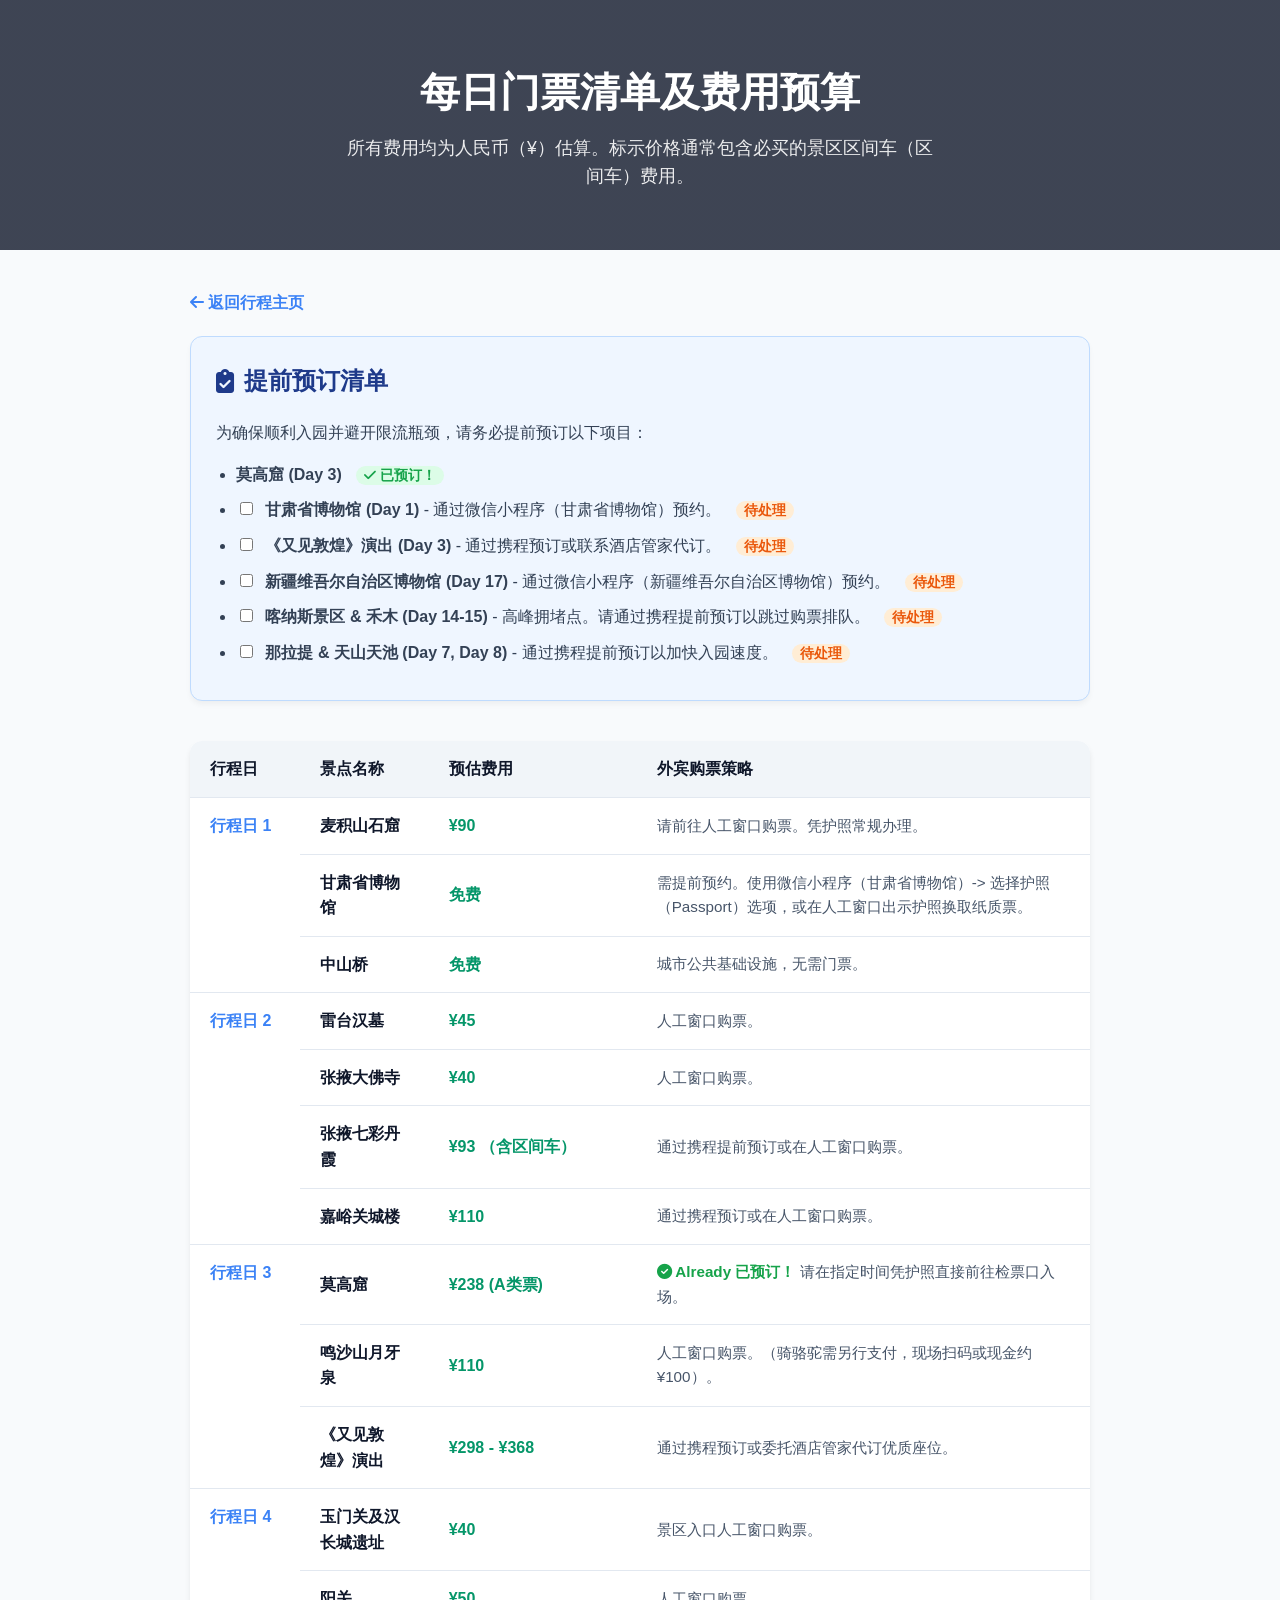
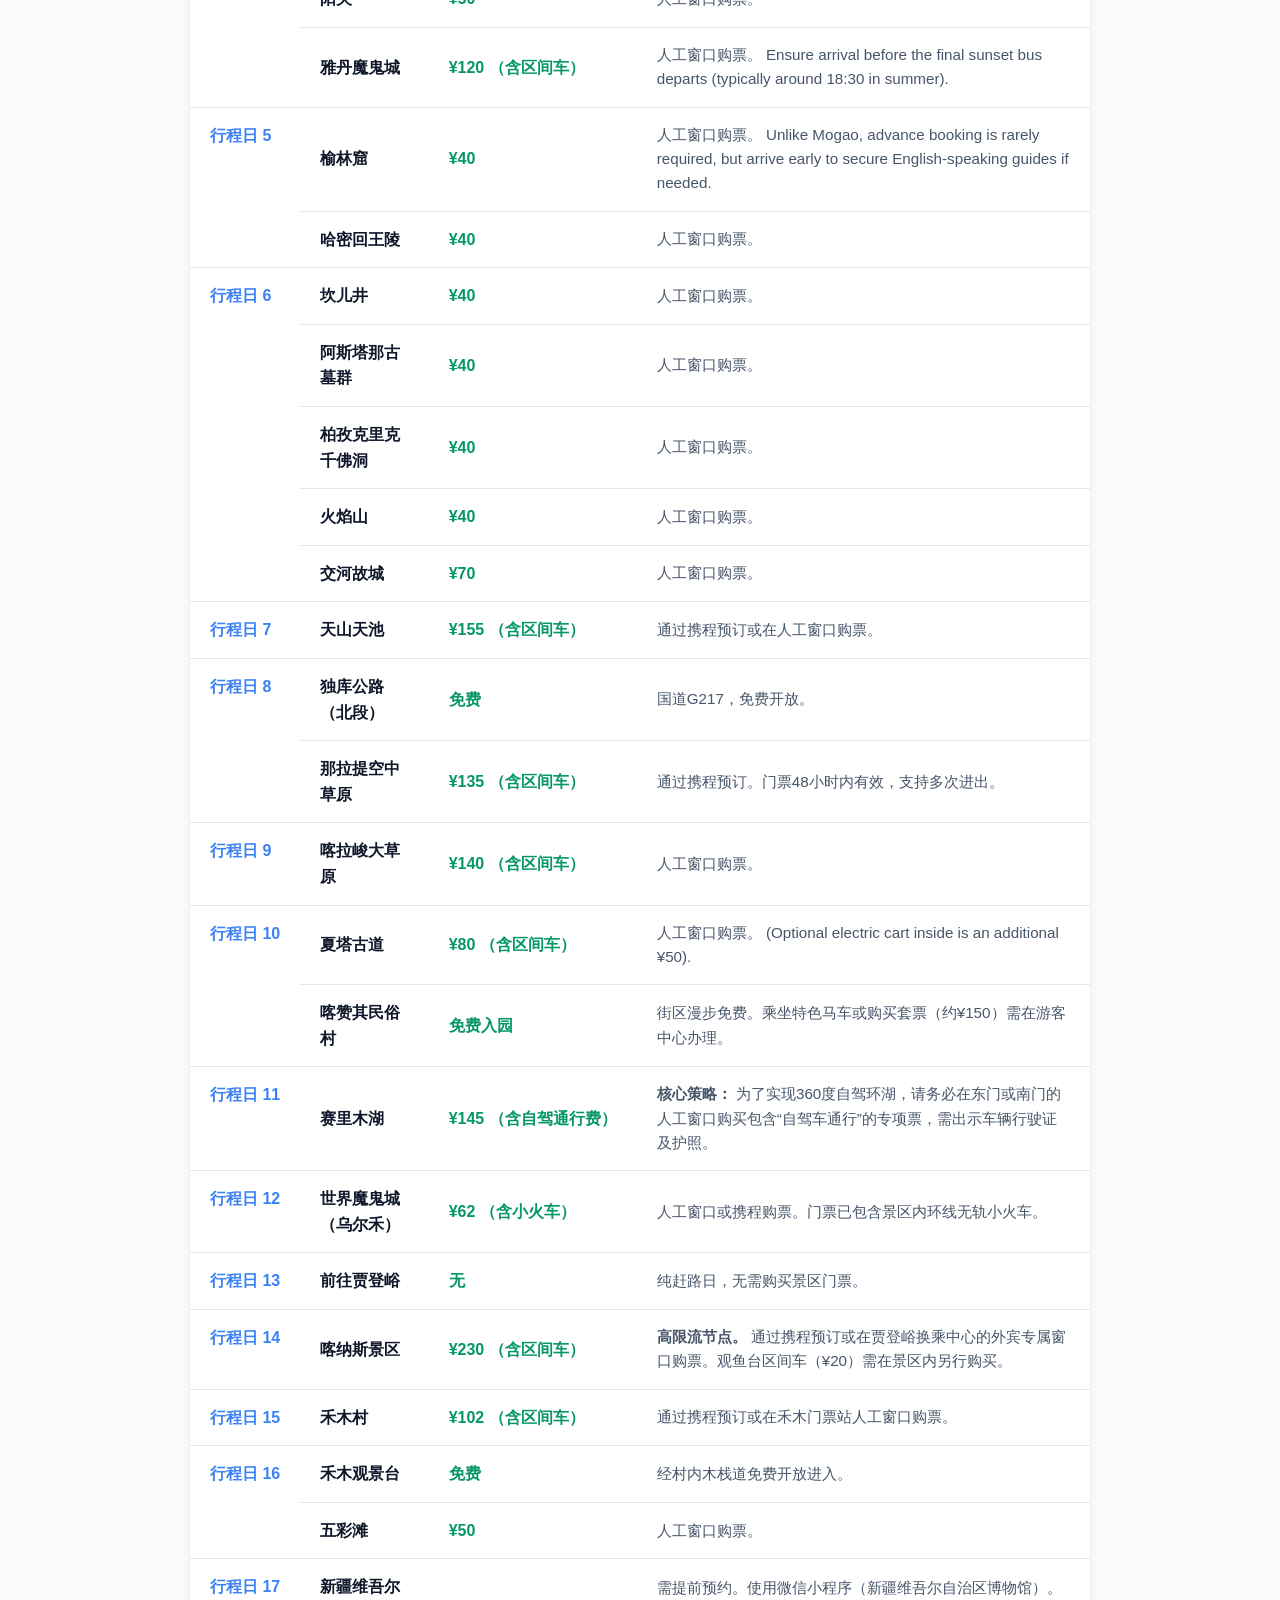
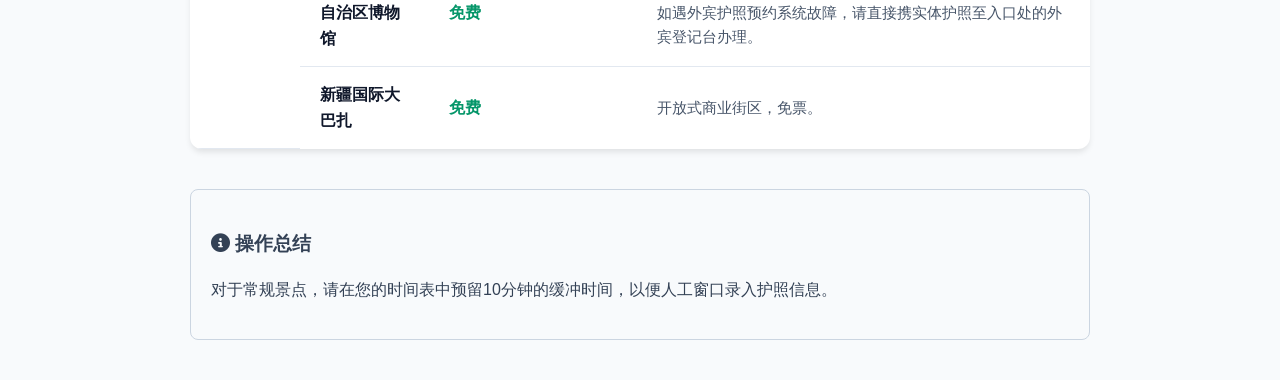
<file: ticketing.html>
<!DOCTYPE html>
<html lang="zh-CN">
<head>
  <meta charset="UTF-8">
  <meta name="viewport" content="width=device-width, initial-scale=1.0">
  <title>每日门票清单及费用预算</title>
  <link rel="stylesheet" href="https://cdnjs.cloudflare.com/ajax/libs/font-awesome/6.4.0/css/all.min.css">
  <style>
    body {
      font-family: -apple-system, BlinkMacSystemFont, "Segoe UI", Roboto, Helvetica, Arial, sans-serif;
      line-height: 1.6;
      color: #334155;
      background-color: #f8fafc;
      margin: 0;
      padding: 0;
    }
    .header {
      background: linear-gradient(rgba(15, 23, 42, 0.8), rgba(15, 23, 42, 0.8)), url('https://images.unsplash.com/photo-1596484552834-6a58f850e0a1?auto=format&fit=crop&w=1600&q=80') center/cover;
      color: white;
      padding: 60px 20px;
      text-align: center;
    }
    .header h1 { margin: 0 0 10px 0; font-size: 2.5rem; }
    .header p { margin: 0; font-size: 1.1rem; opacity: 0.9; max-width: 600px; margin: 0 auto; }
    .container {
      max-width: 900px;
      margin: 0 auto;
      padding: 40px 20px;
    }
    
    /* Checklist Box */
    .checklist-box {
      background: #eff6ff;
      border: 1px solid #bfdbfe;
      border-radius: 12px;
      padding: 25px;
      margin-bottom: 40px;
      box-shadow: 0 4px 6px -1px rgba(0, 0, 0, 0.05);
    }
    .checklist-box h2 {
      margin-top: 0;
      color: #1e3a8a;
      display: flex;
      align-items: center;
      gap: 10px;
    }
    .checklist-box ul {
      padding-left: 20px;
      margin-bottom: 0;
    }
    .checklist-box li {
      margin-bottom: 10px;
      font-weight: 500;
    }
    .status-booked {
      color: #16a34a;
      font-weight: bold;
      background: #dcfce7;
      padding: 2px 8px;
      border-radius: 12px;
      font-size: 0.85em;
      margin-left: 10px;
    }
    .status-pending {
      color: #ea580c;
      font-weight: bold;
      background: #ffedd5;
      padding: 2px 8px;
      border-radius: 12px;
      font-size: 0.85em;
      margin-left: 10px;
    }

    /* Matrix Table */
    .table-container {
      background: white;
      border-radius: 12px;
      box-shadow: 0 4px 6px -1px rgba(0, 0, 0, 0.1);
      overflow: hidden;
      margin-bottom: 40px;
    }
    table {
      width: 100%;
      border-collapse: collapse;
    }
    th, td {
      padding: 15px 20px;
      text-align: left;
      border-bottom: 1px solid #e2e8f0;
    }
    th {
      background-color: #f1f5f9;
      color: #0f172a;
      font-weight: 600;
    }
    tr:last-child td {
      border-bottom: none;
    }
    .day-col {
      font-weight: bold;
      color: #3b82f6;
      white-space: nowrap;
      vertical-align: top;
    }
    .attr-col {
      font-weight: 600;
      color: #0f172a;
    }
    .cost-col {
      color: #059669;
      font-weight: 600;
      white-space: nowrap;
    }
    .strat-col {
      color: #475569;
      font-size: 0.95em;
    }
    
    .back-link {
      display: inline-block;
      margin-bottom: 20px;
      color: #3b82f6;
      text-decoration: none;
      font-weight: bold;
    }
    .back-link:hover {
      text-decoration: underline;
    }
    
    .summary-box {
      background: #f8fafc;
      border: 1px solid #cbd5e1;
      padding: 20px;
      border-radius: 8px;
      margin-top: 30px;
    }
    
    @media (max-width: 768px) {
      table, thead, tbody, th, td, tr {
        display: block;
      }
      thead tr {
        position: absolute;
        top: -9999px;
        left: -9999px;
      }
      tr { border-bottom: 2px solid #cbd5e1; }
      td {
        border: none;
        border-bottom: 1px solid #e2e8f0;
        position: relative;
        padding-left: 40%;
      }
      td:before {
        position: absolute;
        top: 15px;
        left: 15px;
        width: 35%;
        padding-right: 10px;
        white-space: nowrap;
        font-weight: bold;
        color: #64748b;
      }
      td:nth-of-type(1):before { content: "行程日"; }
      td:nth-of-type(2):before { content: "Attraction"; }
      td:nth-of-type(3):before { content: "Est. Cost"; }
      td:nth-of-type(4):before { content: "Strategy"; }
      .day-col { display: none; }
      tr td:nth-of-type(1) { background: #f1f5f9; padding-left: 20px; font-weight: bold; color: #3b82f6; display: flex; align-items: center; }
      tr td:nth-of-type(1):before { content: ""; display: none; }
    }
  </style>
</head>
<body>

  <div class="header">
    <h1>每日门票清单及费用预算</h1>
    <p>所有费用均为人民币（¥）估算。标示价格通常包含必买的景区区间车（区间车）费用。</p>
  </div>

  <div class="container">
    <a href="index.html" class="back-link"><i class="fa-solid fa-arrow-left"></i> 返回行程主页</a>

    <div class="checklist-box">
      <h2><i class="fa-solid fa-clipboard-check"></i> 提前预订清单</h2>
      <p>为确保顺利入园并避开限流瓶颈，请务必提前预订以下项目：</p>
      <ul id="booking-checklist">
        <li><strong>莫高窟 (Day 3)</strong> <span class="status-booked"><i class="fa-solid fa-check"></i> 已预订！</span></li>
        <li><label><input type="checkbox" style="margin-right:8px;"> <strong>甘肃省博物馆 (Day 1)</strong> - 通过微信小程序（甘肃省博物馆）预约。 <span class="status-pending">待处理</span></label></li>
        <li><label><input type="checkbox" style="margin-right:8px;"> <strong>《又见敦煌》演出 (Day 3)</strong> - 通过携程预订或联系酒店管家代订。 <span class="status-pending">待处理</span></label></li>
        <li><label><input type="checkbox" style="margin-right:8px;"> <strong>新疆维吾尔自治区博物馆 (Day 17)</strong> - 通过微信小程序（新疆维吾尔自治区博物馆）预约。 <span class="status-pending">待处理</span></label></li>
        <li><label><input type="checkbox" style="margin-right:8px;"> <strong>喀纳斯景区 & 禾木 (Day 14-15)</strong> - 高峰拥堵点。请通过携程提前预订以跳过购票排队。 <span class="status-pending">待处理</span></label></li>
        <li><label><input type="checkbox" style="margin-right:8px;"> <strong>那拉提 & 天山天池 (Day 7, Day 8)</strong> - 通过携程提前预订以加快入园速度。 <span class="status-pending">待处理</span></label></li>
      </ul>
    </div>

    <div class="table-container">
      <table>
        <thead>
          <tr>
            <th>行程日</th>
            <th>景点名称</th>
            <th>预估费用</th>
            <th>外宾购票策略</th>
          </tr>
        </thead>
        <tbody>
          <!-- 行程日 1 -->
          <tr>
            <td class="day-col" rowspan="3">行程日 1</td>
            <td class="attr-col">麦积山石窟</td>
            <td class="cost-col">¥90</td>
            <td class="strat-col">请前往人工窗口购票。凭护照常规办理。</td>
          </tr>
          <tr>
            <td class="attr-col">甘肃省博物馆</td>
            <td class="cost-col">免费</td>
            <td class="strat-col">需提前预约。使用微信小程序（甘肃省博物馆）-> 选择护照（Passport）选项，或在人工窗口出示护照换取纸质票。</td>
          </tr>
          <tr>
            <td class="attr-col">中山桥</td>
            <td class="cost-col">免费</td>
            <td class="strat-col">城市公共基础设施，无需门票。</td>
          </tr>

          <!-- 行程日 2 -->
          <tr>
            <td class="day-col" rowspan="4">行程日 2</td>
            <td class="attr-col">雷台汉墓</td>
            <td class="cost-col">¥45</td>
            <td class="strat-col">人工窗口购票。</td>
          </tr>
          <tr>
            <td class="attr-col">张掖大佛寺</td>
            <td class="cost-col">¥40</td>
            <td class="strat-col">人工窗口购票。</td>
          </tr>
          <tr>
            <td class="attr-col">张掖七彩丹霞</td>
            <td class="cost-col">¥93 （含区间车）</td>
            <td class="strat-col">通过携程提前预订或在人工窗口购票。</td>
          </tr>
          <tr>
            <td class="attr-col">嘉峪关城楼</td>
            <td class="cost-col">¥110</td>
            <td class="strat-col">通过携程预订或在人工窗口购票。</td>
          </tr>

          <!-- 行程日 3 -->
          <tr>
            <td class="day-col" rowspan="3">行程日 3</td>
            <td class="attr-col">莫高窟</td>
            <td class="cost-col">¥238 (A类票)</td>
            <td class="strat-col"><span style="color: #16a34a; font-weight: bold;"><i class="fa-solid fa-circle-check"></i> Already 已预订！</span> 请在指定时间凭护照直接前往检票口入场。</td>
          </tr>
          <tr>
            <td class="attr-col">鸣沙山月牙泉</td>
            <td class="cost-col">¥110</td>
            <td class="strat-col">人工窗口购票。（骑骆驼需另行支付，现场扫码或现金约¥100）。</td>
          </tr>
          <tr>
            <td class="attr-col">《又见敦煌》演出</td>
            <td class="cost-col">¥298 - ¥368</td>
            <td class="strat-col">通过携程预订或委托酒店管家代订优质座位。</td>
          </tr>

          <!-- 行程日 4 -->
          <tr>
            <td class="day-col" rowspan="3">行程日 4</td>
            <td class="attr-col">玉门关及汉长城遗址</td>
            <td class="cost-col">¥40</td>
            <td class="strat-col">景区入口人工窗口购票。</td>
          </tr>
          <tr>
            <td class="attr-col">阳关</td>
            <td class="cost-col">¥50</td>
            <td class="strat-col">人工窗口购票。</td>
          </tr>
          <tr>
            <td class="attr-col">雅丹魔鬼城</td>
            <td class="cost-col">¥120 （含区间车）</td>
            <td class="strat-col">人工窗口购票。 Ensure arrival before the final sunset bus departs (typically around 18:30 in summer).</td>
          </tr>

          <!-- 行程日 5 -->
          <tr>
            <td class="day-col" rowspan="2">行程日 5</td>
            <td class="attr-col">榆林窟</td>
            <td class="cost-col">¥40</td>
            <td class="strat-col">人工窗口购票。 Unlike Mogao, advance booking is rarely required, but arrive early to secure English-speaking guides if needed.</td>
          </tr>
          <tr>
            <td class="attr-col">哈密回王陵</td>
            <td class="cost-col">¥40</td>
            <td class="strat-col">人工窗口购票。</td>
          </tr>

          <!-- 行程日 6 -->
          <tr>
            <td class="day-col" rowspan="5">行程日 6</td>
            <td class="attr-col">坎儿井</td>
            <td class="cost-col">¥40</td>
            <td class="strat-col">人工窗口购票。</td>
          </tr>
          <tr>
            <td class="attr-col">阿斯塔那古墓群</td>
            <td class="cost-col">¥40</td>
            <td class="strat-col">人工窗口购票。</td>
          </tr>
          <tr>
            <td class="attr-col">柏孜克里克千佛洞</td>
            <td class="cost-col">¥40</td>
            <td class="strat-col">人工窗口购票。</td>
          </tr>
          <tr>
            <td class="attr-col">火焰山</td>
            <td class="cost-col">¥40</td>
            <td class="strat-col">人工窗口购票。</td>
          </tr>
          <tr>
            <td class="attr-col">交河故城</td>
            <td class="cost-col">¥70</td>
            <td class="strat-col">人工窗口购票。</td>
          </tr>

          <!-- 行程日 7 -->
          <tr>
            <td class="day-col">行程日 7</td>
            <td class="attr-col">天山天池</td>
            <td class="cost-col">¥155 （含区间车）</td>
            <td class="strat-col">通过携程预订或在人工窗口购票。</td>
          </tr>

          <!-- 行程日 8 -->
          <tr>
            <td class="day-col" rowspan="2">行程日 8</td>
            <td class="attr-col">独库公路（北段）</td>
            <td class="cost-col">免费</td>
            <td class="strat-col">国道G217，免费开放。</td>
          </tr>
          <tr>
            <td class="attr-col">那拉提空中草原</td>
            <td class="cost-col">¥135 （含区间车）</td>
            <td class="strat-col">通过携程预订。门票48小时内有效，支持多次进出。</td>
          </tr>

          <!-- 行程日 9 -->
          <tr>
            <td class="day-col">行程日 9</td>
            <td class="attr-col">喀拉峻大草原</td>
            <td class="cost-col">¥140 （含区间车）</td>
            <td class="strat-col">人工窗口购票。</td>
          </tr>

          <!-- 行程日 10 -->
          <tr>
            <td class="day-col" rowspan="2">行程日 10</td>
            <td class="attr-col">夏塔古道</td>
            <td class="cost-col">¥80 （含区间车）</td>
            <td class="strat-col">人工窗口购票。 (Optional electric cart inside is an additional ¥50).</td>
          </tr>
          <tr>
            <td class="attr-col">喀赞其民俗村</td>
            <td class="cost-col">免费入园</td>
            <td class="strat-col">街区漫步免费。乘坐特色马车或购买套票（约¥150）需在游客中心办理。</td>
          </tr>

          <!-- 行程日 11 -->
          <tr>
            <td class="day-col">行程日 11</td>
            <td class="attr-col">赛里木湖</td>
            <td class="cost-col">¥145 （含自驾通行费）</td>
            <td class="strat-col"><b>核心策略：</b> 为了实现360度自驾环湖，请务必在东门或南门的人工窗口购买包含“自驾车通行”的专项票，需出示车辆行驶证及护照。</td>
          </tr>

          <!-- 行程日 12 -->
          <tr>
            <td class="day-col">行程日 12</td>
            <td class="attr-col">世界魔鬼城（乌尔禾）</td>
            <td class="cost-col">¥62 （含小火车）</td>
            <td class="strat-col">人工窗口或携程购票。门票已包含景区内环线无轨小火车。</td>
          </tr>

          <!-- 行程日 13 -->
          <tr>
            <td class="day-col">行程日 13</td>
            <td class="attr-col">前往贾登峪</td>
            <td class="cost-col">无</td>
            <td class="strat-col">纯赶路日，无需购买景区门票。</td>
          </tr>

          <!-- 行程日 14 -->
          <tr>
            <td class="day-col">行程日 14</td>
            <td class="attr-col">喀纳斯景区</td>
            <td class="cost-col">¥230 （含区间车）</td>
            <td class="strat-col"><b>高限流节点。</b> 通过携程预订或在贾登峪换乘中心的外宾专属窗口购票。观鱼台区间车（¥20）需在景区内另行购买。</td>
          </tr>

          <!-- 行程日 15 -->
          <tr>
            <td class="day-col">行程日 15</td>
            <td class="attr-col">禾木村</td>
            <td class="cost-col">¥102 （含区间车）</td>
            <td class="strat-col">通过携程预订或在禾木门票站人工窗口购票。</td>
          </tr>

          <!-- 行程日 16 -->
          <tr>
            <td class="day-col" rowspan="2">行程日 16</td>
            <td class="attr-col">禾木观景台</td>
            <td class="cost-col">免费</td>
            <td class="strat-col">经村内木栈道免费开放进入。</td>
          </tr>
          <tr>
            <td class="attr-col">五彩滩</td>
            <td class="cost-col">¥50</td>
            <td class="strat-col">人工窗口购票。</td>
          </tr>

          <!-- 行程日 17 -->
          <tr>
            <td class="day-col" rowspan="2">行程日 17</td>
            <td class="attr-col">新疆维吾尔自治区博物馆</td>
            <td class="cost-col">免费</td>
            <td class="strat-col">需提前预约。使用微信小程序（新疆维吾尔自治区博物馆）。如遇外宾护照预约系统故障，请直接携实体护照至入口处的外宾登记台办理。</td>
          </tr>
          <tr>
            <td class="attr-col">新疆国际大巴扎</td>
            <td class="cost-col">免费</td>
            <td class="strat-col">开放式商业街区，免票。</td>
          </tr>

        </tbody>
      </table>
    </div>

    <div class="summary-box">
      <h3><i class="fa-solid fa-circle-info"></i> 操作总结</h3>
      <p>对于常规景点，请在您的时间表中预留10分钟的缓冲时间，以便人工窗口录入护照信息。</p>
    </div>

  </div>
  <script>
    document.addEventListener('DOMContentLoaded', () => {
      const checkboxes = document.querySelectorAll('#booking-checklist input[type="checkbox"]');
      checkboxes.forEach((cb, index) => {
        const saved = localStorage.getItem('booking_cb_' + index);
        if(saved === 'true') {
          cb.checked = true;
          cb.parentElement.querySelector('.status-pending').textContent = '已完成';
          cb.parentElement.querySelector('.status-pending').style.color = '#10b981';
        }
        cb.addEventListener('change', () => {
          localStorage.setItem('booking_cb_' + index, cb.checked);
          const status = cb.parentElement.querySelector('.status-pending');
          if (cb.checked) {
            status.textContent = '已完成';
            status.style.color = '#10b981';
          } else {
            status.textContent = '待处理';
            status.style.color = '#e11d48';
          }
        });
      });
    });
  </script>
</body>
</html>
</file>
